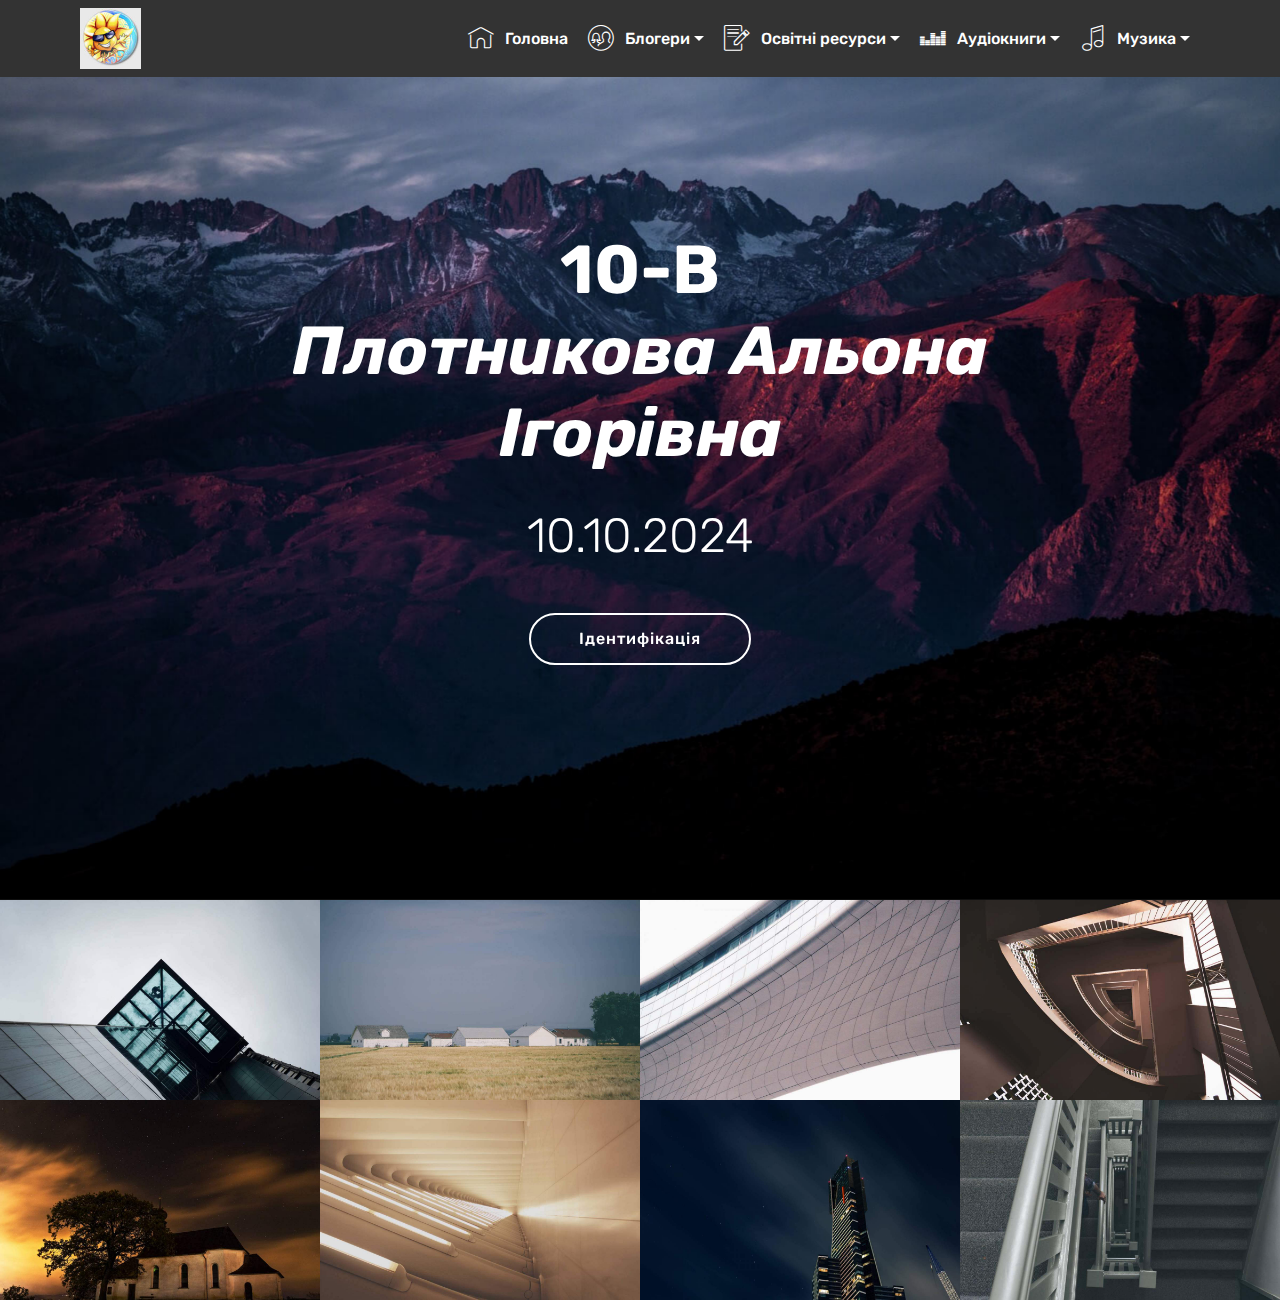
<file: index.html>
<!DOCTYPE html>
<html >
<head>
  <!-- Site made with Mobirise Website Builder v4.7.8, https://mobirise.com -->
  <meta charset="UTF-8">
  <meta http-equiv="X-UA-Compatible" content="IE=edge">
  <meta name="generator" content="Mobirise v4.7.8, mobirise.com">
  <meta name="viewport" content="width=device-width, initial-scale=1, minimum-scale=1">
  <link rel="shortcut icon" href="assets/images/sunny-122x122.jpg" type="image/x-icon">
  <meta name="description" content="Головна">
  <title>Головна</title>
  <link rel="stylesheet" href="assets/web/assets/mobirise-icons/mobirise-icons.css">
  <link rel="stylesheet" href="assets/tether/tether.min.css">
  <link rel="stylesheet" href="assets/bootstrap/css/bootstrap.min.css">
  <link rel="stylesheet" href="assets/bootstrap/css/bootstrap-grid.min.css">
  <link rel="stylesheet" href="assets/bootstrap/css/bootstrap-reboot.min.css">
  <link rel="stylesheet" href="assets/dropdown/css/style.css">
  <link rel="stylesheet" href="assets/socicon/css/styles.css">
  <link rel="stylesheet" href="assets/theme/css/style.css">
  <link rel="stylesheet" href="assets/gallery/style.css">
  <link rel="stylesheet" href="assets/mobirise/css/mbr-additional.css" type="text/css">
  
  
  
</head>
<body>
  <section class="menu cid-qTkzRZLJNu" once="menu" id="menu1-0">

    

    <nav class="navbar navbar-expand beta-menu navbar-dropdown align-items-center navbar-fixed-top navbar-toggleable-sm">
        <button class="navbar-toggler navbar-toggler-right" type="button" data-toggle="collapse" data-target="#navbarSupportedContent" aria-controls="navbarSupportedContent" aria-expanded="false" aria-label="Toggle navigation">
            <div class="hamburger">
                <span></span>
                <span></span>
                <span></span>
                <span></span>
            </div>
        </button>
        <div class="menu-logo">
            <div class="navbar-brand">
                <span class="navbar-logo">
                    
                         <img src="assets/images/sunny-122x122.jpg" alt="" title="" style="height: 3.8rem;">
                    
                </span>
                <span class="navbar-caption-wrap"><a class="navbar-caption text-white display-4" href="https://mobirise.com"></a></span>
            </div>
        </div>
        <div class="collapse navbar-collapse" id="navbarSupportedContent">
            <ul class="navbar-nav nav-dropdown nav-right" data-app-modern-menu="true"><li class="nav-item">
                    <a class="nav-link link text-white display-7" href="index.html">
                        <span class="mbri-home mbr-iconfont mbr-iconfont-btn"></span>
                        Головна</a>
                </li><li class="nav-item dropdown"><a class="nav-link link text-white dropdown-toggle display-7" href="https://mobirise.com" data-toggle="dropdown-submenu" aria-expanded="false"><span class="mbri-users mbr-iconfont mbr-iconfont-btn"></span>
                        Блогери</a><div class="dropdown-menu"><a class="text-white dropdown-item display-7" href="https://www.instagram.com/alana_venum/" target="_blank">Олена Венум</a><a class="text-white dropdown-item display-7" href="https://www.instagram.com/__samburska/?utm_source=ig_embed&ig_rid=2ecb47ff-d0c1-417d-a21e-6f97567b6ca1" aria-expanded="false" target="_blank">Таня Самбурська</a><a class="text-white dropdown-item display-7" href="https://www.instagram.com/kodzayeva/?utm_source=ig_embed&ig_rid=b804683e-ef5c-4dfc-aaa2-06a6b6b51d64" aria-expanded="false" target="_blank">Тетяна Кодзаєва</a></div></li><li class="nav-item dropdown"><a class="nav-link link text-white dropdown-toggle display-7" href="https://mobirise.com" data-toggle="dropdown-submenu" aria-expanded="false"><span class="mbri-edit mbr-iconfont mbr-iconfont-btn"></span>
                        Освітні ресурси</a><div class="dropdown-menu"><a class="text-white dropdown-item display-7" href="https://lms.e-school.net.ua/" target="_blank">Всеукраїнська школа онлайн</a><a class="text-white dropdown-item display-7" href="https://znohub.online/" target="_blank">ЗНОХАБ</a><a class="text-white dropdown-item display-7" href="https://ilearn.org.ua/" target="_blank">iLearn</a></div></li>
                <li class="nav-item dropdown">
                    <a class="nav-link link text-white dropdown-toggle display-7" href="https://mobirise.com" data-toggle="dropdown-submenu" aria-expanded="false"><span class="socicon socicon-deezer mbr-iconfont mbr-iconfont-btn"></span>
                        Аудіокниги</a><div class="dropdown-menu"><a class="text-white dropdown-item display-7" href="audio_harry_potter.html">Гаррі Поттер</a><a class="text-white dropdown-item display-7" href="audio_vse_zarady_gry.html">Все заради гри</a><a class="text-white dropdown-item display-7" href="audio_kaydasheva_simya.html">Кайдашева Сім'я</a></div>
                </li><li class="nav-item dropdown"><a class="nav-link link text-white dropdown-toggle display-7" href="https://mobirise.com" aria-expanded="false" data-toggle="dropdown-submenu"><span class="mbri-music mbr-iconfont mbr-iconfont-btn"></span>Музика</a><div class="dropdown-menu"><a class="text-white dropdown-item display-7" href="music_green_day.html" aria-expanded="false">Green day</a><a class="text-white dropdown-item display-7" href="music_msi.html" aria-expanded="false">MSI</a><a class="text-white dropdown-item display-7" href="music_mccafferty.html" aria-expanded="false">McCafferty</a></div></li></ul>
            
        </div>
    </nav>
</section>

<section class="engine"><a href="https://mobirise.me/h">create a web page</a></section><section class="cid-qTkA127IK8 mbr-fullscreen mbr-parallax-background" id="header2-1">

    

    

    <div class="container align-center">
        <div class="row justify-content-md-center">
            <div class="mbr-white col-md-10">
                <h1 class="mbr-section-title mbr-bold pb-3 mbr-fonts-style display-1">10-В<br><em>Плотникова Альона Ігорівна</em></h1>
                
                <p class="mbr-text pb-3 mbr-fonts-style display-2">10.10.2024</p>
                <div class="mbr-section-btn"><a class="btn btn-md btn-white-outline display-4" href="photo.html">Ідентифікація</a></div>
            </div>
        </div>
    </div>
    
</section>

<section class="mbr-gallery mbr-slider-carousel cid-uqsgNCTg3M" id="gallery3-r">

    

    <div>
        <div><!-- Filter --><!-- Gallery --><div class="mbr-gallery-row"><div class="mbr-gallery-layout-default"><div><div><div class="mbr-gallery-item mbr-gallery-item--pNaN" data-video-url="false" data-tags="Потрясающие"><div href="#lb-gallery3-r" data-slide-to="0" data-toggle="modal"><img src="assets/images/gallery00.jpg" alt="" title=""><span class="icon-focus"></span></div></div><div class="mbr-gallery-item mbr-gallery-item--pNaN" data-video-url="false" data-tags="Отзывчивый"><div href="#lb-gallery3-r" data-slide-to="1" data-toggle="modal"><img src="assets/images/gallery01.jpg" alt="" title=""><span class="icon-focus"></span></div></div><div class="mbr-gallery-item mbr-gallery-item--pNaN" data-video-url="false" data-tags="Творческий"><div href="#lb-gallery3-r" data-slide-to="2" data-toggle="modal"><img src="assets/images/gallery02.jpg" alt="" title=""><span class="icon-focus"></span></div></div><div class="mbr-gallery-item mbr-gallery-item--pNaN" data-video-url="false" data-tags="Анимированный"><div href="#lb-gallery3-r" data-slide-to="3" data-toggle="modal"><img src="assets/images/gallery03.jpg" alt="" title=""><span class="icon-focus"></span></div></div><div class="mbr-gallery-item mbr-gallery-item--pNaN" data-video-url="false" data-tags="Потрясающие"><div href="#lb-gallery3-r" data-slide-to="4" data-toggle="modal"><img src="assets/images/gallery04.jpg" alt="" title=""><span class="icon-focus"></span></div></div><div class="mbr-gallery-item mbr-gallery-item--pNaN" data-video-url="false" data-tags="Потрясающие"><div href="#lb-gallery3-r" data-slide-to="5" data-toggle="modal"><img src="assets/images/gallery05.jpg" alt="" title=""><span class="icon-focus"></span></div></div><div class="mbr-gallery-item mbr-gallery-item--pNaN" data-video-url="false" data-tags="Отзывчивый"><div href="#lb-gallery3-r" data-slide-to="6" data-toggle="modal"><img src="assets/images/gallery06.jpg" alt="" title=""><span class="icon-focus"></span></div></div><div class="mbr-gallery-item mbr-gallery-item--pNaN" data-video-url="false" data-tags="Анимированный"><div href="#lb-gallery3-r" data-slide-to="7" data-toggle="modal"><img src="assets/images/gallery07.jpg" alt="" title=""><span class="icon-focus"></span></div></div></div></div><div class="clearfix"></div></div></div><!-- Lightbox --><div data-app-prevent-settings="" class="mbr-slider modal fade carousel slide" tabindex="-1" data-keyboard="true" data-interval="false" id="lb-gallery3-r"><div class="modal-dialog"><div class="modal-content"><div class="modal-body"><div class="carousel-inner"><div class="carousel-item active"><img src="assets/images/gallery00.jpg" alt="" title=""></div><div class="carousel-item"><img src="assets/images/gallery01.jpg" alt="" title=""></div><div class="carousel-item"><img src="assets/images/gallery02.jpg" alt="" title=""></div><div class="carousel-item"><img src="assets/images/gallery03.jpg" alt="" title=""></div><div class="carousel-item"><img src="assets/images/gallery04.jpg" alt="" title=""></div><div class="carousel-item"><img src="assets/images/gallery05.jpg" alt="" title=""></div><div class="carousel-item"><img src="assets/images/gallery06.jpg" alt="" title=""></div><div class="carousel-item"><img src="assets/images/gallery07.jpg" alt="" title=""></div></div><a class="carousel-control carousel-control-prev" role="button" data-slide="prev" href="#lb-gallery3-r"><span class="mbri-left mbr-iconfont" aria-hidden="true"></span><span class="sr-only">Previous</span></a><a class="carousel-control carousel-control-next" role="button" data-slide="next" href="#lb-gallery3-r"><span class="mbri-right mbr-iconfont" aria-hidden="true"></span><span class="sr-only">Next</span></a><a class="close" href="#" role="button" data-dismiss="modal"><span class="sr-only">Close</span></a></div></div></div></div></div>
    </div>

</section>


  <script src="assets/web/assets/jquery/jquery.min.js"></script>
  <script src="assets/popper/popper.min.js"></script>
  <script src="assets/tether/tether.min.js"></script>
  <script src="assets/bootstrap/js/bootstrap.min.js"></script>
  <script src="assets/smoothscroll/smooth-scroll.js"></script>
  <script src="assets/dropdown/js/script.min.js"></script>
  <script src="assets/touchswipe/jquery.touch-swipe.min.js"></script>
  <script src="assets/masonry/masonry.pkgd.min.js"></script>
  <script src="assets/imagesloaded/imagesloaded.pkgd.min.js"></script>
  <script src="assets/bootstrapcarouselswipe/bootstrap-carousel-swipe.js"></script>
  <script src="assets/vimeoplayer/jquery.mb.vimeo_player.js"></script>
  <script src="assets/parallax/jarallax.min.js"></script>
  <script src="assets/theme/js/script.js"></script>
  <script src="assets/gallery/player.min.js"></script>
  <script src="assets/gallery/script.js"></script>
  <script src="assets/slidervideo/script.js"></script>
  
  
</body>
</html>
</file>
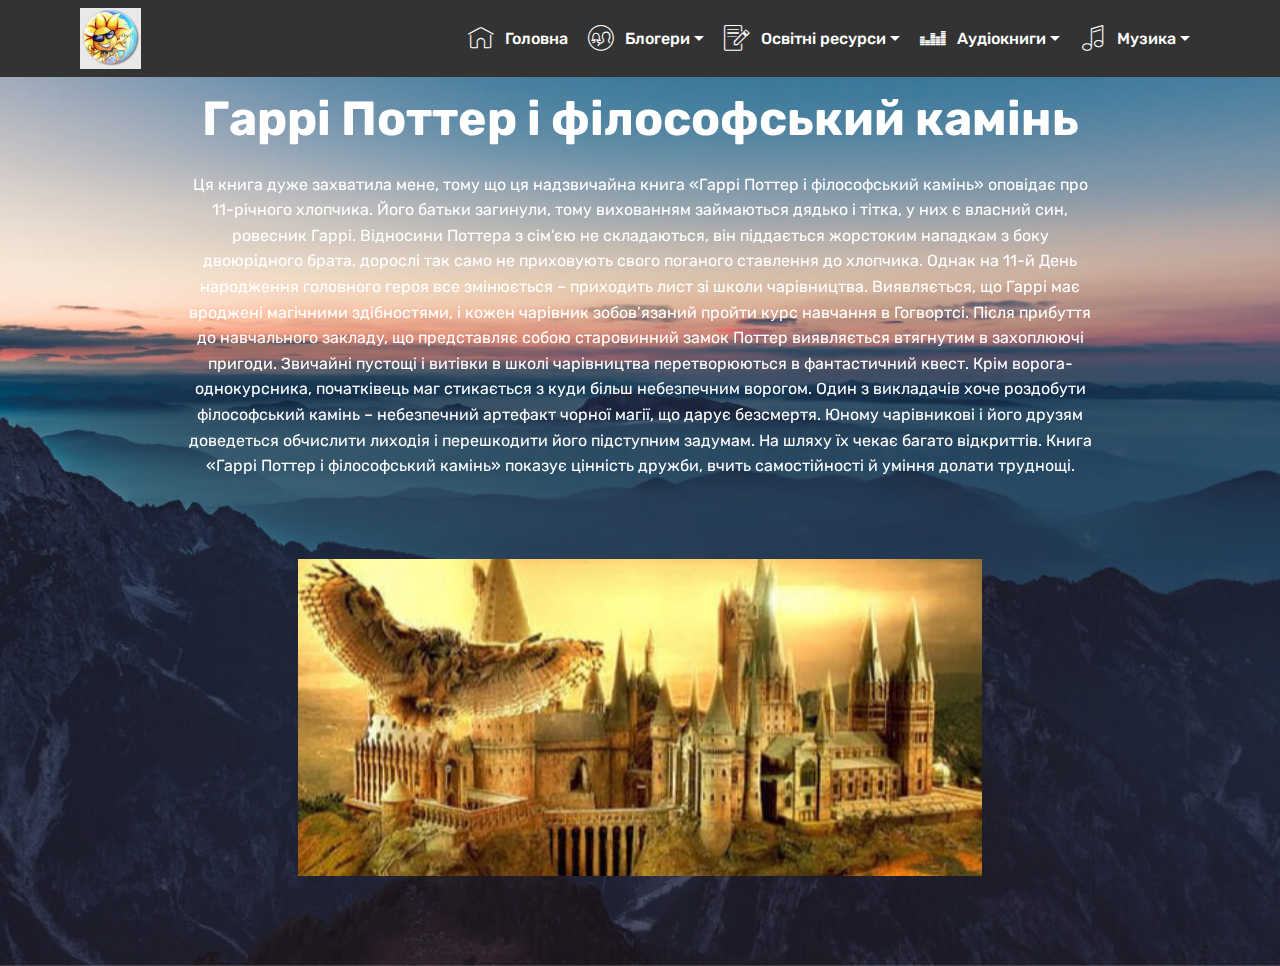
<file: audio_harry_potter.html>
<!DOCTYPE html>
<html >
<head>
  <!-- Site made with Mobirise Website Builder v4.7.8, https://mobirise.com -->
  <meta charset="UTF-8">
  <meta http-equiv="X-UA-Compatible" content="IE=edge">
  <meta name="generator" content="Mobirise v4.7.8, mobirise.com">
  <meta name="viewport" content="width=device-width, initial-scale=1, minimum-scale=1">
  <link rel="shortcut icon" href="assets/images/sunny-122x122.jpg" type="image/x-icon">
  <meta name="description" content="Аудіокнига Гаррі Поттер">
  <title>Аудіокнига Гаррі Поттер</title>
  <link rel="stylesheet" href="assets/web/assets/mobirise-icons/mobirise-icons.css">
  <link rel="stylesheet" href="assets/tether/tether.min.css">
  <link rel="stylesheet" href="assets/bootstrap/css/bootstrap.min.css">
  <link rel="stylesheet" href="assets/bootstrap/css/bootstrap-grid.min.css">
  <link rel="stylesheet" href="assets/bootstrap/css/bootstrap-reboot.min.css">
  <link rel="stylesheet" href="assets/socicon/css/styles.css">
  <link rel="stylesheet" href="assets/dropdown/css/style.css">
  <link rel="stylesheet" href="assets/theme/css/style.css">
  <link rel="stylesheet" href="assets/mobirise/css/mbr-additional.css" type="text/css">
  
  
  
</head>
<body>
  <section class="menu cid-qTkzRZLJNu" once="menu" id="menu1-9">

    

    <nav class="navbar navbar-expand beta-menu navbar-dropdown align-items-center navbar-fixed-top navbar-toggleable-sm">
        <button class="navbar-toggler navbar-toggler-right" type="button" data-toggle="collapse" data-target="#navbarSupportedContent" aria-controls="navbarSupportedContent" aria-expanded="false" aria-label="Toggle navigation">
            <div class="hamburger">
                <span></span>
                <span></span>
                <span></span>
                <span></span>
            </div>
        </button>
        <div class="menu-logo">
            <div class="navbar-brand">
                <span class="navbar-logo">
                    
                         <img src="assets/images/sunny-122x122.jpg" alt="" title="" style="height: 3.8rem;">
                    
                </span>
                <span class="navbar-caption-wrap"><a class="navbar-caption text-white display-4" href="https://mobirise.com"></a></span>
            </div>
        </div>
        <div class="collapse navbar-collapse" id="navbarSupportedContent">
            <ul class="navbar-nav nav-dropdown nav-right" data-app-modern-menu="true"><li class="nav-item">
                    <a class="nav-link link text-white display-7" href="index.html">
                        <span class="mbri-home mbr-iconfont mbr-iconfont-btn"></span>
                        Головна</a>
                </li><li class="nav-item dropdown"><a class="nav-link link text-white dropdown-toggle display-7" href="https://mobirise.com" data-toggle="dropdown-submenu" aria-expanded="false"><span class="mbri-users mbr-iconfont mbr-iconfont-btn"></span>
                        Блогери</a><div class="dropdown-menu"><a class="text-white dropdown-item display-7" href="https://www.instagram.com/alana_venum/" target="_blank">Олена Венум</a><a class="text-white dropdown-item display-7" href="https://www.instagram.com/__samburska/?utm_source=ig_embed&ig_rid=2ecb47ff-d0c1-417d-a21e-6f97567b6ca1" aria-expanded="false" target="_blank">Таня Самбурська</a><a class="text-white dropdown-item display-7" href="https://www.instagram.com/kodzayeva/?utm_source=ig_embed&ig_rid=b804683e-ef5c-4dfc-aaa2-06a6b6b51d64" aria-expanded="false" target="_blank">Тетяна Кодзаєва</a></div></li><li class="nav-item dropdown"><a class="nav-link link text-white dropdown-toggle display-7" href="https://mobirise.com" data-toggle="dropdown-submenu" aria-expanded="false"><span class="mbri-edit mbr-iconfont mbr-iconfont-btn"></span>
                        Освітні ресурси</a><div class="dropdown-menu"><a class="text-white dropdown-item display-7" href="https://lms.e-school.net.ua/" target="_blank">Всеукраїнська школа онлайн</a><a class="text-white dropdown-item display-7" href="https://znohub.online/" target="_blank">ЗНОХАБ</a><a class="text-white dropdown-item display-7" href="https://ilearn.org.ua/" target="_blank">iLearn</a></div></li>
                <li class="nav-item dropdown">
                    <a class="nav-link link text-white dropdown-toggle display-7" href="https://mobirise.com" data-toggle="dropdown-submenu" aria-expanded="false"><span class="socicon socicon-deezer mbr-iconfont mbr-iconfont-btn"></span>
                        Аудіокниги</a><div class="dropdown-menu"><a class="text-white dropdown-item display-7" href="audio_harry_potter.html">Гаррі Поттер</a><a class="text-white dropdown-item display-7" href="audio_vse_zarady_gry.html">Все заради гри</a><a class="text-white dropdown-item display-7" href="audio_kaydasheva_simya.html">Кайдашева Сім'я</a></div>
                </li><li class="nav-item dropdown"><a class="nav-link link text-white dropdown-toggle display-7" href="https://mobirise.com" aria-expanded="false" data-toggle="dropdown-submenu"><span class="mbri-music mbr-iconfont mbr-iconfont-btn"></span>Музика</a><div class="dropdown-menu"><a class="text-white dropdown-item display-7" href="music_green_day.html" aria-expanded="false">Green day</a><a class="text-white dropdown-item display-7" href="music_msi.html" aria-expanded="false">MSI</a><a class="text-white dropdown-item display-7" href="music_mccafferty.html" aria-expanded="false">McCafferty</a></div></li></ul>
            
        </div>
    </nav>
</section>

<section class="engine"><a href="https://mobirise.me/n">free landing page html templates</a></section><section class="header4 cid-uqrUqmzZxT mbr-parallax-background" id="header4-a">

    

    

    <div class="container">
        <div class="row justify-content-md-center">
            <div class="media-content col-md-10">
                <h1 class="mbr-section-title align-center mbr-white pb-3 mbr-bold mbr-fonts-style display-2">Гаррі Поттер і філософський камінь</h1>
                
                <div class="mbr-text align-center mbr-white pb-3">
                    <p class="mbr-text mbr-fonts-style display-7">Ця книга дуже захватила мене, тому що ця надзвичайна книга «Гаррі Поттер і філософський камінь» оповідає про 11-річного хлопчика. Його батьки загинули, тому вихованням займаються дядько і тітка, у них є власний син, ровесник Гаррі. Відносини Поттера з сім’єю не складаються, він піддається жорстоким нападкам з боку двоюрідного брата, дорослі так само не приховують свого поганого ставлення до хлопчика. Однак на 11-й День народження головного героя все змінюється – приходить лист зі школи чарівництва. Виявляється, що Гаррі має вроджені магічними здібностями, і кожен чарівник зобов’язаний пройти курс навчання в Гогвортсі. Після прибуття до навчального закладу, що представляє собою старовинний замок Поттер виявляється втягнутим в захоплюючі пригоди. Звичайні пустощі і витівки в школі чарівництва перетворюються в фантастичний квест. Крім ворога-однокурсника, початківець маг стикається з куди більш небезпечним ворогом. Один з викладачів хоче роздобути філософський камінь – небезпечний артефакт чорної магії, що дарує безсмертя. Юному чарівникові і його друзям доведеться обчислити лиходія і перешкодити його підступним задумам. На шляху їх чекає багато відкриттів. Книга «Гаррі Поттер і філософський камінь» показує цінність дружби, вчить самостійності й уміння долати труднощі.
<br></p>
                </div>
                
            </div>
            <div class="mbr-figure pt-5">
                <img src="assets/images/harry-potter-1-500x355.jpg" alt="" title="" style="width: 60%;">
            </div>
        </div>
    </div>
</section>


  <script src="assets/web/assets/jquery/jquery.min.js"></script>
  <script src="assets/popper/popper.min.js"></script>
  <script src="assets/tether/tether.min.js"></script>
  <script src="assets/bootstrap/js/bootstrap.min.js"></script>
  <script src="assets/dropdown/js/script.min.js"></script>
  <script src="assets/touchswipe/jquery.touch-swipe.min.js"></script>
  <script src="assets/parallax/jarallax.min.js"></script>
  <script src="assets/smoothscroll/smooth-scroll.js"></script>
  <script src="assets/theme/js/script.js"></script>
  
  
</body>
</html>
</file>
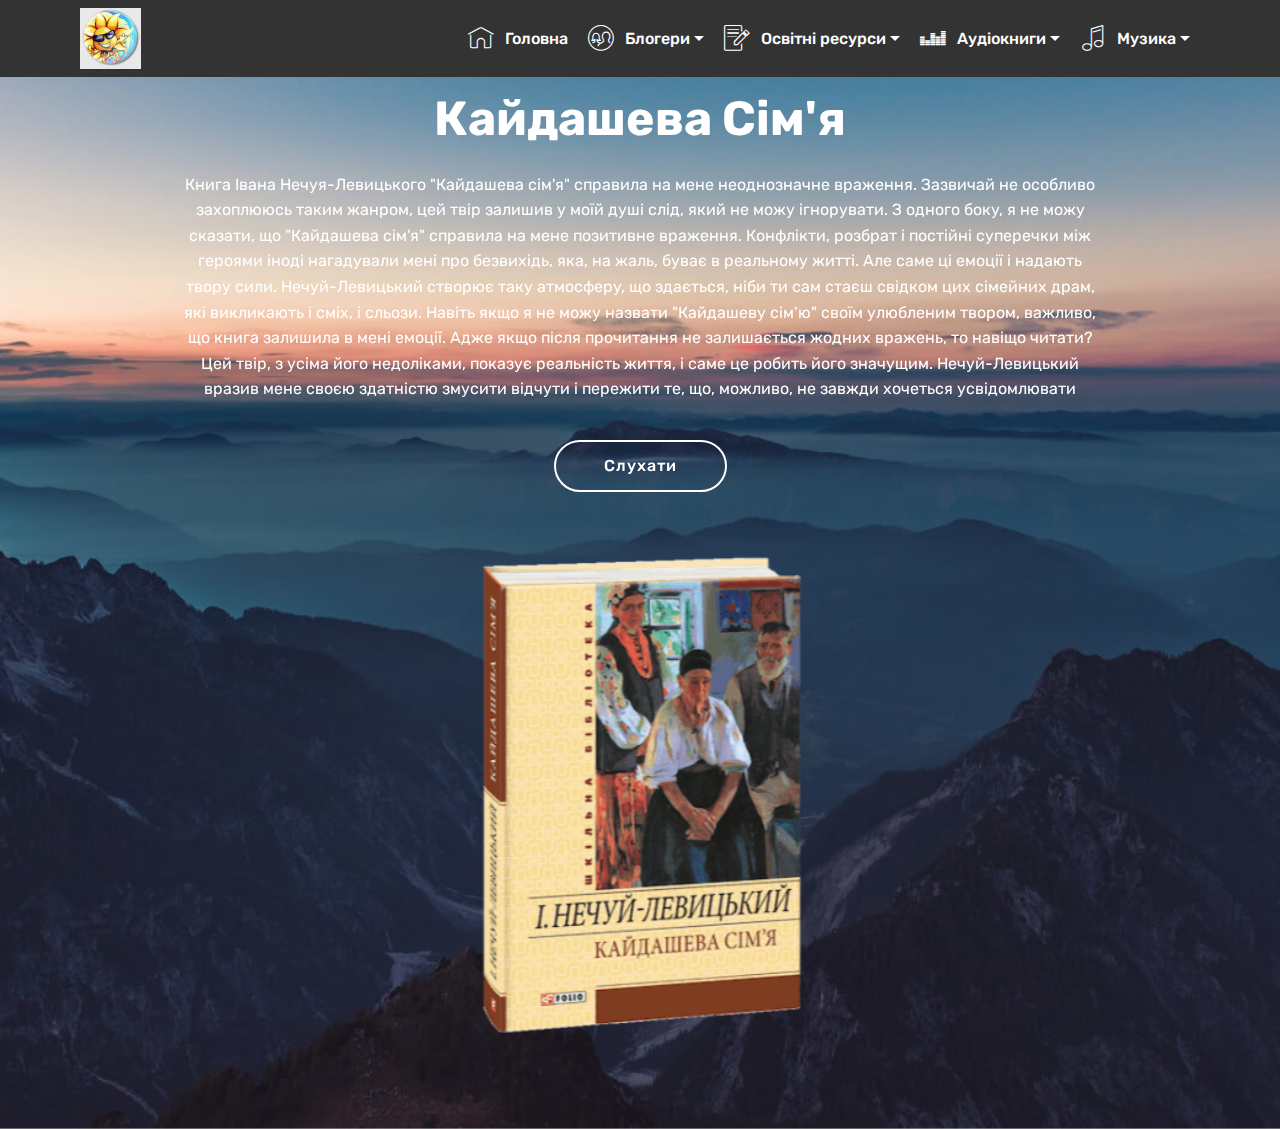
<file: audio_kaydasheva_simya.html>
<!DOCTYPE html>
<html >
<head>
  <!-- Site made with Mobirise Website Builder v4.7.8, https://mobirise.com -->
  <meta charset="UTF-8">
  <meta http-equiv="X-UA-Compatible" content="IE=edge">
  <meta name="generator" content="Mobirise v4.7.8, mobirise.com">
  <meta name="viewport" content="width=device-width, initial-scale=1, minimum-scale=1">
  <link rel="shortcut icon" href="assets/images/sunny-122x122.jpg" type="image/x-icon">
  <meta name="description" content="Аудіокнига Кайдашева Сім'я">
  <title>Аудіокнига Кайдашева Сім'я</title>
  <link rel="stylesheet" href="assets/web/assets/mobirise-icons/mobirise-icons.css">
  <link rel="stylesheet" href="assets/tether/tether.min.css">
  <link rel="stylesheet" href="assets/bootstrap/css/bootstrap.min.css">
  <link rel="stylesheet" href="assets/bootstrap/css/bootstrap-grid.min.css">
  <link rel="stylesheet" href="assets/bootstrap/css/bootstrap-reboot.min.css">
  <link rel="stylesheet" href="assets/socicon/css/styles.css">
  <link rel="stylesheet" href="assets/dropdown/css/style.css">
  <link rel="stylesheet" href="assets/theme/css/style.css">
  <link rel="stylesheet" href="assets/mobirise/css/mbr-additional.css" type="text/css">
  
  
  
</head>
<body>
  <section class="menu cid-qTkzRZLJNu" once="menu" id="menu1-d">

    

    <nav class="navbar navbar-expand beta-menu navbar-dropdown align-items-center navbar-fixed-top navbar-toggleable-sm">
        <button class="navbar-toggler navbar-toggler-right" type="button" data-toggle="collapse" data-target="#navbarSupportedContent" aria-controls="navbarSupportedContent" aria-expanded="false" aria-label="Toggle navigation">
            <div class="hamburger">
                <span></span>
                <span></span>
                <span></span>
                <span></span>
            </div>
        </button>
        <div class="menu-logo">
            <div class="navbar-brand">
                <span class="navbar-logo">
                    
                         <img src="assets/images/sunny-122x122.jpg" alt="" title="" style="height: 3.8rem;">
                    
                </span>
                <span class="navbar-caption-wrap"><a class="navbar-caption text-white display-4" href="https://mobirise.com"></a></span>
            </div>
        </div>
        <div class="collapse navbar-collapse" id="navbarSupportedContent">
            <ul class="navbar-nav nav-dropdown nav-right" data-app-modern-menu="true"><li class="nav-item">
                    <a class="nav-link link text-white display-7" href="index.html">
                        <span class="mbri-home mbr-iconfont mbr-iconfont-btn"></span>
                        Головна</a>
                </li><li class="nav-item dropdown"><a class="nav-link link text-white dropdown-toggle display-7" href="https://mobirise.com" data-toggle="dropdown-submenu" aria-expanded="false"><span class="mbri-users mbr-iconfont mbr-iconfont-btn"></span>
                        Блогери</a><div class="dropdown-menu"><a class="text-white dropdown-item display-7" href="https://www.instagram.com/alana_venum/" target="_blank">Олена Венум</a><a class="text-white dropdown-item display-7" href="https://www.instagram.com/__samburska/?utm_source=ig_embed&ig_rid=2ecb47ff-d0c1-417d-a21e-6f97567b6ca1" aria-expanded="false" target="_blank">Таня Самбурська</a><a class="text-white dropdown-item display-7" href="https://www.instagram.com/kodzayeva/?utm_source=ig_embed&ig_rid=b804683e-ef5c-4dfc-aaa2-06a6b6b51d64" aria-expanded="false" target="_blank">Тетяна Кодзаєва</a></div></li><li class="nav-item dropdown"><a class="nav-link link text-white dropdown-toggle display-7" href="https://mobirise.com" data-toggle="dropdown-submenu" aria-expanded="false"><span class="mbri-edit mbr-iconfont mbr-iconfont-btn"></span>
                        Освітні ресурси</a><div class="dropdown-menu"><a class="text-white dropdown-item display-7" href="https://lms.e-school.net.ua/" target="_blank">Всеукраїнська школа онлайн</a><a class="text-white dropdown-item display-7" href="https://znohub.online/" target="_blank">ЗНОХАБ</a><a class="text-white dropdown-item display-7" href="https://ilearn.org.ua/" target="_blank">iLearn</a></div></li>
                <li class="nav-item dropdown">
                    <a class="nav-link link text-white dropdown-toggle display-7" href="https://mobirise.com" data-toggle="dropdown-submenu" aria-expanded="false"><span class="socicon socicon-deezer mbr-iconfont mbr-iconfont-btn"></span>
                        Аудіокниги</a><div class="dropdown-menu"><a class="text-white dropdown-item display-7" href="audio_harry_potter.html">Гаррі Поттер</a><a class="text-white dropdown-item display-7" href="audio_vse_zarady_gry.html">Все заради гри</a><a class="text-white dropdown-item display-7" href="audio_kaydasheva_simya.html">Кайдашева Сім'я</a></div>
                </li><li class="nav-item dropdown"><a class="nav-link link text-white dropdown-toggle display-7" href="https://mobirise.com" aria-expanded="false" data-toggle="dropdown-submenu"><span class="mbri-music mbr-iconfont mbr-iconfont-btn"></span>Музика</a><div class="dropdown-menu"><a class="text-white dropdown-item display-7" href="music_green_day.html" aria-expanded="false">Green day</a><a class="text-white dropdown-item display-7" href="music_msi.html" aria-expanded="false">MSI</a><a class="text-white dropdown-item display-7" href="music_mccafferty.html" aria-expanded="false">McCafferty</a></div></li></ul>
            
        </div>
    </nav>
</section>

<section class="engine"><a href="https://mobirise.me/a">Mobirise review</a></section><section class="header4 cid-uqs1rwBPwC mbr-parallax-background" id="header4-e">

    

    

    <div class="container">
        <div class="row justify-content-md-center">
            <div class="media-content col-md-10">
                <h1 class="mbr-section-title align-center mbr-white pb-3 mbr-bold mbr-fonts-style display-2">
                    Кайдашева Сім'я</h1>
                
                <div class="mbr-text align-center mbr-white pb-3">
                    <p class="mbr-text mbr-fonts-style display-7">Книга Івана Нечуя-Левицького "Кайдашева сім'я" справила на мене неоднозначне враження. Зазвичай не особливо захоплююсь таким жанром, цей твір залишив у моїй душі слід, який не можу ігнорувати. З одного боку, я не можу сказати, що "Кайдашева сім'я" справила на мене позитивне враження. Конфлікти, розбрат і постійні суперечки між героями іноді нагадували мені про безвихідь, яка, на жаль, буває в реальному житті. Але саме ці емоції і надають твору сили. Нечуй-Левицький створює таку атмосферу, що здається, ніби ти сам стаєш свідком цих сімейних драм, які викликають і сміх, і сльози.
Навіть якщо я не можу назвати "Кайдашеву сім’ю" своїм улюбленим твором, важливо, що книга залишила в мені емоції. Адже якщо після прочитання не залишається жодних вражень, то навіщо читати? Цей твір, з усіма його недоліками, показує реальність життя, і саме це робить його значущим. Нечуй-Левицький вразив мене своєю здатністю змусити відчути і пережити те, що, можливо, не завжди хочеться усвідомлювати</p>
                </div>
                <div class="mbr-section-btn align-center"><a class="btn btn-md btn-white-outline display-4" href="https://youtu.be/7uzTbP2tUpg" target="_blank">Слухати</a></div>
            </div>
            <div class="mbr-figure pt-5">
                <img src="assets/images/kaydasheva-simya-279x400.png" alt="" title="" style="width: 30%;">
            </div>
        </div>
    </div>
</section>


  <script src="assets/web/assets/jquery/jquery.min.js"></script>
  <script src="assets/popper/popper.min.js"></script>
  <script src="assets/tether/tether.min.js"></script>
  <script src="assets/bootstrap/js/bootstrap.min.js"></script>
  <script src="assets/dropdown/js/script.min.js"></script>
  <script src="assets/touchswipe/jquery.touch-swipe.min.js"></script>
  <script src="assets/parallax/jarallax.min.js"></script>
  <script src="assets/smoothscroll/smooth-scroll.js"></script>
  <script src="assets/theme/js/script.js"></script>
  
  
</body>
</html>
</file>
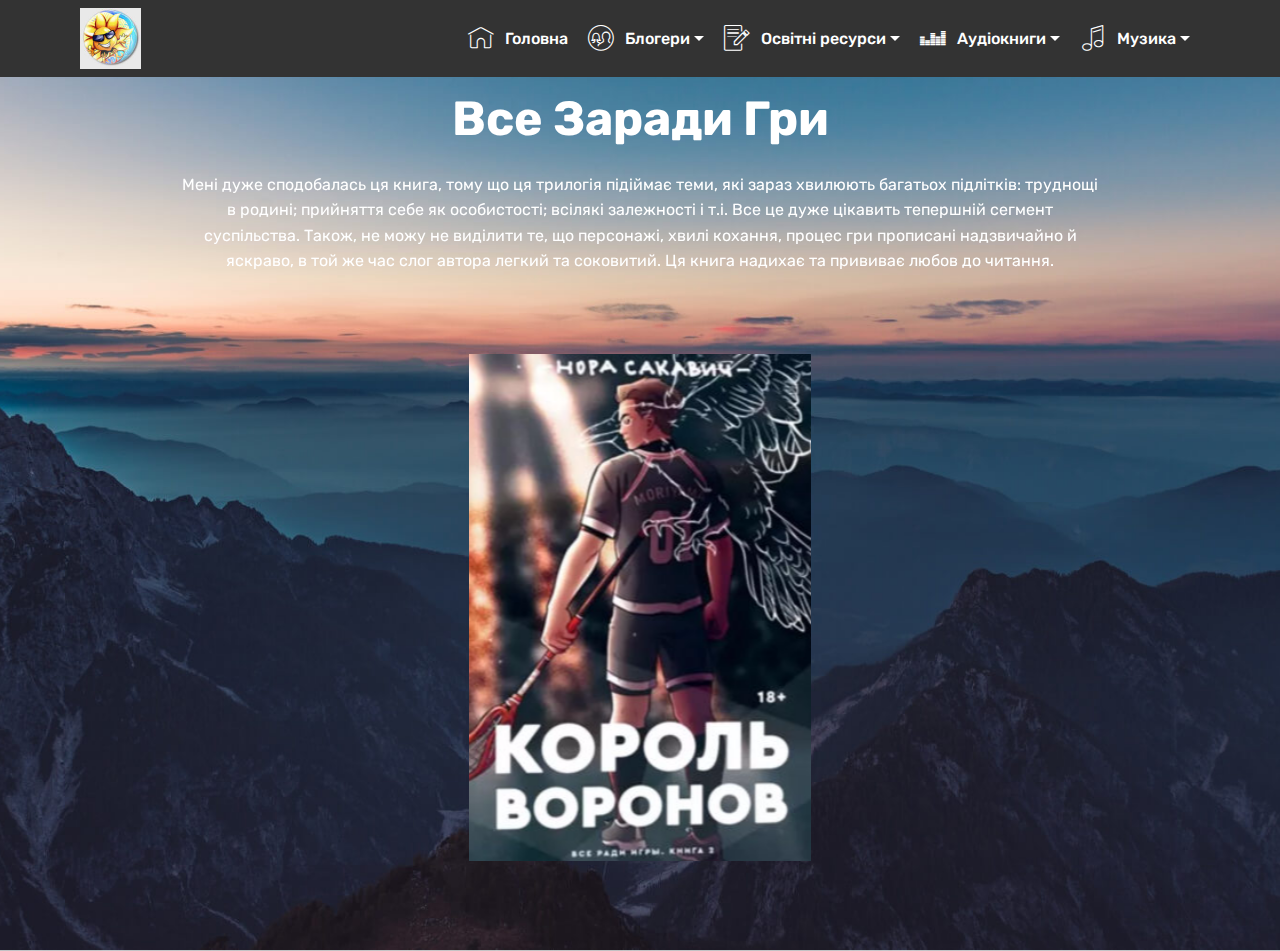
<file: audio_vse_zarady_gry.html>
<!DOCTYPE html>
<html >
<head>
  <!-- Site made with Mobirise Website Builder v4.7.8, https://mobirise.com -->
  <meta charset="UTF-8">
  <meta http-equiv="X-UA-Compatible" content="IE=edge">
  <meta name="generator" content="Mobirise v4.7.8, mobirise.com">
  <meta name="viewport" content="width=device-width, initial-scale=1, minimum-scale=1">
  <link rel="shortcut icon" href="assets/images/sunny-122x122.jpg" type="image/x-icon">
  <meta name="description" content="Аудіокнига Все Заради Гри">
  <title>Аудіокнига Все Заради Гри</title>
  <link rel="stylesheet" href="assets/web/assets/mobirise-icons/mobirise-icons.css">
  <link rel="stylesheet" href="assets/tether/tether.min.css">
  <link rel="stylesheet" href="assets/bootstrap/css/bootstrap.min.css">
  <link rel="stylesheet" href="assets/bootstrap/css/bootstrap-grid.min.css">
  <link rel="stylesheet" href="assets/bootstrap/css/bootstrap-reboot.min.css">
  <link rel="stylesheet" href="assets/socicon/css/styles.css">
  <link rel="stylesheet" href="assets/dropdown/css/style.css">
  <link rel="stylesheet" href="assets/theme/css/style.css">
  <link rel="stylesheet" href="assets/mobirise/css/mbr-additional.css" type="text/css">
  
  
  
</head>
<body>
  <section class="menu cid-qTkzRZLJNu" once="menu" id="menu1-b">

    

    <nav class="navbar navbar-expand beta-menu navbar-dropdown align-items-center navbar-fixed-top navbar-toggleable-sm">
        <button class="navbar-toggler navbar-toggler-right" type="button" data-toggle="collapse" data-target="#navbarSupportedContent" aria-controls="navbarSupportedContent" aria-expanded="false" aria-label="Toggle navigation">
            <div class="hamburger">
                <span></span>
                <span></span>
                <span></span>
                <span></span>
            </div>
        </button>
        <div class="menu-logo">
            <div class="navbar-brand">
                <span class="navbar-logo">
                    
                         <img src="assets/images/sunny-122x122.jpg" alt="" title="" style="height: 3.8rem;">
                    
                </span>
                <span class="navbar-caption-wrap"><a class="navbar-caption text-white display-4" href="https://mobirise.com"></a></span>
            </div>
        </div>
        <div class="collapse navbar-collapse" id="navbarSupportedContent">
            <ul class="navbar-nav nav-dropdown nav-right" data-app-modern-menu="true"><li class="nav-item">
                    <a class="nav-link link text-white display-7" href="index.html">
                        <span class="mbri-home mbr-iconfont mbr-iconfont-btn"></span>
                        Головна</a>
                </li><li class="nav-item dropdown"><a class="nav-link link text-white dropdown-toggle display-7" href="https://mobirise.com" data-toggle="dropdown-submenu" aria-expanded="false"><span class="mbri-users mbr-iconfont mbr-iconfont-btn"></span>
                        Блогери</a><div class="dropdown-menu"><a class="text-white dropdown-item display-7" href="https://www.instagram.com/alana_venum/" target="_blank">Олена Венум</a><a class="text-white dropdown-item display-7" href="https://www.instagram.com/__samburska/?utm_source=ig_embed&ig_rid=2ecb47ff-d0c1-417d-a21e-6f97567b6ca1" aria-expanded="false" target="_blank">Таня Самбурська</a><a class="text-white dropdown-item display-7" href="https://www.instagram.com/kodzayeva/?utm_source=ig_embed&ig_rid=b804683e-ef5c-4dfc-aaa2-06a6b6b51d64" aria-expanded="false" target="_blank">Тетяна Кодзаєва</a></div></li><li class="nav-item dropdown"><a class="nav-link link text-white dropdown-toggle display-7" href="https://mobirise.com" data-toggle="dropdown-submenu" aria-expanded="false"><span class="mbri-edit mbr-iconfont mbr-iconfont-btn"></span>
                        Освітні ресурси</a><div class="dropdown-menu"><a class="text-white dropdown-item display-7" href="https://lms.e-school.net.ua/" target="_blank">Всеукраїнська школа онлайн</a><a class="text-white dropdown-item display-7" href="https://znohub.online/" target="_blank">ЗНОХАБ</a><a class="text-white dropdown-item display-7" href="https://ilearn.org.ua/" target="_blank">iLearn</a></div></li>
                <li class="nav-item dropdown">
                    <a class="nav-link link text-white dropdown-toggle display-7" href="https://mobirise.com" data-toggle="dropdown-submenu" aria-expanded="false"><span class="socicon socicon-deezer mbr-iconfont mbr-iconfont-btn"></span>
                        Аудіокниги</a><div class="dropdown-menu"><a class="text-white dropdown-item display-7" href="audio_harry_potter.html">Гаррі Поттер</a><a class="text-white dropdown-item display-7" href="audio_vse_zarady_gry.html">Все заради гри</a><a class="text-white dropdown-item display-7" href="audio_kaydasheva_simya.html">Кайдашева Сім'я</a></div>
                </li><li class="nav-item dropdown"><a class="nav-link link text-white dropdown-toggle display-7" href="https://mobirise.com" aria-expanded="false" data-toggle="dropdown-submenu"><span class="mbri-music mbr-iconfont mbr-iconfont-btn"></span>Музика</a><div class="dropdown-menu"><a class="text-white dropdown-item display-7" href="music_green_day.html" aria-expanded="false">Green day</a><a class="text-white dropdown-item display-7" href="music_msi.html" aria-expanded="false">MSI</a><a class="text-white dropdown-item display-7" href="music_mccafferty.html" aria-expanded="false">McCafferty</a></div></li></ul>
            
        </div>
    </nav>
</section>

<section class="engine"><a href="https://mobirise.me/f">easy website creator</a></section><section class="header4 cid-uqrXs7Hv7v mbr-parallax-background" id="header4-c">

    

    

    <div class="container">
        <div class="row justify-content-md-center">
            <div class="media-content col-md-10">
                <h1 class="mbr-section-title align-center mbr-white pb-3 mbr-bold mbr-fonts-style display-2">
                    Все Заради Гри</h1>
                
                <div class="mbr-text align-center mbr-white pb-3">
                    <p class="mbr-text mbr-fonts-style display-7">Мені дуже сподобалась ця книга, тому що ця трилогія підіймає теми, які зараз хвилюють багатьох підлітків: труднощі в родині; прийняття себе як особистості; всілякі залежності і т.і. Все це дуже цікавить тепершній сегмент суспільства. Також, не можу не виділити те, що персонажі, хвилі кохання, процес гри прописані надзвичайно й яскраво, в той же час слог автора легкий та соковитий. Ця книга надихає та прививає любов до читання.</p>
                </div>
                
            </div>
            <div class="mbr-figure pt-5">
                <img src="assets/images/vse-zarady-gry-1-341x500.jpg" alt="" title="" style="width: 30%;">
            </div>
        </div>
    </div>
</section>


  <script src="assets/web/assets/jquery/jquery.min.js"></script>
  <script src="assets/popper/popper.min.js"></script>
  <script src="assets/tether/tether.min.js"></script>
  <script src="assets/bootstrap/js/bootstrap.min.js"></script>
  <script src="assets/dropdown/js/script.min.js"></script>
  <script src="assets/touchswipe/jquery.touch-swipe.min.js"></script>
  <script src="assets/parallax/jarallax.min.js"></script>
  <script src="assets/smoothscroll/smooth-scroll.js"></script>
  <script src="assets/theme/js/script.js"></script>
  
  
</body>
</html>
</file>
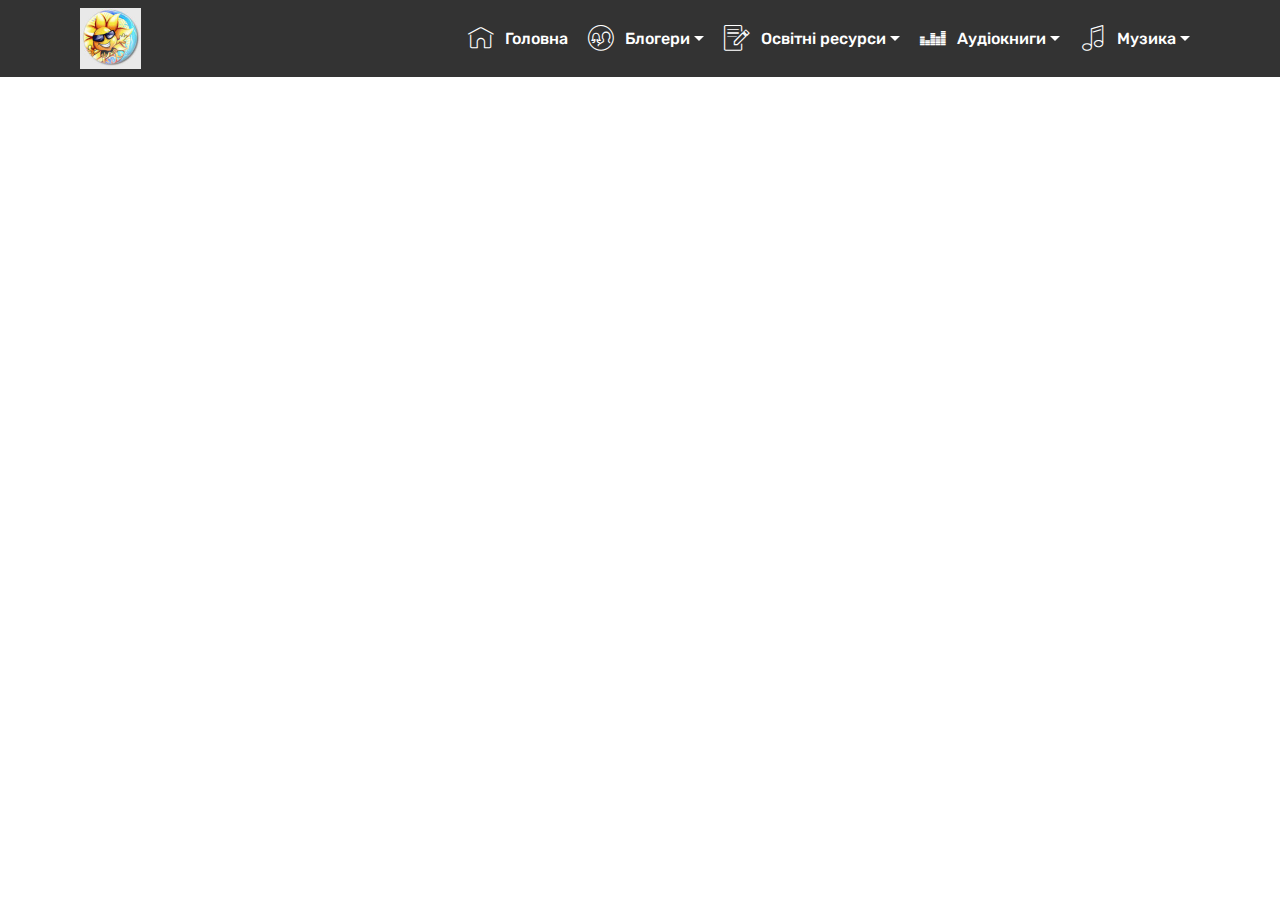
<file: music.html>
<!DOCTYPE html>
<html >
<head>
  <!-- Site made with Mobirise Website Builder v4.7.8, https://mobirise.com -->
  <meta charset="UTF-8">
  <meta http-equiv="X-UA-Compatible" content="IE=edge">
  <meta name="generator" content="Mobirise v4.7.8, mobirise.com">
  <meta name="viewport" content="width=device-width, initial-scale=1, minimum-scale=1">
  <link rel="shortcut icon" href="assets/images/sunny-122x122.jpg" type="image/x-icon">
  <meta name="description" content="Музика">
  <title>Музика</title>
  <link rel="stylesheet" href="assets/web/assets/mobirise-icons/mobirise-icons.css">
  <link rel="stylesheet" href="assets/tether/tether.min.css">
  <link rel="stylesheet" href="assets/bootstrap/css/bootstrap.min.css">
  <link rel="stylesheet" href="assets/bootstrap/css/bootstrap-grid.min.css">
  <link rel="stylesheet" href="assets/bootstrap/css/bootstrap-reboot.min.css">
  <link rel="stylesheet" href="assets/dropdown/css/style.css">
  <link rel="stylesheet" href="assets/socicon/css/styles.css">
  <link rel="stylesheet" href="assets/theme/css/style.css">
  <link rel="stylesheet" href="assets/mobirise/css/mbr-additional.css" type="text/css">
  
  
  
</head>
<body>
  <section class="menu cid-qTkzRZLJNu" once="menu" id="menu1-3">

    

    <nav class="navbar navbar-expand beta-menu navbar-dropdown align-items-center navbar-fixed-top navbar-toggleable-sm">
        <button class="navbar-toggler navbar-toggler-right" type="button" data-toggle="collapse" data-target="#navbarSupportedContent" aria-controls="navbarSupportedContent" aria-expanded="false" aria-label="Toggle navigation">
            <div class="hamburger">
                <span></span>
                <span></span>
                <span></span>
                <span></span>
            </div>
        </button>
        <div class="menu-logo">
            <div class="navbar-brand">
                <span class="navbar-logo">
                    
                         <img src="assets/images/sunny-122x122.jpg" alt="" title="" style="height: 3.8rem;">
                    
                </span>
                <span class="navbar-caption-wrap"><a class="navbar-caption text-white display-4" href="https://mobirise.com"></a></span>
            </div>
        </div>
        <div class="collapse navbar-collapse" id="navbarSupportedContent">
            <ul class="navbar-nav nav-dropdown nav-right" data-app-modern-menu="true"><li class="nav-item">
                    <a class="nav-link link text-white display-7" href="index.html">
                        <span class="mbri-home mbr-iconfont mbr-iconfont-btn"></span>
                        Головна</a>
                </li><li class="nav-item dropdown"><a class="nav-link link text-white dropdown-toggle display-7" href="https://mobirise.com" data-toggle="dropdown-submenu" aria-expanded="false"><span class="mbri-users mbr-iconfont mbr-iconfont-btn"></span>
                        Блогери</a><div class="dropdown-menu"><a class="text-white dropdown-item display-7" href="https://www.instagram.com/alana_venum/" target="_blank">Олена Венум</a><a class="text-white dropdown-item display-7" href="https://www.instagram.com/__samburska/?utm_source=ig_embed&ig_rid=2ecb47ff-d0c1-417d-a21e-6f97567b6ca1" aria-expanded="false" target="_blank">Таня Самбурська</a><a class="text-white dropdown-item display-7" href="https://www.instagram.com/kodzayeva/?utm_source=ig_embed&ig_rid=b804683e-ef5c-4dfc-aaa2-06a6b6b51d64" aria-expanded="false" target="_blank">Тетяна Кодзаєва</a></div></li><li class="nav-item dropdown"><a class="nav-link link text-white dropdown-toggle display-7" href="https://mobirise.com" data-toggle="dropdown-submenu" aria-expanded="false"><span class="mbri-edit mbr-iconfont mbr-iconfont-btn"></span>
                        Освітні ресурси</a><div class="dropdown-menu"><a class="text-white dropdown-item display-7" href="https://lms.e-school.net.ua/" target="_blank">Всеукраїнська школа онлайн</a><a class="text-white dropdown-item display-7" href="https://znohub.online/" target="_blank">ЗНОХАБ</a><a class="text-white dropdown-item display-7" href="https://ilearn.org.ua/" target="_blank">iLearn</a></div></li>
                <li class="nav-item dropdown">
                    <a class="nav-link link text-white dropdown-toggle display-7" href="https://mobirise.com" data-toggle="dropdown-submenu" aria-expanded="false"><span class="socicon socicon-deezer mbr-iconfont mbr-iconfont-btn"></span>
                        Аудіокниги</a><div class="dropdown-menu"><a class="text-white dropdown-item display-7" href="audio_harry_potter.html">Гаррі Поттер</a><a class="text-white dropdown-item display-7" href="audio_vse_zarady_gry.html">Все заради гри</a><a class="text-white dropdown-item display-7" href="audio_kaydasheva_simya.html">Кайдашева Сім'я</a></div>
                </li><li class="nav-item dropdown"><a class="nav-link link text-white dropdown-toggle display-7" href="https://mobirise.com" aria-expanded="false" data-toggle="dropdown-submenu"><span class="mbri-music mbr-iconfont mbr-iconfont-btn"></span>Музика</a><div class="dropdown-menu"><a class="text-white dropdown-item display-7" href="music_green_day.html" aria-expanded="false">Green day</a><a class="text-white dropdown-item display-7" href="music_msi.html" aria-expanded="false">MSI</a><a class="text-white dropdown-item display-7" href="music_mccafferty.html" aria-expanded="false">McCafferty</a></div></li></ul>
            
        </div>
    </nav>
</section>


  <section class="engine"><a href="https://mobirise.me/h">create a web page</a></section><script src="assets/web/assets/jquery/jquery.min.js"></script>
  <script src="assets/popper/popper.min.js"></script>
  <script src="assets/tether/tether.min.js"></script>
  <script src="assets/bootstrap/js/bootstrap.min.js"></script>
  <script src="assets/smoothscroll/smooth-scroll.js"></script>
  <script src="assets/dropdown/js/script.min.js"></script>
  <script src="assets/touchswipe/jquery.touch-swipe.min.js"></script>
  <script src="assets/theme/js/script.js"></script>
  
  
</body>
</html>
</file>
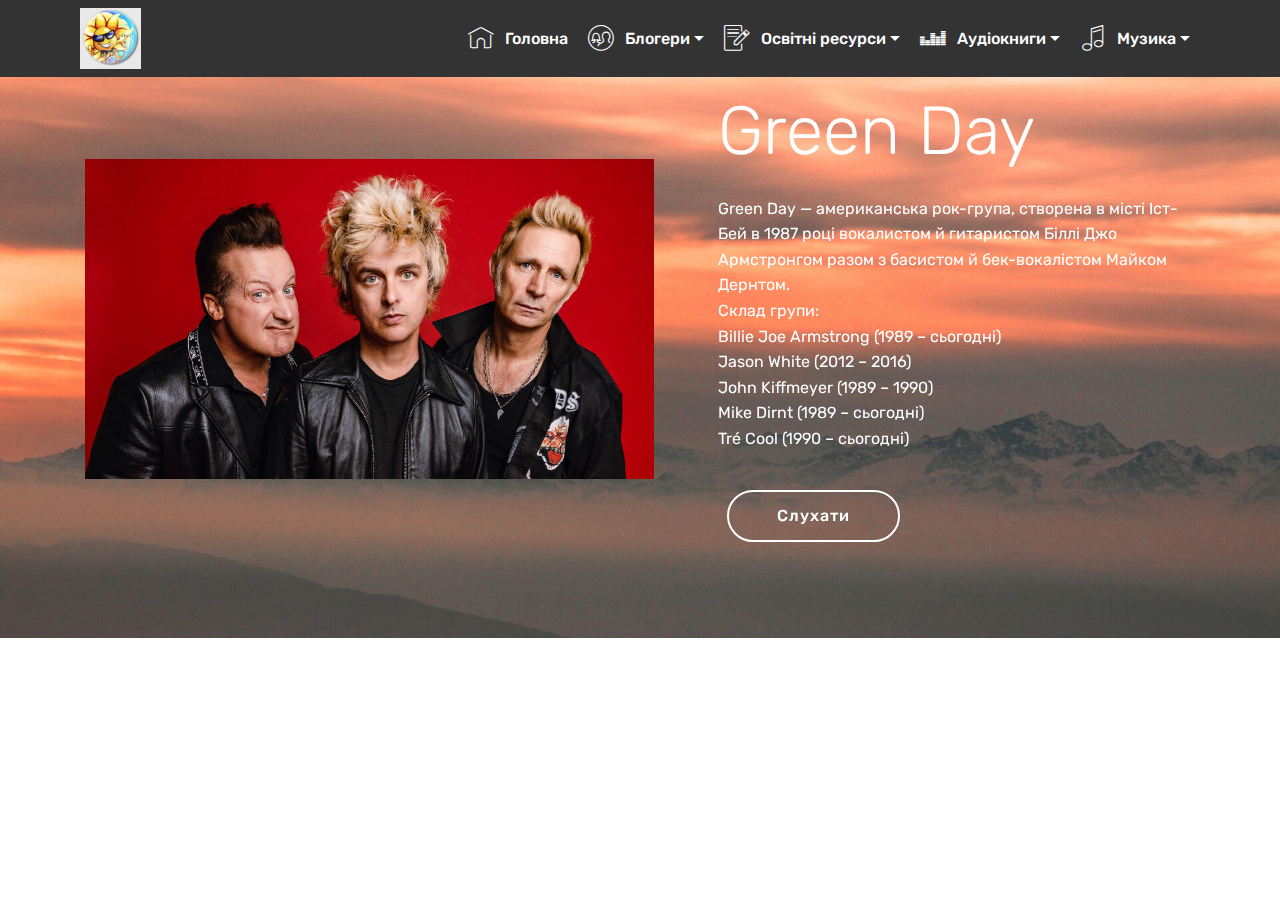
<file: music_green_day.html>
<!DOCTYPE html>
<html >
<head>
  <!-- Site made with Mobirise Website Builder v4.7.8, https://mobirise.com -->
  <meta charset="UTF-8">
  <meta http-equiv="X-UA-Compatible" content="IE=edge">
  <meta name="generator" content="Mobirise v4.7.8, mobirise.com">
  <meta name="viewport" content="width=device-width, initial-scale=1, minimum-scale=1">
  <link rel="shortcut icon" href="assets/images/sunny-122x122.jpg" type="image/x-icon">
  <meta name="description" content="Музика Green Day">
  <title>Музика Green Day</title>
  <link rel="stylesheet" href="assets/web/assets/mobirise-icons/mobirise-icons.css">
  <link rel="stylesheet" href="assets/tether/tether.min.css">
  <link rel="stylesheet" href="assets/bootstrap/css/bootstrap.min.css">
  <link rel="stylesheet" href="assets/bootstrap/css/bootstrap-grid.min.css">
  <link rel="stylesheet" href="assets/bootstrap/css/bootstrap-reboot.min.css">
  <link rel="stylesheet" href="assets/socicon/css/styles.css">
  <link rel="stylesheet" href="assets/dropdown/css/style.css">
  <link rel="stylesheet" href="assets/theme/css/style.css">
  <link rel="stylesheet" href="assets/mobirise/css/mbr-additional.css" type="text/css">
  
  
  
</head>
<body>
  <section class="menu cid-qTkzRZLJNu" once="menu" id="menu1-f">

    

    <nav class="navbar navbar-expand beta-menu navbar-dropdown align-items-center navbar-fixed-top navbar-toggleable-sm">
        <button class="navbar-toggler navbar-toggler-right" type="button" data-toggle="collapse" data-target="#navbarSupportedContent" aria-controls="navbarSupportedContent" aria-expanded="false" aria-label="Toggle navigation">
            <div class="hamburger">
                <span></span>
                <span></span>
                <span></span>
                <span></span>
            </div>
        </button>
        <div class="menu-logo">
            <div class="navbar-brand">
                <span class="navbar-logo">
                    
                         <img src="assets/images/sunny-122x122.jpg" alt="" title="" style="height: 3.8rem;">
                    
                </span>
                <span class="navbar-caption-wrap"><a class="navbar-caption text-white display-4" href="https://mobirise.com"></a></span>
            </div>
        </div>
        <div class="collapse navbar-collapse" id="navbarSupportedContent">
            <ul class="navbar-nav nav-dropdown nav-right" data-app-modern-menu="true"><li class="nav-item">
                    <a class="nav-link link text-white display-7" href="index.html">
                        <span class="mbri-home mbr-iconfont mbr-iconfont-btn"></span>
                        Головна</a>
                </li><li class="nav-item dropdown"><a class="nav-link link text-white dropdown-toggle display-7" href="https://mobirise.com" data-toggle="dropdown-submenu" aria-expanded="false"><span class="mbri-users mbr-iconfont mbr-iconfont-btn"></span>
                        Блогери</a><div class="dropdown-menu"><a class="text-white dropdown-item display-7" href="https://www.instagram.com/alana_venum/" target="_blank">Олена Венум</a><a class="text-white dropdown-item display-7" href="https://www.instagram.com/__samburska/?utm_source=ig_embed&ig_rid=2ecb47ff-d0c1-417d-a21e-6f97567b6ca1" aria-expanded="false" target="_blank">Таня Самбурська</a><a class="text-white dropdown-item display-7" href="https://www.instagram.com/kodzayeva/?utm_source=ig_embed&ig_rid=b804683e-ef5c-4dfc-aaa2-06a6b6b51d64" aria-expanded="false" target="_blank">Тетяна Кодзаєва</a></div></li><li class="nav-item dropdown"><a class="nav-link link text-white dropdown-toggle display-7" href="https://mobirise.com" data-toggle="dropdown-submenu" aria-expanded="false"><span class="mbri-edit mbr-iconfont mbr-iconfont-btn"></span>
                        Освітні ресурси</a><div class="dropdown-menu"><a class="text-white dropdown-item display-7" href="https://lms.e-school.net.ua/" target="_blank">Всеукраїнська школа онлайн</a><a class="text-white dropdown-item display-7" href="https://znohub.online/" target="_blank">ЗНОХАБ</a><a class="text-white dropdown-item display-7" href="https://ilearn.org.ua/" target="_blank">iLearn</a></div></li>
                <li class="nav-item dropdown">
                    <a class="nav-link link text-white dropdown-toggle display-7" href="https://mobirise.com" data-toggle="dropdown-submenu" aria-expanded="false"><span class="socicon socicon-deezer mbr-iconfont mbr-iconfont-btn"></span>
                        Аудіокниги</a><div class="dropdown-menu"><a class="text-white dropdown-item display-7" href="audio_harry_potter.html">Гаррі Поттер</a><a class="text-white dropdown-item display-7" href="audio_vse_zarady_gry.html">Все заради гри</a><a class="text-white dropdown-item display-7" href="audio_kaydasheva_simya.html">Кайдашева Сім'я</a></div>
                </li><li class="nav-item dropdown"><a class="nav-link link text-white dropdown-toggle display-7" href="https://mobirise.com" aria-expanded="false" data-toggle="dropdown-submenu"><span class="mbri-music mbr-iconfont mbr-iconfont-btn"></span>Музика</a><div class="dropdown-menu"><a class="text-white dropdown-item display-7" href="music_green_day.html" aria-expanded="false">Green day</a><a class="text-white dropdown-item display-7" href="music_msi.html" aria-expanded="false">MSI</a><a class="text-white dropdown-item display-7" href="music_mccafferty.html" aria-expanded="false">McCafferty</a></div></li></ul>
            
        </div>
    </nav>
</section>

<section class="engine"><a href="https://mobirise.me/f">easy site maker</a></section><section class="header3 cid-uqsbkrY31b mbr-parallax-background" id="header3-l">

    

    

    <div class="container">
        <div class="media-container-row">
            <div class="mbr-figure" style="width: 125%;">
                <img src="assets/images/green-day-1014x570.jpg" alt="" title="">
            </div>

            <div class="media-content">
                <h1 class="mbr-section-title mbr-white pb-3 mbr-fonts-style display-1">
                    Green Day</h1>
                
                <div class="mbr-section-text mbr-white pb-3 ">
                    <p class="mbr-text mbr-fonts-style display-7">
                        Green Day — американська рок-група, створена в місті Іст-Бей в 1987 році вокалистом й гитаристом Біллі Джо Армстронгом разом з басистом й бек-вокалістом Майком Дернтом. <br>Склад групи:&nbsp;<br>Billie Joe Armstrong (1989 – сьогодні)
<br>Jason White (2012 – 2016)
<br>John Kiffmeyer (1989 – 1990)
<br>Mike Dirnt (1989 – сьогодні)
<br>Tré Cool (1990 – сьогодні)</p>
                </div>
                <div class="mbr-section-btn"><a class="btn btn-md btn-white-outline display-4" href="https://www.last.fm/ru/music/Green+Day" target="_blank">Слухати</a></div>
            </div>
        </div>
    </div>

</section>


  <script src="assets/web/assets/jquery/jquery.min.js"></script>
  <script src="assets/popper/popper.min.js"></script>
  <script src="assets/tether/tether.min.js"></script>
  <script src="assets/bootstrap/js/bootstrap.min.js"></script>
  <script src="assets/dropdown/js/script.min.js"></script>
  <script src="assets/touchswipe/jquery.touch-swipe.min.js"></script>
  <script src="assets/parallax/jarallax.min.js"></script>
  <script src="assets/smoothscroll/smooth-scroll.js"></script>
  <script src="assets/theme/js/script.js"></script>
  
  
</body>
</html>
</file>
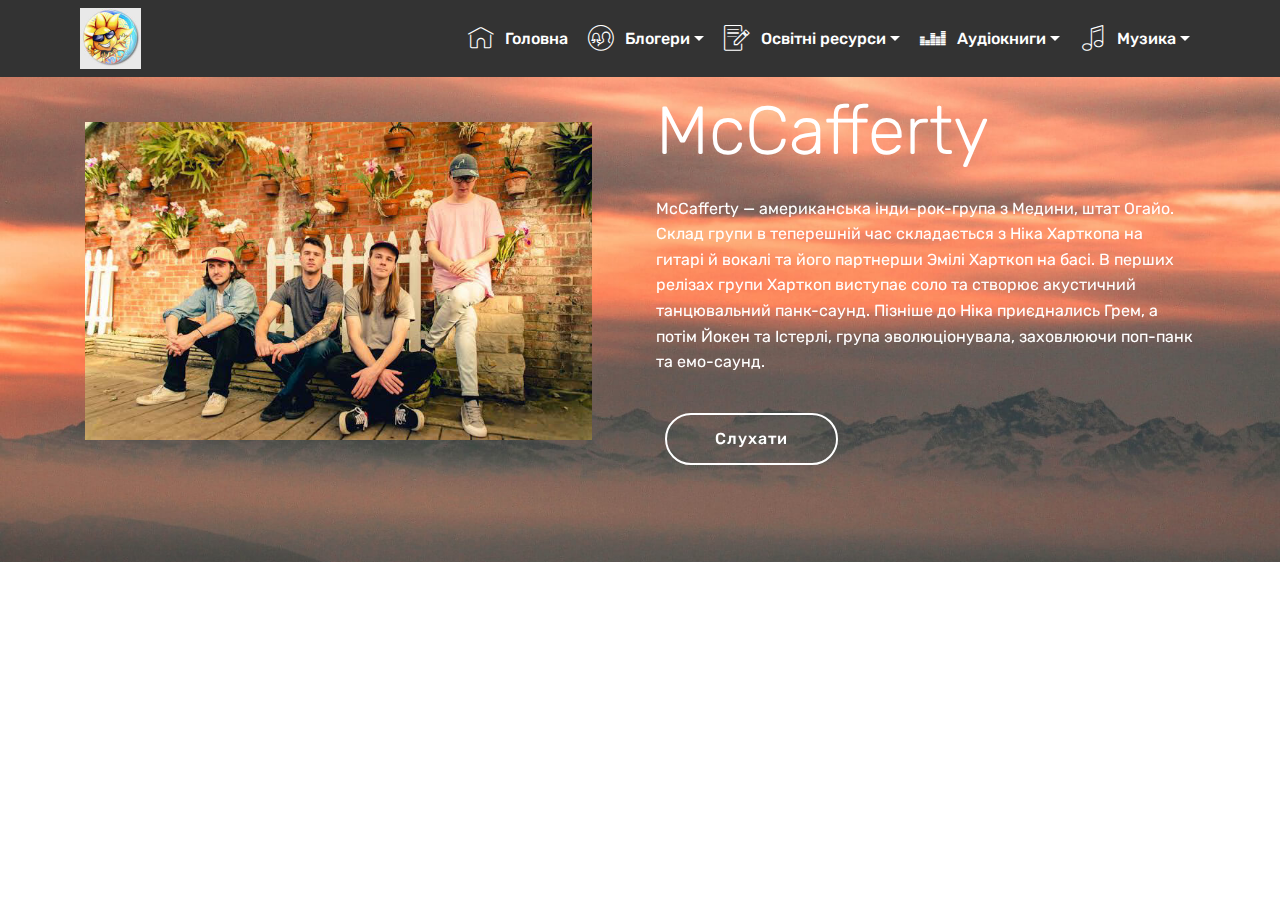
<file: music_mccafferty.html>
<!DOCTYPE html>
<html >
<head>
  <!-- Site made with Mobirise Website Builder v4.7.8, https://mobirise.com -->
  <meta charset="UTF-8">
  <meta http-equiv="X-UA-Compatible" content="IE=edge">
  <meta name="generator" content="Mobirise v4.7.8, mobirise.com">
  <meta name="viewport" content="width=device-width, initial-scale=1, minimum-scale=1">
  <link rel="shortcut icon" href="assets/images/sunny-122x122.jpg" type="image/x-icon">
  <meta name="description" content="Музика McCafferty">
  <title>Музика McCafferty</title>
  <link rel="stylesheet" href="assets/web/assets/mobirise-icons/mobirise-icons.css">
  <link rel="stylesheet" href="assets/tether/tether.min.css">
  <link rel="stylesheet" href="assets/bootstrap/css/bootstrap.min.css">
  <link rel="stylesheet" href="assets/bootstrap/css/bootstrap-grid.min.css">
  <link rel="stylesheet" href="assets/bootstrap/css/bootstrap-reboot.min.css">
  <link rel="stylesheet" href="assets/socicon/css/styles.css">
  <link rel="stylesheet" href="assets/dropdown/css/style.css">
  <link rel="stylesheet" href="assets/theme/css/style.css">
  <link rel="stylesheet" href="assets/mobirise/css/mbr-additional.css" type="text/css">
  
  
  
</head>
<body>
  <section class="menu cid-qTkzRZLJNu" once="menu" id="menu1-h">

    

    <nav class="navbar navbar-expand beta-menu navbar-dropdown align-items-center navbar-fixed-top navbar-toggleable-sm">
        <button class="navbar-toggler navbar-toggler-right" type="button" data-toggle="collapse" data-target="#navbarSupportedContent" aria-controls="navbarSupportedContent" aria-expanded="false" aria-label="Toggle navigation">
            <div class="hamburger">
                <span></span>
                <span></span>
                <span></span>
                <span></span>
            </div>
        </button>
        <div class="menu-logo">
            <div class="navbar-brand">
                <span class="navbar-logo">
                    
                         <img src="assets/images/sunny-122x122.jpg" alt="" title="" style="height: 3.8rem;">
                    
                </span>
                <span class="navbar-caption-wrap"><a class="navbar-caption text-white display-4" href="https://mobirise.com"></a></span>
            </div>
        </div>
        <div class="collapse navbar-collapse" id="navbarSupportedContent">
            <ul class="navbar-nav nav-dropdown nav-right" data-app-modern-menu="true"><li class="nav-item">
                    <a class="nav-link link text-white display-7" href="index.html">
                        <span class="mbri-home mbr-iconfont mbr-iconfont-btn"></span>
                        Головна</a>
                </li><li class="nav-item dropdown"><a class="nav-link link text-white dropdown-toggle display-7" href="https://mobirise.com" data-toggle="dropdown-submenu" aria-expanded="false"><span class="mbri-users mbr-iconfont mbr-iconfont-btn"></span>
                        Блогери</a><div class="dropdown-menu"><a class="text-white dropdown-item display-7" href="https://www.instagram.com/alana_venum/" target="_blank">Олена Венум</a><a class="text-white dropdown-item display-7" href="https://www.instagram.com/__samburska/?utm_source=ig_embed&ig_rid=2ecb47ff-d0c1-417d-a21e-6f97567b6ca1" aria-expanded="false" target="_blank">Таня Самбурська</a><a class="text-white dropdown-item display-7" href="https://www.instagram.com/kodzayeva/?utm_source=ig_embed&ig_rid=b804683e-ef5c-4dfc-aaa2-06a6b6b51d64" aria-expanded="false" target="_blank">Тетяна Кодзаєва</a></div></li><li class="nav-item dropdown"><a class="nav-link link text-white dropdown-toggle display-7" href="https://mobirise.com" data-toggle="dropdown-submenu" aria-expanded="false"><span class="mbri-edit mbr-iconfont mbr-iconfont-btn"></span>
                        Освітні ресурси</a><div class="dropdown-menu"><a class="text-white dropdown-item display-7" href="https://lms.e-school.net.ua/" target="_blank">Всеукраїнська школа онлайн</a><a class="text-white dropdown-item display-7" href="https://znohub.online/" target="_blank">ЗНОХАБ</a><a class="text-white dropdown-item display-7" href="https://ilearn.org.ua/" target="_blank">iLearn</a></div></li>
                <li class="nav-item dropdown">
                    <a class="nav-link link text-white dropdown-toggle display-7" href="https://mobirise.com" data-toggle="dropdown-submenu" aria-expanded="false"><span class="socicon socicon-deezer mbr-iconfont mbr-iconfont-btn"></span>
                        Аудіокниги</a><div class="dropdown-menu"><a class="text-white dropdown-item display-7" href="audio_harry_potter.html">Гаррі Поттер</a><a class="text-white dropdown-item display-7" href="audio_vse_zarady_gry.html">Все заради гри</a><a class="text-white dropdown-item display-7" href="audio_kaydasheva_simya.html">Кайдашева Сім'я</a></div>
                </li><li class="nav-item dropdown"><a class="nav-link link text-white dropdown-toggle display-7" href="https://mobirise.com" aria-expanded="false" data-toggle="dropdown-submenu"><span class="mbri-music mbr-iconfont mbr-iconfont-btn"></span>Музика</a><div class="dropdown-menu"><a class="text-white dropdown-item display-7" href="music_green_day.html" aria-expanded="false">Green day</a><a class="text-white dropdown-item display-7" href="music_msi.html" aria-expanded="false">MSI</a><a class="text-white dropdown-item display-7" href="music_mccafferty.html" aria-expanded="false">McCafferty</a></div></li></ul>
            
        </div>
    </nav>
</section>

<section class="engine"><a href="https://mobirise.me/i">website creation software</a></section><section class="header3 cid-uqs5Ebdm8P mbr-parallax-background" id="header3-j">

    

    

    <div class="container">
        <div class="media-container-row">
            <div class="mbr-figure" style="width: 100%;">
                <img src="assets/images/mccafferty-700x438.jpg" alt="" title="">
            </div>

            <div class="media-content">
                <h1 class="mbr-section-title mbr-white pb-3 mbr-fonts-style display-1">
                    McCafferty
                </h1>
                
                <div class="mbr-section-text mbr-white pb-3 ">
                    <p class="mbr-text mbr-fonts-style display-7">
                        McCafferty — американська інди-рок-група з Медини, штат Огайо. Склад групи в теперешній час складається з Ніка Харткопа на гитарі й вокалі та його партнерши Эмілі Харткоп на басі. В перших релізах групи Харткоп виступає соло та створює акустичний танцювальний панк-саунд. Пізніше&nbsp;до Ніка приєднались Грем, а потім Йокен та Істерлі, група эволюціонувала, заховлюючи поп-панк та емо-саунд.</p>
                </div>
                <div class="mbr-section-btn"><a class="btn btn-md btn-white-outline display-4" href="https://www.last.fm/ru/music/MCCAFFERTY" target="_blank">Слухати</a></div>
            </div>
        </div>
    </div>

</section>


  <script src="assets/web/assets/jquery/jquery.min.js"></script>
  <script src="assets/popper/popper.min.js"></script>
  <script src="assets/tether/tether.min.js"></script>
  <script src="assets/bootstrap/js/bootstrap.min.js"></script>
  <script src="assets/dropdown/js/script.min.js"></script>
  <script src="assets/touchswipe/jquery.touch-swipe.min.js"></script>
  <script src="assets/parallax/jarallax.min.js"></script>
  <script src="assets/smoothscroll/smooth-scroll.js"></script>
  <script src="assets/theme/js/script.js"></script>
  
  
</body>
</html>
</file>
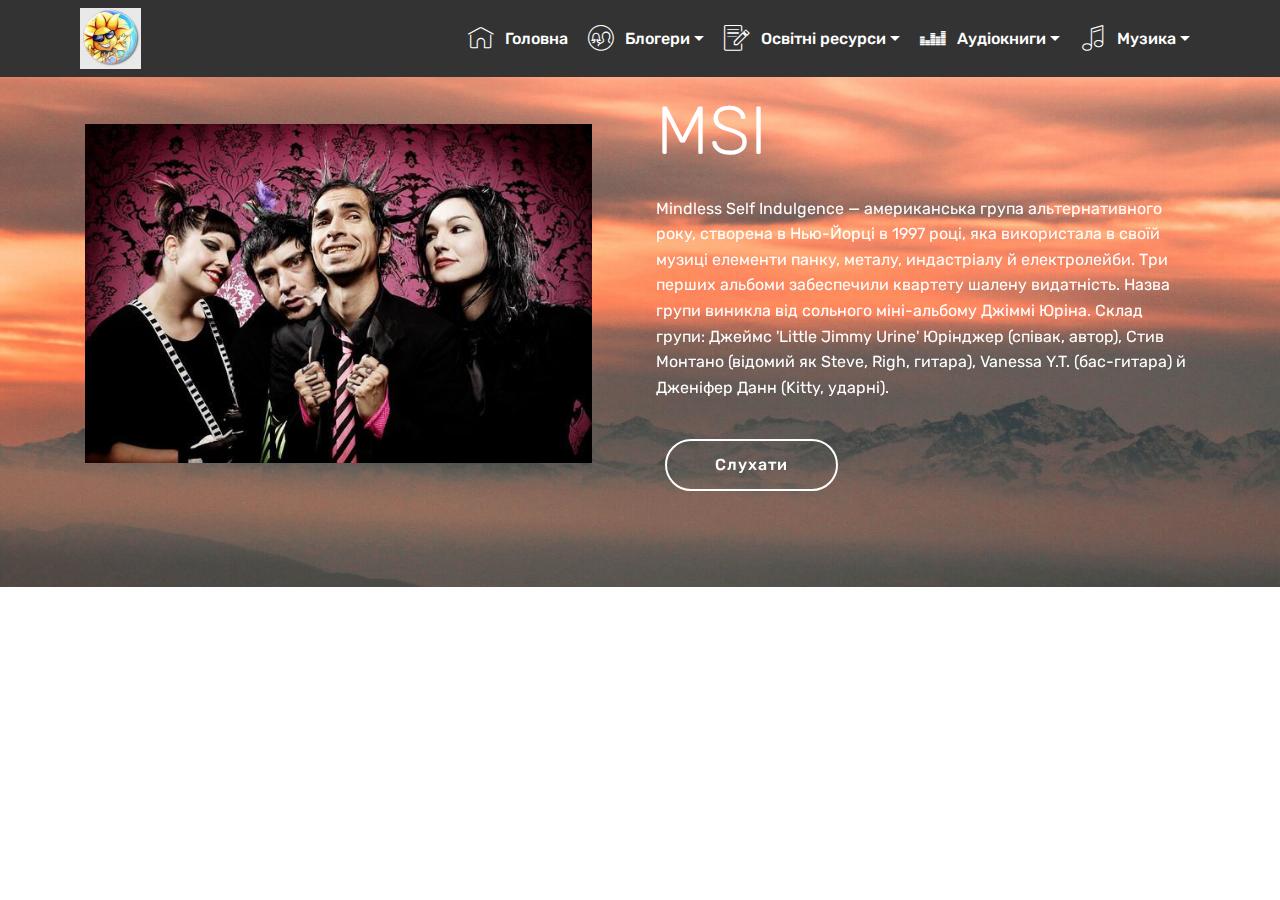
<file: music_msi.html>
<!DOCTYPE html>
<html >
<head>
  <!-- Site made with Mobirise Website Builder v4.7.8, https://mobirise.com -->
  <meta charset="UTF-8">
  <meta http-equiv="X-UA-Compatible" content="IE=edge">
  <meta name="generator" content="Mobirise v4.7.8, mobirise.com">
  <meta name="viewport" content="width=device-width, initial-scale=1, minimum-scale=1">
  <link rel="shortcut icon" href="assets/images/sunny-122x122.jpg" type="image/x-icon">
  <meta name="description" content="Музика MSI">
  <title>Музика MSI</title>
  <link rel="stylesheet" href="assets/web/assets/mobirise-icons/mobirise-icons.css">
  <link rel="stylesheet" href="assets/tether/tether.min.css">
  <link rel="stylesheet" href="assets/bootstrap/css/bootstrap.min.css">
  <link rel="stylesheet" href="assets/bootstrap/css/bootstrap-grid.min.css">
  <link rel="stylesheet" href="assets/bootstrap/css/bootstrap-reboot.min.css">
  <link rel="stylesheet" href="assets/socicon/css/styles.css">
  <link rel="stylesheet" href="assets/dropdown/css/style.css">
  <link rel="stylesheet" href="assets/theme/css/style.css">
  <link rel="stylesheet" href="assets/mobirise/css/mbr-additional.css" type="text/css">
  
  
  
</head>
<body>
  <section class="menu cid-qTkzRZLJNu" once="menu" id="menu1-g">

    

    <nav class="navbar navbar-expand beta-menu navbar-dropdown align-items-center navbar-fixed-top navbar-toggleable-sm">
        <button class="navbar-toggler navbar-toggler-right" type="button" data-toggle="collapse" data-target="#navbarSupportedContent" aria-controls="navbarSupportedContent" aria-expanded="false" aria-label="Toggle navigation">
            <div class="hamburger">
                <span></span>
                <span></span>
                <span></span>
                <span></span>
            </div>
        </button>
        <div class="menu-logo">
            <div class="navbar-brand">
                <span class="navbar-logo">
                    
                         <img src="assets/images/sunny-122x122.jpg" alt="" title="" style="height: 3.8rem;">
                    
                </span>
                <span class="navbar-caption-wrap"><a class="navbar-caption text-white display-4" href="https://mobirise.com"></a></span>
            </div>
        </div>
        <div class="collapse navbar-collapse" id="navbarSupportedContent">
            <ul class="navbar-nav nav-dropdown nav-right" data-app-modern-menu="true"><li class="nav-item">
                    <a class="nav-link link text-white display-7" href="index.html">
                        <span class="mbri-home mbr-iconfont mbr-iconfont-btn"></span>
                        Головна</a>
                </li><li class="nav-item dropdown"><a class="nav-link link text-white dropdown-toggle display-7" href="https://mobirise.com" data-toggle="dropdown-submenu" aria-expanded="false"><span class="mbri-users mbr-iconfont mbr-iconfont-btn"></span>
                        Блогери</a><div class="dropdown-menu"><a class="text-white dropdown-item display-7" href="https://www.instagram.com/alana_venum/" target="_blank">Олена Венум</a><a class="text-white dropdown-item display-7" href="https://www.instagram.com/__samburska/?utm_source=ig_embed&ig_rid=2ecb47ff-d0c1-417d-a21e-6f97567b6ca1" aria-expanded="false" target="_blank">Таня Самбурська</a><a class="text-white dropdown-item display-7" href="https://www.instagram.com/kodzayeva/?utm_source=ig_embed&ig_rid=b804683e-ef5c-4dfc-aaa2-06a6b6b51d64" aria-expanded="false" target="_blank">Тетяна Кодзаєва</a></div></li><li class="nav-item dropdown"><a class="nav-link link text-white dropdown-toggle display-7" href="https://mobirise.com" data-toggle="dropdown-submenu" aria-expanded="false"><span class="mbri-edit mbr-iconfont mbr-iconfont-btn"></span>
                        Освітні ресурси</a><div class="dropdown-menu"><a class="text-white dropdown-item display-7" href="https://lms.e-school.net.ua/" target="_blank">Всеукраїнська школа онлайн</a><a class="text-white dropdown-item display-7" href="https://znohub.online/" target="_blank">ЗНОХАБ</a><a class="text-white dropdown-item display-7" href="https://ilearn.org.ua/" target="_blank">iLearn</a></div></li>
                <li class="nav-item dropdown">
                    <a class="nav-link link text-white dropdown-toggle display-7" href="https://mobirise.com" data-toggle="dropdown-submenu" aria-expanded="false"><span class="socicon socicon-deezer mbr-iconfont mbr-iconfont-btn"></span>
                        Аудіокниги</a><div class="dropdown-menu"><a class="text-white dropdown-item display-7" href="audio_harry_potter.html">Гаррі Поттер</a><a class="text-white dropdown-item display-7" href="audio_vse_zarady_gry.html">Все заради гри</a><a class="text-white dropdown-item display-7" href="audio_kaydasheva_simya.html">Кайдашева Сім'я</a></div>
                </li><li class="nav-item dropdown"><a class="nav-link link text-white dropdown-toggle display-7" href="https://mobirise.com" aria-expanded="false" data-toggle="dropdown-submenu"><span class="mbri-music mbr-iconfont mbr-iconfont-btn"></span>Музика</a><div class="dropdown-menu"><a class="text-white dropdown-item display-7" href="music_green_day.html" aria-expanded="false">Green day</a><a class="text-white dropdown-item display-7" href="music_msi.html" aria-expanded="false">MSI</a><a class="text-white dropdown-item display-7" href="music_mccafferty.html" aria-expanded="false">McCafferty</a></div></li></ul>
            
        </div>
    </nav>
</section>

<section class="engine"><a href="https://mobirise.me/k">how to develop your own website</a></section><section class="header3 cid-uqs8ODXm8s mbr-parallax-background" id="header3-k">

    

    

    <div class="container">
        <div class="media-container-row">
            <div class="mbr-figure" style="width: 100%;">
                <img src="assets/images/msi-600x400.jpg" alt="" title="">
            </div>

            <div class="media-content">
                <h1 class="mbr-section-title mbr-white pb-3 mbr-fonts-style display-1">
                    MSI</h1>
                
                <div class="mbr-section-text mbr-white pb-3 ">
                    <p class="mbr-text mbr-fonts-style display-7">
                        Mindless Self Indulgence — американська група альтернативного року, створена в Нью-Йорці в 1997 році, яка використала в своїй музиці елементи панку, металу, индастріалу й електролейби. Три перших альбоми забеспечили квартету шалену видатність. Назва групи виникла від сольного міні-альбому Джіммі Юріна. Склад групи:&nbsp;Джеймс 'Little Jimmy Urine' Юрінджер (співак, автор), Стив Монтано (відомий як Steve, Righ, гитара), Vanessa Y.T. (бас-гитара) й Дженіфер Данн (Kitty, ударні).</p>
                </div>
                <div class="mbr-section-btn"><a class="btn btn-md btn-white-outline display-4" href="https://www.last.fm/ru/music/Mindless+Self+Indulgence" target="_blank">Слухати</a></div>
            </div>
        </div>
    </div>

</section>


  <script src="assets/web/assets/jquery/jquery.min.js"></script>
  <script src="assets/popper/popper.min.js"></script>
  <script src="assets/tether/tether.min.js"></script>
  <script src="assets/bootstrap/js/bootstrap.min.js"></script>
  <script src="assets/dropdown/js/script.min.js"></script>
  <script src="assets/touchswipe/jquery.touch-swipe.min.js"></script>
  <script src="assets/parallax/jarallax.min.js"></script>
  <script src="assets/smoothscroll/smooth-scroll.js"></script>
  <script src="assets/theme/js/script.js"></script>
  
  
</body>
</html>
</file>
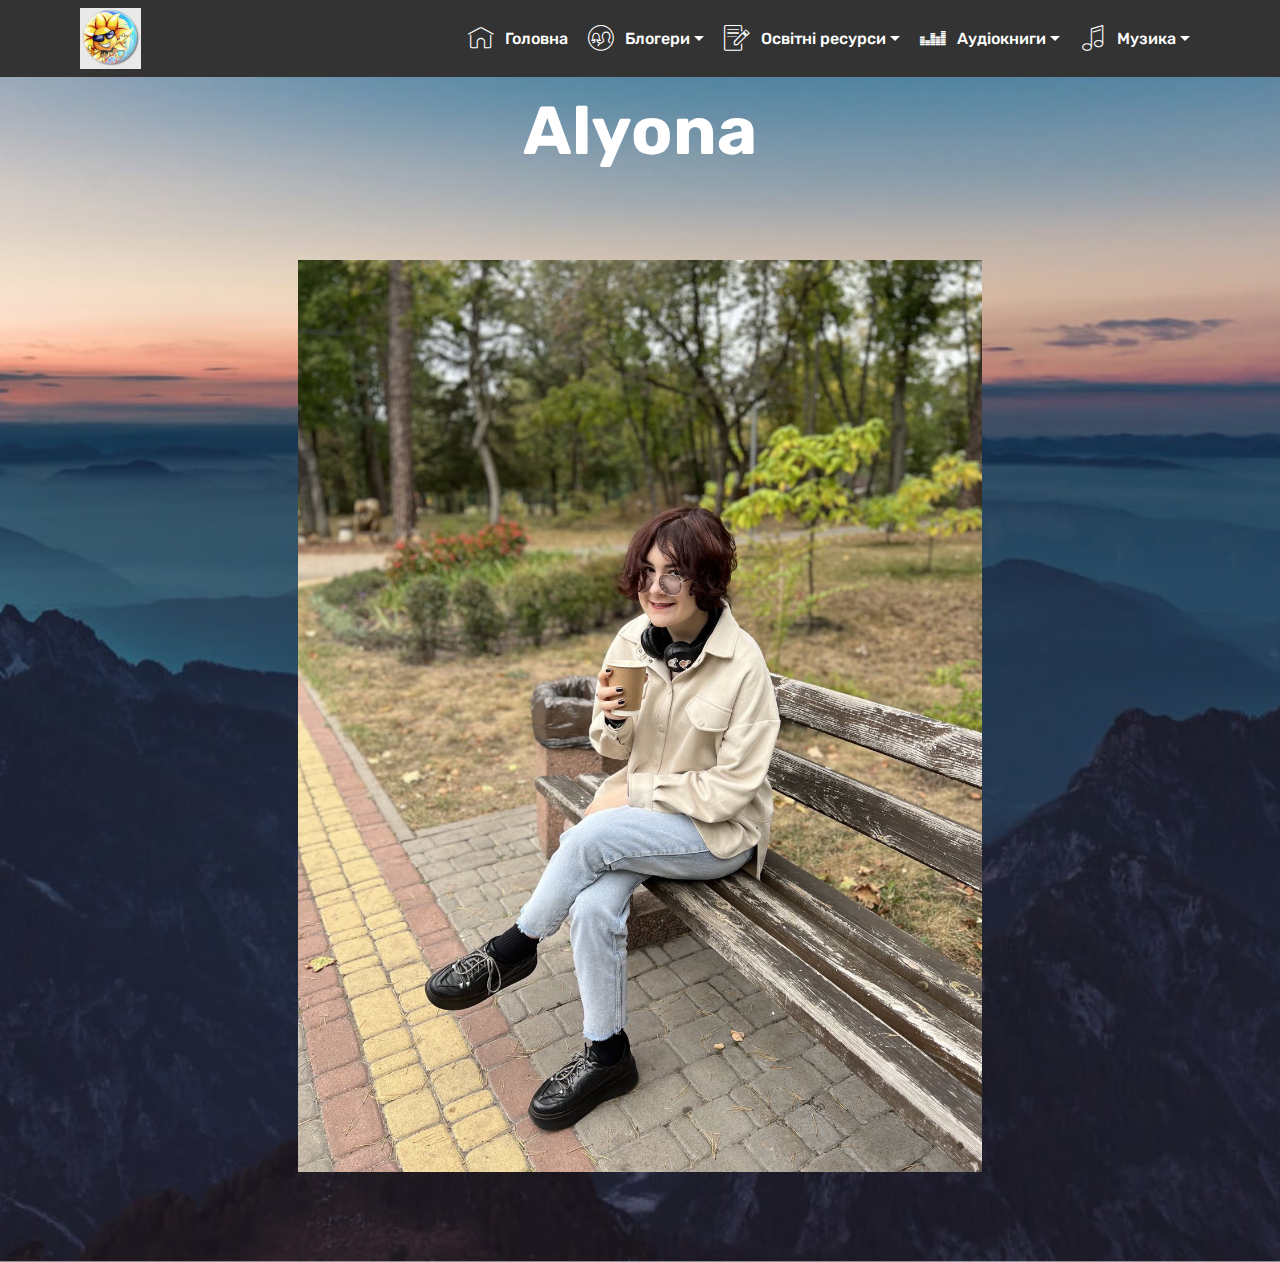
<file: photo.html>
<!DOCTYPE html>
<html >
<head>
  <!-- Site made with Mobirise Website Builder v4.7.8, https://mobirise.com -->
  <meta charset="UTF-8">
  <meta http-equiv="X-UA-Compatible" content="IE=edge">
  <meta name="generator" content="Mobirise v4.7.8, mobirise.com">
  <meta name="viewport" content="width=device-width, initial-scale=1, minimum-scale=1">
  <link rel="shortcut icon" href="assets/images/sunny-122x122.jpg" type="image/x-icon">
  <meta name="description" content="Фото">
  <title>Ідентифікація</title>
  <link rel="stylesheet" href="assets/web/assets/mobirise-icons/mobirise-icons.css">
  <link rel="stylesheet" href="assets/tether/tether.min.css">
  <link rel="stylesheet" href="assets/bootstrap/css/bootstrap.min.css">
  <link rel="stylesheet" href="assets/bootstrap/css/bootstrap-grid.min.css">
  <link rel="stylesheet" href="assets/bootstrap/css/bootstrap-reboot.min.css">
  <link rel="stylesheet" href="assets/socicon/css/styles.css">
  <link rel="stylesheet" href="assets/dropdown/css/style.css">
  <link rel="stylesheet" href="assets/theme/css/style.css">
  <link rel="stylesheet" href="assets/mobirise/css/mbr-additional.css" type="text/css">
  
  
  
</head>
<body>
  <section class="menu cid-qTkzRZLJNu" once="menu" id="menu1-7">

    

    <nav class="navbar navbar-expand beta-menu navbar-dropdown align-items-center navbar-fixed-top navbar-toggleable-sm">
        <button class="navbar-toggler navbar-toggler-right" type="button" data-toggle="collapse" data-target="#navbarSupportedContent" aria-controls="navbarSupportedContent" aria-expanded="false" aria-label="Toggle navigation">
            <div class="hamburger">
                <span></span>
                <span></span>
                <span></span>
                <span></span>
            </div>
        </button>
        <div class="menu-logo">
            <div class="navbar-brand">
                <span class="navbar-logo">
                    
                         <img src="assets/images/sunny-122x122.jpg" alt="" title="" style="height: 3.8rem;">
                    
                </span>
                <span class="navbar-caption-wrap"><a class="navbar-caption text-white display-4" href="https://mobirise.com"></a></span>
            </div>
        </div>
        <div class="collapse navbar-collapse" id="navbarSupportedContent">
            <ul class="navbar-nav nav-dropdown nav-right" data-app-modern-menu="true"><li class="nav-item">
                    <a class="nav-link link text-white display-7" href="index.html">
                        <span class="mbri-home mbr-iconfont mbr-iconfont-btn"></span>
                        Головна</a>
                </li><li class="nav-item dropdown"><a class="nav-link link text-white dropdown-toggle display-7" href="https://mobirise.com" data-toggle="dropdown-submenu" aria-expanded="false"><span class="mbri-users mbr-iconfont mbr-iconfont-btn"></span>
                        Блогери</a><div class="dropdown-menu"><a class="text-white dropdown-item display-7" href="https://www.instagram.com/alana_venum/" target="_blank">Олена Венум</a><a class="text-white dropdown-item display-7" href="https://www.instagram.com/__samburska/?utm_source=ig_embed&ig_rid=2ecb47ff-d0c1-417d-a21e-6f97567b6ca1" aria-expanded="false" target="_blank">Таня Самбурська</a><a class="text-white dropdown-item display-7" href="https://www.instagram.com/kodzayeva/?utm_source=ig_embed&ig_rid=b804683e-ef5c-4dfc-aaa2-06a6b6b51d64" aria-expanded="false" target="_blank">Тетяна Кодзаєва</a></div></li><li class="nav-item dropdown"><a class="nav-link link text-white dropdown-toggle display-7" href="https://mobirise.com" data-toggle="dropdown-submenu" aria-expanded="false"><span class="mbri-edit mbr-iconfont mbr-iconfont-btn"></span>
                        Освітні ресурси</a><div class="dropdown-menu"><a class="text-white dropdown-item display-7" href="https://lms.e-school.net.ua/" target="_blank">Всеукраїнська школа онлайн</a><a class="text-white dropdown-item display-7" href="https://znohub.online/" target="_blank">ЗНОХАБ</a><a class="text-white dropdown-item display-7" href="https://ilearn.org.ua/" target="_blank">iLearn</a></div></li>
                <li class="nav-item dropdown">
                    <a class="nav-link link text-white dropdown-toggle display-7" href="https://mobirise.com" data-toggle="dropdown-submenu" aria-expanded="false"><span class="socicon socicon-deezer mbr-iconfont mbr-iconfont-btn"></span>
                        Аудіокниги</a><div class="dropdown-menu"><a class="text-white dropdown-item display-7" href="audio_harry_potter.html">Гаррі Поттер</a><a class="text-white dropdown-item display-7" href="audio_vse_zarady_gry.html">Все заради гри</a><a class="text-white dropdown-item display-7" href="audio_kaydasheva_simya.html">Кайдашева Сім'я</a></div>
                </li><li class="nav-item dropdown"><a class="nav-link link text-white dropdown-toggle display-7" href="https://mobirise.com" aria-expanded="false" data-toggle="dropdown-submenu"><span class="mbri-music mbr-iconfont mbr-iconfont-btn"></span>Музика</a><div class="dropdown-menu"><a class="text-white dropdown-item display-7" href="music_green_day.html" aria-expanded="false">Green day</a><a class="text-white dropdown-item display-7" href="music_msi.html" aria-expanded="false">MSI</a><a class="text-white dropdown-item display-7" href="music_mccafferty.html" aria-expanded="false">McCafferty</a></div></li></ul>
            
        </div>
    </nav>
</section>

<section class="engine"><a href="https://mobirise.me/b">how to create a website for free</a></section><section class="header4 cid-uqrN02mVQc mbr-parallax-background" id="header4-8">

    

    

    <div class="container">
        <div class="row justify-content-md-center">
            <div class="media-content col-md-10">
                <h1 class="mbr-section-title align-center mbr-white pb-3 mbr-bold mbr-fonts-style display-1">
                    Alyona</h1>
                
                <div class="mbr-text align-center mbr-white pb-3">
                    
                </div>
                
            </div>
            <div class="mbr-figure pt-5">
                <img src="assets/images/photo-1200x1600.jpg" alt="" title="" style="width: 60%;">
            </div>
        </div>
    </div>
</section>


  <script src="assets/web/assets/jquery/jquery.min.js"></script>
  <script src="assets/popper/popper.min.js"></script>
  <script src="assets/tether/tether.min.js"></script>
  <script src="assets/bootstrap/js/bootstrap.min.js"></script>
  <script src="assets/dropdown/js/script.min.js"></script>
  <script src="assets/touchswipe/jquery.touch-swipe.min.js"></script>
  <script src="assets/parallax/jarallax.min.js"></script>
  <script src="assets/smoothscroll/smooth-scroll.js"></script>
  <script src="assets/theme/js/script.js"></script>
  
  
</body>
</html>
</file>
<file: assets/web/assets/mobirise-icons/mobirise-icons.css>
@font-face {
  font-family: 'MobiriseIcons';
  src:  url('mobirise-icons.eot?spat4u');
  src:  url('mobirise-icons.eot?spat4u#iefix') format('embedded-opentype'),
    url('mobirise-icons.ttf?spat4u') format('truetype'),
    url('mobirise-icons.woff?spat4u') format('woff'),
    url('mobirise-icons.svg?spat4u#MobiriseIcons') format('svg');
  font-weight: normal;
  font-style: normal;
}

[class^="mbri-"], [class*=" mbri-"] {
  /* use !important to prevent issues with browser extensions that change fonts */
  font-family: MobiriseIcons !important;
  speak: none;
  font-style: normal;
  font-weight: normal;
  font-variant: normal;
  text-transform: none;
  line-height: 1;

  /* Better Font Rendering =========== */
  -webkit-font-smoothing: antialiased;
  -moz-osx-font-smoothing: grayscale;
}

.mbri-add-submenu:before {
  content: "\e900";
}
.mbri-alert:before {
  content: "\e901";
}
.mbri-align-center:before {
  content: "\e902";
}
.mbri-align-justify:before {
  content: "\e903";
}
.mbri-align-left:before {
  content: "\e904";
}
.mbri-align-right:before {
  content: "\e905";
}
.mbri-android:before {
  content: "\e906";
}
.mbri-apple:before {
  content: "\e907";
}
.mbri-arrow-down:before {
  content: "\e908";
}
.mbri-arrow-next:before {
  content: "\e909";
}
.mbri-arrow-prev:before {
  content: "\e90a";
}
.mbri-arrow-up:before {
  content: "\e90b";
}
.mbri-bold:before {
  content: "\e90c";
}
.mbri-bookmark:before {
  content: "\e90d";
}
.mbri-bootstrap:before {
  content: "\e90e";
}
.mbri-briefcase:before {
  content: "\e90f";
}
.mbri-browse:before {
  content: "\e910";
}
.mbri-bulleted-list:before {
  content: "\e911";
}
.mbri-calendar:before {
  content: "\e912";
}
.mbri-camera:before {
  content: "\e913";
}
.mbri-cart-add:before {
  content: "\e914";
}
.mbri-cart-full:before {
  content: "\e915";
}
.mbri-cash:before {
  content: "\e916";
}
.mbri-change-style:before {
  content: "\e917";
}
.mbri-chat:before {
  content: "\e918";
}
.mbri-clock:before {
  content: "\e919";
}
.mbri-close:before {
  content: "\e91a";
}
.mbri-cloud:before {
  content: "\e91b";
}
.mbri-code:before {
  content: "\e91c";
}
.mbri-contact-form:before {
  content: "\e91d";
}
.mbri-credit-card:before {
  content: "\e91e";
}
.mbri-cursor-click:before {
  content: "\e91f";
}
.mbri-cust-feedback:before {
  content: "\e920";
}
.mbri-database:before {
  content: "\e921";
}
.mbri-delivery:before {
  content: "\e922";
}
.mbri-desktop:before {
  content: "\e923";
}
.mbri-devices:before {
  content: "\e924";
}
.mbri-down:before {
  content: "\e925";
}
.mbri-download:before {
  content: "\e989";
}
.mbri-drag-n-drop:before {
  content: "\e927";
}
.mbri-drag-n-drop2:before {
  content: "\e928";
}
.mbri-edit:before {
  content: "\e929";
}
.mbri-edit2:before {
  content: "\e92a";
}
.mbri-error:before {
  content: "\e92b";
}
.mbri-extension:before {
  content: "\e92c";
}
.mbri-features:before {
  content: "\e92d";
}
.mbri-file:before {
  content: "\e92e";
}
.mbri-flag:before {
  content: "\e92f";
}
.mbri-folder:before {
  content: "\e930";
}
.mbri-gift:before {
  content: "\e931";
}
.mbri-github:before {
  content: "\e932";
}
.mbri-globe:before {
  content: "\e933";
}
.mbri-globe-2:before {
  content: "\e934";
}
.mbri-growing-chart:before {
  content: "\e935";
}
.mbri-hearth:before {
  content: "\e936";
}
.mbri-help:before {
  content: "\e937";
}
.mbri-home:before {
  content: "\e938";
}
.mbri-hot-cup:before {
  content: "\e939";
}
.mbri-idea:before {
  content: "\e93a";
}
.mbri-image-gallery:before {
  content: "\e93b";
}
.mbri-image-slider:before {
  content: "\e93c";
}
.mbri-info:before {
  content: "\e93d";
}
.mbri-italic:before {
  content: "\e93e";
}
.mbri-key:before {
  content: "\e93f";
}
.mbri-laptop:before {
  content: "\e940";
}
.mbri-layers:before {
  content: "\e941";
}
.mbri-left-right:before {
  content: "\e942";
}
.mbri-left:before {
  content: "\e943";
}
.mbri-letter:before {
  content: "\e944";
}
.mbri-like:before {
  content: "\e945";
}
.mbri-link:before {
  content: "\e946";
}
.mbri-lock:before {
  content: "\e947";
}
.mbri-login:before {
  content: "\e948";
}
.mbri-logout:before {
  content: "\e949";
}
.mbri-magic-stick:before {
  content: "\e94a";
}
.mbri-map-pin:before {
  content: "\e94b";
}
.mbri-menu:before {
  content: "\e94c";
}
.mbri-mobile:before {
  content: "\e94d";
}
.mbri-mobile2:before {
  content: "\e94e";
}
.mbri-mobirise:before {
  content: "\e94f";
}
.mbri-more-horizontal:before {
  content: "\e950";
}
.mbri-more-vertical:before {
  content: "\e951";
}
.mbri-music:before {
  content: "\e952";
}
.mbri-new-file:before {
  content: "\e953";
}
.mbri-numbered-list:before {
  content: "\e954";
}
.mbri-opened-folder:before {
  content: "\e955";
}
.mbri-pages:before {
  content: "\e956";
}
.mbri-paper-plane:before {
  content: "\e957";
}
.mbri-paperclip:before {
  content: "\e958";
}
.mbri-photo:before {
  content: "\e959";
}
.mbri-photos:before {
  content: "\e95a";
}
.mbri-pin:before {
  content: "\e95b";
}
.mbri-play:before {
  content: "\e95c";
}
.mbri-plus:before {
  content: "\e95d";
}
.mbri-preview:before {
  content: "\e95e";
}
.mbri-print:before {
  content: "\e95f";
}
.mbri-protect:before {
  content: "\e960";
}
.mbri-question:before {
  content: "\e961";
}
.mbri-quote-left:before {
  content: "\e962";
}
.mbri-quote-right:before {
  content: "\e963";
}
.mbri-refresh:before {
  content: "\e964";
}
.mbri-responsive:before {
  content: "\e965";
}
.mbri-right:before {
  content: "\e966";
}
.mbri-rocket:before {
  content: "\e967";
}
.mbri-sad-face:before {
  content: "\e968";
}
.mbri-sale:before {
  content: "\e969";
}
.mbri-save:before {
  content: "\e96a";
}
.mbri-search:before {
  content: "\e96b";
}
.mbri-setting:before {
  content: "\e96c";
}
.mbri-setting2:before {
  content: "\e96d";
}
.mbri-setting3:before {
  content: "\e96e";
}
.mbri-share:before {
  content: "\e96f";
}
.mbri-shopping-bag:before {
  content: "\e970";
}
.mbri-shopping-basket:before {
  content: "\e971";
}
.mbri-shopping-cart:before {
  content: "\e972";
}
.mbri-sites:before {
  content: "\e973";
}
.mbri-smile-face:before {
  content: "\e974";
}
.mbri-speed:before {
  content: "\e975";
}
.mbri-star:before {
  content: "\e976";
}
.mbri-success:before {
  content: "\e977";
}
.mbri-sun:before {
  content: "\e978";
}
.mbri-sun2:before {
  content: "\e979";
}
.mbri-tablet:before {
  content: "\e97a";
}
.mbri-tablet-vertical:before {
  content: "\e97b";
}
.mbri-target:before {
  content: "\e97c";
}
.mbri-timer:before {
  content: "\e97d";
}
.mbri-to-ftp:before {
  content: "\e97e";
}
.mbri-to-local-drive:before {
  content: "\e97f";
}
.mbri-touch-swipe:before {
  content: "\e980";
}
.mbri-touch:before {
  content: "\e981";
}
.mbri-trash:before {
  content: "\e982";
}
.mbri-underline:before {
  content: "\e983";
}
.mbri-unlink:before {
  content: "\e984";
}
.mbri-unlock:before {
  content: "\e985";
}
.mbri-up-down:before {
  content: "\e986";
}
.mbri-up:before {
  content: "\e987";
}
.mbri-update:before {
  content: "\e988";
}
.mbri-upload:before {
 content: "\e926"; 
}
.mbri-user:before {
  content: "\e98a";
}
.mbri-user2:before {
  content: "\e98b";
}
.mbri-users:before {
  content: "\e98c";
}
.mbri-video:before {
  content: "\e98d";
}
.mbri-video-play:before {
  content: "\e98e";
}
.mbri-watch:before {
  content: "\e98f";
}
.mbri-website-theme:before {
  content: "\e990";
}
.mbri-wifi:before {
  content: "\e991";
}
.mbri-windows:before {
  content: "\e992";
}
.mbri-zoom-out:before {
  content: "\e993";
}
.mbri-redo:before {
  content: "\e994";
}
.mbri-undo:before {
  content: "\e995";
}
</file>
<file: assets/dropdown/css/style.css>
.navbar-dropdown {
  left: 0;
  padding: 0;
  position: absolute;
  right: 0;
  top: 0;
  transition: all 0.45s ease;
  z-index: 1030;
  background: #282828; }
  .navbar-dropdown .navbar-logo {
    margin-right: 0.8rem;
    transition: margin 0.3s ease-in-out;
    vertical-align: middle; }
    .navbar-dropdown .navbar-logo img {
      height: 3.125rem;
      transition: all 0.3s ease-in-out; }
    .navbar-dropdown .navbar-logo.mbr-iconfont {
      font-size: 3.125rem;
      line-height: 3.125rem; }
  .navbar-dropdown .navbar-caption {
    font-weight: 700;
    white-space: normal;
    vertical-align: -4px;
    line-height: 3.125rem !important; }
    .navbar-dropdown .navbar-caption, .navbar-dropdown .navbar-caption:hover {
      color: inherit;
      text-decoration: none; }
  .navbar-dropdown .mbr-iconfont + .navbar-caption {
    vertical-align: -1px; }
  .navbar-dropdown.navbar-fixed-top {
    position: fixed; }
  .navbar-dropdown .navbar-brand span {
    vertical-align: -4px; }
  .navbar-dropdown.bg-color.transparent {
    background: none; }
  .navbar-dropdown.navbar-short .navbar-brand {
    padding: 0.625rem 0; }
    .navbar-dropdown.navbar-short .navbar-brand span {
      vertical-align: -1px; }
  .navbar-dropdown.navbar-short .navbar-caption {
    line-height: 2.375rem !important;
    vertical-align: -2px; }
  .navbar-dropdown.navbar-short .navbar-logo {
    margin-right: 0.5rem; }
    .navbar-dropdown.navbar-short .navbar-logo img {
      height: 2.375rem; }
    .navbar-dropdown.navbar-short .navbar-logo.mbr-iconfont {
      font-size: 2.375rem;
      line-height: 2.375rem; }
  .navbar-dropdown.navbar-short .mbr-table-cell {
    height: 3.625rem; }
  .navbar-dropdown .navbar-close {
    left: 0.6875rem;
    position: fixed;
    top: 0.75rem;
    z-index: 1000; }
  .navbar-dropdown .hamburger-icon {
    content: "";
    display: inline-block;
    vertical-align: middle;
    width: 16px;
    -webkit-box-shadow: 0 -6px 0 1px #282828,0 0 0 1px #282828,0 6px 0 1px #282828;
    -moz-box-shadow: 0 -6px 0 1px #282828,0 0 0 1px #282828,0 6px 0 1px #282828;
    box-shadow: 0 -6px 0 1px #282828,0 0 0 1px #282828,0 6px 0 1px #282828; }

.dropdown-menu .dropdown-toggle[data-toggle="dropdown-submenu"]::after {
  border-bottom: 0.35em solid transparent;
  border-left: 0.35em solid;
  border-right: 0;
  border-top: 0.35em solid transparent;
  margin-left: 0.3rem; }

.dropdown-menu .dropdown-item:focus {
  outline: 0; }

.nav-dropdown {
  font-size: 0.75rem;
  font-weight: 500;
  height: auto !important; }
  .nav-dropdown .nav-btn {
    padding-left: 1rem; }
  .nav-dropdown .link {
    margin: .667em 1.667em;
    font-weight: 500;
    padding: 0;
    transition: color .2s ease-in-out; }
    .nav-dropdown .link.dropdown-toggle {
      margin-right: 2.583em; }
      .nav-dropdown .link.dropdown-toggle::after {
        margin-left: .25rem;
        border-top: 0.35em solid;
        border-right: 0.35em solid transparent;
        border-left: 0.35em solid transparent;
        border-bottom: 0; }
      .nav-dropdown .link.dropdown-toggle[aria-expanded="true"] {
        margin: 0;
        padding: 0.667em 3.263em  0.667em 1.667em; }
  .nav-dropdown .link::after,
  .nav-dropdown .dropdown-item::after {
    color: inherit; }
  .nav-dropdown .btn {
    font-size: 0.75rem;
    font-weight: 700;
    letter-spacing: 0;
    margin-bottom: 0;
    padding-left: 1.25rem;
    padding-right: 1.25rem; }
  .nav-dropdown .dropdown-menu {
    border-radius: 0;
    border: 0;
    left: 0;
    margin: 0;
    padding-bottom: 1.25rem;
    padding-top: 1.25rem;
    position: relative; }
  .nav-dropdown .dropdown-submenu {
    margin-left: 0.125rem;
    top: 0; }
  .nav-dropdown .dropdown-item {
    font-weight: 500;
    line-height: 2;
    padding: 0.3846em 4.615em 0.3846em 1.5385em;
    position: relative;
    transition: color .2s ease-in-out, background-color .2s ease-in-out; }
    .nav-dropdown .dropdown-item::after {
      margin-top: -0.3077em;
      position: absolute;
      right: 1.1538em;
      top: 50%; }
    .nav-dropdown .dropdown-item:focus, .nav-dropdown .dropdown-item:hover {
      background: none; }

@media (max-width: 767px) {
  .nav-dropdown.navbar-toggleable-sm {
    bottom: 0;
    display: none;
    left: 0;
    overflow-x: hidden;
    position: fixed;
    top: 0;
    transform: translateX(-100%);
    -ms-transform: translateX(-100%);
    -webkit-transform: translateX(-100%);
    width: 18.75rem;
    z-index: 999; } }
.nav-dropdown.navbar-toggleable-xl {
  bottom: 0;
  display: none;
  left: 0;
  overflow-x: hidden;
  position: fixed;
  top: 0;
  transform: translateX(-100%);
  -ms-transform: translateX(-100%);
  -webkit-transform: translateX(-100%);
  width: 18.75rem;
  z-index: 999; }

.nav-dropdown-sm {
  display: block !important;
  overflow-x: hidden;
  overflow: auto;
  padding-top: 3.875rem; }
  .nav-dropdown-sm::after {
    content: "";
    display: block;
    height: 3rem;
    width: 100%; }
  .nav-dropdown-sm.collapse.in ~ .navbar-close {
    display: block !important; }
  .nav-dropdown-sm.collapsing, .nav-dropdown-sm.collapse.in {
    transform: translateX(0);
    -ms-transform: translateX(0);
    -webkit-transform: translateX(0);
    transition: all 0.25s ease-out;
    -webkit-transition: all 0.25s ease-out;
    background: #282828; }
  .nav-dropdown-sm.collapsing[aria-expanded="false"] {
    transform: translateX(-100%);
    -ms-transform: translateX(-100%);
    -webkit-transform: translateX(-100%); }
  .nav-dropdown-sm .nav-item {
    display: block;
    margin-left: 0 !important;
    padding-left: 0; }
  .nav-dropdown-sm .link,
  .nav-dropdown-sm .dropdown-item {
    border-top: 1px dotted rgba(255, 255, 255, 0.1);
    font-size: 0.8125rem;
    line-height: 1.6;
    margin: 0 !important;
    padding: 0.875rem 2.4rem 0.875rem 1.5625rem !important;
    position: relative;
    white-space: normal; }
    .nav-dropdown-sm .link:focus, .nav-dropdown-sm .link:hover,
    .nav-dropdown-sm .dropdown-item:focus,
    .nav-dropdown-sm .dropdown-item:hover {
      background: rgba(0, 0, 0, 0.2) !important;
      color: #c0a375; }
  .nav-dropdown-sm .nav-btn {
    position: relative;
    padding: 1.5625rem 1.5625rem 0 1.5625rem; }
    .nav-dropdown-sm .nav-btn::before {
      border-top: 1px dotted rgba(255, 255, 255, 0.1);
      content: "";
      left: 0;
      position: absolute;
      top: 0;
      width: 100%; }
    .nav-dropdown-sm .nav-btn + .nav-btn {
      padding-top: 0.625rem; }
      .nav-dropdown-sm .nav-btn + .nav-btn::before {
        display: none; }
  .nav-dropdown-sm .btn {
    padding: 0.625rem 0; }
  .nav-dropdown-sm .dropdown-toggle[data-toggle="dropdown-submenu"]::after {
    margin-left: .25rem;
    border-top: 0.35em solid;
    border-right: 0.35em solid transparent;
    border-left: 0.35em solid transparent;
    border-bottom: 0; }
  .nav-dropdown-sm .dropdown-toggle[data-toggle="dropdown-submenu"][aria-expanded="true"]::after {
    border-top: 0;
    border-right: 0.35em solid transparent;
    border-left: 0.35em solid transparent;
    border-bottom: 0.35em solid; }
  .nav-dropdown-sm .dropdown-menu {
    margin: 0;
    padding: 0;
    position: relative;
    top: 0;
    left: 0;
    width: 100%;
    border: 0;
    float: none;
    border-radius: 0;
    background: none; }
  .nav-dropdown-sm .dropdown-submenu {
    left: 100%;
    margin-left: 0.125rem;
    margin-top: -1.25rem;
    top: 0; }

.navbar-toggleable-sm .nav-dropdown .dropdown-menu {
  position: absolute; }

.navbar-toggleable-sm .nav-dropdown .dropdown-submenu {
  left: 100%;
  margin-left: 0.125rem;
  margin-top: -1.25rem;
  top: 0; }

.navbar-toggleable-sm.opened .nav-dropdown .dropdown-menu {
  position: relative; }

.navbar-toggleable-sm.opened .nav-dropdown .dropdown-submenu {
  left: 0;
  margin-left: 00rem;
  margin-top: 0rem;
  top: 0; }

.is-builder .nav-dropdown.collapsing {
  transition: none !important; }

/*# sourceMappingURL=style.css.map */
</file>
<file: assets/socicon/css/styles.css>
@charset "UTF-8";

@font-face {
  font-family: "socicon";
  src:url("../fonts/socicon.eot");
  src:url("../fonts/socicon.eot?#iefix") format("embedded-opentype"),
    url("../fonts/socicon.woff") format("woff"),
    url("../fonts/socicon.ttf") format("truetype"),
    url("../fonts/socicon.svg#socicon") format("svg");
  font-weight: normal;
  font-style: normal;

}

[data-icon]:before {
  font-family: "socicon" !important;
  content: attr(data-icon);
  font-style: normal !important;
  font-weight: normal !important;
  font-variant: normal !important;
  text-transform: none !important;
  speak: none;
  line-height: 1;
  -webkit-font-smoothing: antialiased;
  -moz-osx-font-smoothing: grayscale;
}

[class^="socicon-"]:before,
[class*=" socicon-"]:before {
  font-family: "socicon" !important;
  font-style: normal !important;
  font-weight: normal !important;
  font-variant: normal !important;
  text-transform: none !important;
  speak: none;
  line-height: 1;
  -webkit-font-smoothing: antialiased;
  -moz-osx-font-smoothing: grayscale;
}

.socicon-modelmayhem:before {
  content: "\e000";
}
.socicon-mixcloud:before {
  content: "\e001";
}
.socicon-drupal:before {
  content: "\e002";
}
.socicon-swarm:before {
  content: "\e003";
}
.socicon-istock:before {
  content: "\e004";
}
.socicon-yammer:before {
  content: "\e005";
}
.socicon-ello:before {
  content: "\e006";
}
.socicon-stackoverflow:before {
  content: "\e007";
}
.socicon-persona:before {
  content: "\e008";
}
.socicon-triplej:before {
  content: "\e009";
}
.socicon-houzz:before {
  content: "\e00a";
}
.socicon-rss:before {
  content: "\e00b";
}
.socicon-paypal:before {
  content: "\e00c";
}
.socicon-odnoklassniki:before {
  content: "\e00d";
}
.socicon-airbnb:before {
  content: "\e00e";
}
.socicon-periscope:before {
  content: "\e00f";
}
.socicon-outlook:before {
  content: "\e010";
}
.socicon-coderwall:before {
  content: "\e011";
}
.socicon-tripadvisor:before {
  content: "\e012";
}
.socicon-appnet:before {
  content: "\e013";
}
.socicon-goodreads:before {
  content: "\e014";
}
.socicon-tripit:before {
  content: "\e015";
}
.socicon-lanyrd:before {
  content: "\e016";
}
.socicon-slideshare:before {
  content: "\e017";
}
.socicon-buffer:before {
  content: "\e018";
}
.socicon-disqus:before {
  content: "\e019";
}
.socicon-vkontakte:before {
  content: "\e01a";
}
.socicon-whatsapp:before {
  content: "\e01b";
}
.socicon-patreon:before {
  content: "\e01c";
}
.socicon-storehouse:before {
  content: "\e01d";
}
.socicon-pocket:before {
  content: "\e01e";
}
.socicon-mail:before {
  content: "\e01f";
}
.socicon-blogger:before {
  content: "\e020";
}
.socicon-technorati:before {
  content: "\e021";
}
.socicon-reddit:before {
  content: "\e022";
}
.socicon-dribbble:before {
  content: "\e023";
}
.socicon-stumbleupon:before {
  content: "\e024";
}
.socicon-digg:before {
  content: "\e025";
}
.socicon-envato:before {
  content: "\e026";
}
.socicon-behance:before {
  content: "\e027";
}
.socicon-delicious:before {
  content: "\e028";
}
.socicon-deviantart:before {
  content: "\e029";
}
.socicon-forrst:before {
  content: "\e02a";
}
.socicon-play:before {
  content: "\e02b";
}
.socicon-zerply:before {
  content: "\e02c";
}
.socicon-wikipedia:before {
  content: "\e02d";
}
.socicon-apple:before {
  content: "\e02e";
}
.socicon-flattr:before {
  content: "\e02f";
}
.socicon-github:before {
  content: "\e030";
}
.socicon-renren:before {
  content: "\e031";
}
.socicon-friendfeed:before {
  content: "\e032";
}
.socicon-newsvine:before {
  content: "\e033";
}
.socicon-identica:before {
  content: "\e034";
}
.socicon-bebo:before {
  content: "\e035";
}
.socicon-zynga:before {
  content: "\e036";
}
.socicon-steam:before {
  content: "\e037";
}
.socicon-xbox:before {
  content: "\e038";
}
.socicon-windows:before {
  content: "\e039";
}
.socicon-qq:before {
  content: "\e03a";
}
.socicon-douban:before {
  content: "\e03b";
}
.socicon-meetup:before {
  content: "\e03c";
}
.socicon-playstation:before {
  content: "\e03d";
}
.socicon-android:before {
  content: "\e03e";
}
.socicon-snapchat:before {
  content: "\e03f";
}
.socicon-twitter:before {
  content: "\e040";
}
.socicon-facebook:before {
  content: "\e041";
}
.socicon-googleplus:before {
  content: "\e042";
}
.socicon-pinterest:before {
  content: "\e043";
}
.socicon-foursquare:before {
  content: "\e044";
}
.socicon-yahoo:before {
  content: "\e045";
}
.socicon-skype:before {
  content: "\e046";
}
.socicon-yelp:before {
  content: "\e047";
}
.socicon-feedburner:before {
  content: "\e048";
}
.socicon-linkedin:before {
  content: "\e049";
}
.socicon-viadeo:before {
  content: "\e04a";
}
.socicon-xing:before {
  content: "\e04b";
}
.socicon-myspace:before {
  content: "\e04c";
}
.socicon-soundcloud:before {
  content: "\e04d";
}
.socicon-spotify:before {
  content: "\e04e";
}
.socicon-grooveshark:before {
  content: "\e04f";
}
.socicon-lastfm:before {
  content: "\e050";
}
.socicon-youtube:before {
  content: "\e051";
}
.socicon-vimeo:before {
  content: "\e052";
}
.socicon-dailymotion:before {
  content: "\e053";
}
.socicon-vine:before {
  content: "\e054";
}
.socicon-flickr:before {
  content: "\e055";
}
.socicon-500px:before {
  content: "\e056";
}
.socicon-wordpress:before {
  content: "\e058";
}
.socicon-tumblr:before {
  content: "\e059";
}
.socicon-twitch:before {
  content: "\e05a";
}
.socicon-8tracks:before {
  content: "\e05b";
}
.socicon-amazon:before {
  content: "\e05c";
}
.socicon-icq:before {
  content: "\e05d";
}
.socicon-smugmug:before {
  content: "\e05e";
}
.socicon-ravelry:before {
  content: "\e05f";
}
.socicon-weibo:before {
  content: "\e060";
}
.socicon-baidu:before {
  content: "\e061";
}
.socicon-angellist:before {
  content: "\e062";
}
.socicon-ebay:before {
  content: "\e063";
}
.socicon-imdb:before {
  content: "\e064";
}
.socicon-stayfriends:before {
  content: "\e065";
}
.socicon-residentadvisor:before {
  content: "\e066";
}
.socicon-google:before {
  content: "\e067";
}
.socicon-yandex:before {
  content: "\e068";
}
.socicon-sharethis:before {
  content: "\e069";
}
.socicon-bandcamp:before {
  content: "\e06a";
}
.socicon-itunes:before {
  content: "\e06b";
}
.socicon-deezer:before {
  content: "\e06c";
}
.socicon-telegram:before {
  content: "\e06e";
}
.socicon-openid:before {
  content: "\e06f";
}
.socicon-amplement:before {
  content: "\e070";
}
.socicon-viber:before {
  content: "\e071";
}
.socicon-zomato:before {
  content: "\e072";
}
.socicon-draugiem:before {
  content: "\e074";
}
.socicon-endomodo:before {
  content: "\e075";
}
.socicon-filmweb:before {
  content: "\e076";
}
.socicon-stackexchange:before {
  content: "\e077";
}
.socicon-wykop:before {
  content: "\e078";
}
.socicon-teamspeak:before {
  content: "\e079";
}
.socicon-teamviewer:before {
  content: "\e07a";
}
.socicon-ventrilo:before {
  content: "\e07b";
}
.socicon-younow:before {
  content: "\e07c";
}
.socicon-raidcall:before {
  content: "\e07d";
}
.socicon-mumble:before {
  content: "\e07e";
}
.socicon-medium:before {
  content: "\e06d";
}
.socicon-bebee:before {
  content: "\e07f";
}
.socicon-hitbox:before {
  content: "\e080";
}
.socicon-reverbnation:before {
  content: "\e081";
}
.socicon-formulr:before {
  content: "\e082";
}
.socicon-instagram:before {
  content: "\e057";
}
.socicon-battlenet:before {
  content: "\e083";
}
.socicon-chrome:before {
  content: "\e084";
}
.socicon-discord:before {
  content: "\e086";
}
.socicon-issuu:before {
  content: "\e087";
}
.socicon-macos:before {
  content: "\e088";
}
.socicon-firefox:before {
  content: "\e089";
}
.socicon-opera:before {
  content: "\e08d";
}
.socicon-keybase:before {
  content: "\e090";
}
.socicon-alliance:before {
  content: "\e091";
}
.socicon-livejournal:before {
  content: "\e092";
}
.socicon-googlephotos:before {
  content: "\e093";
}
.socicon-horde:before {
  content: "\e094";
}
.socicon-etsy:before {
  content: "\e095";
}
.socicon-zapier:before {
  content: "\e096";
}
.socicon-google-scholar:before {
  content: "\e097";
}
.socicon-researchgate:before {
  content: "\e098";
}
.socicon-wechat:before {
  content: "\e099";
}
.socicon-strava:before {
  content: "\e09a";
}
.socicon-line:before {
  content: "\e09b";
}
.socicon-lyft:before {
  content: "\e09c";
}
.socicon-uber:before {
  content: "\e09d";
}
.socicon-songkick:before {
  content: "\e09e";
}
.socicon-viewbug:before {
  content: "\e09f";
}
.socicon-googlegroups:before {
  content: "\e0a0";
}
.socicon-quora:before {
  content: "\e073";
}
.socicon-diablo:before {
  content: "\e085";
}
.socicon-blizzard:before {
  content: "\e0a1";
}
.socicon-hearthstone:before {
  content: "\e08b";
}
.socicon-heroes:before {
  content: "\e08a";
}
.socicon-overwatch:before {
  content: "\e08c";
}
.socicon-warcraft:before {
  content: "\e08e";
}
.socicon-starcraft:before {
  content: "\e08f";
}
.socicon-beam:before {
  content: "\e0a2";
}
.socicon-curse:before {
  content: "\e0a3";
}
.socicon-player:before {
  content: "\e0a4";
}
.socicon-streamjar:before {
  content: "\e0a5";
}
.socicon-nintendo:before {
  content: "\e0a6";
}
.socicon-hellocoton:before {
  content: "\e0a7";
}
</file>
<file: assets/theme/css/style.css>
/*!
 * Mobirise v4 theme (https://mobirise.com/)
 * Copyright 2017 Mobirise
 */
section {
  background-color: #eeeeee; }

section,
.container,
.container-fluid {
  position: relative;
  word-wrap: break-word; }

a.mbr-iconfont:hover {
  text-decoration: none; }

.article .lead p, .article .lead ul, .article .lead ol, .article .lead pre, .article .lead blockquote {
  margin-bottom: 0; }

a {
  font-style: normal;
  font-weight: 400;
  cursor: pointer; }
  a, a:hover {
    text-decoration: none; }

figure {
  margin-bottom: 0; }

body {
  color: #232323; }

h1, h2, h3, h4, h5, h6,
.h1, .h2, .h3, .h4, .h5, .h6,
.display-1, .display-2, .display-3, .display-4 {
  line-height: 1;
  word-break: break-word;
  word-wrap: break-word; }

b, strong {
  font-weight: bold; }

blockquote {
  padding: 10px 0 10px 20px;
  position: relative;
  border-left: 2px solid;
  border-color: #ff3366; }

input:-webkit-autofill, input:-webkit-autofill:hover, input:-webkit-autofill:focus, input:-webkit-autofill:active {
  transition-delay: 9999s;
  transition-property: background-color, color; }

textarea[type="hidden"] {
  display: none; }

body {
  position: relative; }

section {
  background-position: 50% 50%;
  background-repeat: no-repeat;
  background-size: cover; }
  section .mbr-background-video,
  section .mbr-background-video-preview {
    position: absolute;
    bottom: 0;
    left: 0;
    right: 0;
    top: 0; }

.hidden {
  visibility: hidden; }

.mbr-z-index20 {
  z-index: 20; }

/*! Base colors */
.mbr-white {
  color: #ffffff; }

.mbr-black {
  color: #000000; }

.mbr-bg-white {
  background-color: #ffffff; }

.mbr-bg-black {
  background-color: #000000; }

/*! Text-aligns */
.align-left {
  text-align: left; }

.align-center {
  text-align: center; }

.align-right {
  text-align: right; }

@media (max-width: 767px) {
  .align-left, .align-center, .align-right, .mbr-section-btn, .mbr-section-title {
    text-align: center; } }
/*! Font-weight  */
.mbr-light {
  font-weight: 300; }

.mbr-regular {
  font-weight: 400; }

.mbr-semibold {
  font-weight: 500; }

.mbr-bold {
  font-weight: 700; }

/*! Media  */
.media-size-item {
  -webkit-flex: 1 1 auto;
  -moz-flex: 1 1 auto;
  -ms-flex: 1 1 auto;
  -o-flex: 1 1 auto;
  flex: 1 1 auto; }

.media-content {
  -webkit-flex-basis: 100%;
  flex-basis: 100%; }

.media-container-row {
  display: -ms-flexbox;
  display: -webkit-flex;
  display: flex;
  -webkit-flex-direction: row;
  -ms-flex-direction: row;
  flex-direction: row;
  -webkit-flex-wrap: wrap;
  -ms-flex-wrap: wrap;
  flex-wrap: wrap;
  -webkit-justify-content: center;
  -ms-flex-pack: center;
  justify-content: center;
  -webkit-align-content: center;
  -ms-flex-line-pack: center;
  align-content: center;
  -webkit-align-items: start;
  -ms-flex-align: start;
  align-items: start; }
  .media-container-row .media-size-item {
    width: 400px; }

.media-container-column {
  display: -ms-flexbox;
  display: -webkit-flex;
  display: flex;
  -webkit-flex-direction: column;
  -ms-flex-direction: column;
  flex-direction: column;
  -webkit-flex-wrap: wrap;
  -ms-flex-wrap: wrap;
  flex-wrap: wrap;
  -webkit-justify-content: center;
  -ms-flex-pack: center;
  justify-content: center;
  -webkit-align-content: center;
  -ms-flex-line-pack: center;
  align-content: center;
  -webkit-align-items: stretch;
  -ms-flex-align: stretch;
  align-items: stretch; }
  .media-container-column > * {
    width: 100%; }

@media (min-width: 992px) {
  .media-container-row {
    -webkit-flex-wrap: nowrap;
    -ms-flex-wrap: nowrap;
    flex-wrap: nowrap; } }
figure {
  overflow: hidden; }

figure[mbr-media-size] {
  transition: width 0.1s; }

.mbr-figure img, .mbr-figure iframe {
  display: block;
  width: 100%; }

.card {
  background-color: transparent;
  border: none; }

.card-img {
  text-align: center;
  flex-shrink: 0; }

.media {
  max-width: 100%;
  margin: 0 auto; }

.mbr-figure {
  -ms-flex-item-align: center;
  -ms-grid-row-align: center;
  -webkit-align-self: center;
  align-self: center; }

.media-container > div {
  max-width: 100%; }

.mbr-figure img, .card-img img {
  width: 100%; }

@media (max-width: 991px) {
  .media-size-item {
    width: auto !important; }

  .media {
    width: auto; }

  .mbr-figure {
    width: 100% !important; } }
/*! Buttons */
.mbr-section-btn {
  margin-left: -.25rem;
  margin-right: -.25rem;
  font-size: 0; }

nav .mbr-section-btn {
  margin-left: 0rem;
  margin-right: 0rem; }

/*! Btn icon margin */
.btn .mbr-iconfont, .btn.btn-sm .mbr-iconfont {
  cursor: pointer;
  margin-right: 0.5rem; }

.btn.btn-md .mbr-iconfont, .btn.btn-md .mbr-iconfont {
  margin-right: 0.8rem; }

.mbr-regular {
  font-weight: 400; }

.mbr-semibold {
  font-weight: 500; }

.mbr-bold {
  font-weight: 700; }

[type="submit"] {
  -webkit-appearance: none; }

/*! Full-screen */
.mbr-fullscreen .mbr-overlay {
  min-height: 100vh; }

.mbr-fullscreen {
  display: flex;
  display: -webkit-flex;
  display: -moz-flex;
  display: -ms-flex;
  display: -o-flex;
  align-items: center;
  -webkit-align-items: center;
  min-height: 100vh;
  padding-top: 3rem;
  padding-bottom: 3rem; }

/*! Map */
.map {
  height: 25rem;
  position: relative; }
  .map iframe {
    width: 100%;
    height: 100%; }

/* Form */
.form-asterisk {
  font-family: initial;
  position: absolute;
  top: -2px;
  font-weight: normal; }

/*! Scroll to top arrow */
.mbr-arrow-up {
  bottom: 25px;
  right: 90px;
  position: fixed;
  text-align: right;
  z-index: 5000;
  color: #ffffff;
  font-size: 32px;
  transform: rotate(180deg);
  -webkit-transform: rotate(180deg); }

.mbr-arrow-up a {
  background: rgba(0, 0, 0, 0.2);
  border-radius: 3px;
  color: #fff;
  display: inline-block;
  height: 60px;
  width: 60px;
  outline-style: none !important;
  position: relative;
  text-decoration: none;
  transition: all .3s ease-in-out;
  cursor: pointer;
  text-align: center; }
  .mbr-arrow-up a:hover {
    background-color: rgba(0, 0, 0, 0.4); }
  .mbr-arrow-up a i {
    line-height: 60px; }

.mbr-arrow-up-icon {
  display: block;
  color: #fff; }

.mbr-arrow-up-icon::before {
  content: "\203a";
  display: inline-block;
  font-family: serif;
  font-size: 32px;
  line-height: 1;
  font-style: normal;
  position: relative;
  top: 6px;
  left: -4px;
  -webkit-transform: rotate(-90deg);
  transform: rotate(-90deg); }

/*! Arrow Down */
.mbr-arrow {
  position: absolute;
  bottom: 45px;
  left: 50%;
  width: 60px;
  height: 60px;
  cursor: pointer;
  background-color: rgba(80, 80, 80, 0.5);
  border-radius: 50%;
  -webkit-transform: translateX(-50%);
  transform: translateX(-50%); }
  .mbr-arrow > a {
    display: inline-block;
    text-decoration: none;
    outline-style: none;
    -webkit-animation: arrowdown 1.7s ease-in-out infinite;
    animation: arrowdown 1.7s ease-in-out infinite; }
    .mbr-arrow > a > i {
      position: absolute;
      top: -2px;
      left: 15px;
      font-size: 2rem; }

@keyframes arrowdown {
  0% {
    transform: translateY(0px);
    -webkit-transform: translateY(0px); }
  50% {
    transform: translateY(-5px);
    -webkit-transform: translateY(-5px); }
  100% {
    transform: translateY(0px);
    -webkit-transform: translateY(0px); } }
@-webkit-keyframes arrowdown {
  0% {
    transform: translateY(0px);
    -webkit-transform: translateY(0px); }
  50% {
    transform: translateY(-5px);
    -webkit-transform: translateY(-5px); }
  100% {
    transform: translateY(0px);
    -webkit-transform: translateY(0px); } }
@media (max-width: 500px) {
  .mbr-arrow-up {
    left: 50%;
    right: auto;
    transform: translateX(-50%) rotate(180deg);
    -webkit-transform: translateX(-50%) rotate(180deg); } }
/*Gradients animation*/
@keyframes gradient-animation {
  from {
    background-position: 0% 100%;
    animation-timing-function: ease-in-out; }
  to {
    background-position: 100% 0%;
    animation-timing-function: ease-in-out; } }
@-webkit-keyframes gradient-animation {
  from {
    background-position: 0% 100%;
    animation-timing-function: ease-in-out; }
  to {
    background-position: 100% 0%;
    animation-timing-function: ease-in-out; } }
.bg-gradient {
  background-size: 200% 200%;
  animation: gradient-animation 5s infinite alternate;
  -webkit-animation: gradient-animation 5s infinite alternate; }

.menu .navbar-brand {
  display: -webkit-flex; }
  .menu .navbar-brand span {
    display: flex;
    display: -webkit-flex; }
  .menu .navbar-brand .navbar-caption-wrap {
    display: -webkit-flex; }
  .menu .navbar-brand .navbar-logo img {
    display: -webkit-flex; }
@media (min-width: 768px) and (max-width: 991px) {
  .menu .navbar-toggleable-sm .navbar-nav {
    display: -webkit-box;
    display: -webkit-flex;
    display: -ms-flexbox; } }
@media (min-width: 992px) {
  .menu .navbar-nav.nav-dropdown {
    display: -webkit-flex; }
  .menu .navbar-toggleable-sm .navbar-collapse {
    display: -webkit-flex !important; } }

/*# sourceMappingURL=style.css.map */
.engine {
	position: absolute;
	text-indent: -2400px;
	text-align: center;
	padding: 0;
	top: 0;
	left: -2400px;
}
</file>
<file: assets/gallery/style.css>
/*-------

   Gallery

-------*/
.mbr-gallery .mbr-gallery-item {
  position: relative;
  display: inline-block;
  width: 25%;
  cursor: pointer; }

@media (max-width: 768px) {
  .mbr-gallery .mbr-gallery-item {
    width: 50%; } }
@media (max-width: 400px) {
  .mbr-gallery .mbr-gallery-item {
    width: 100%; } }
.mbr-gallery .icon-focus,
.mbr-gallery .icon-video {
  position: absolute;
  top: calc(50% - 32px);
  left: calc(50% - 24px);
  font-family: 'MobiriseIcons' !important;
  font-size: 3rem !important;
  color: #fff;
  opacity: 0;
  transition: .2s opacity ease-in-out;
  z-index: 5; }

.mbr-gallery .icon-focus::before {
  content: '\e96b'; }

.mbr-gallery .icon-video::before {
  content: '\e95c'; }

.mbr-gallery .mbr-gallery-item > div:hover .icon-focus,
.mbr-gallery .mbr-gallery-item > div:hover .icon-video {
  opacity: 1; }

.mbr-gallery .mbr-gallery-item img {
  width: 100%;
  opacity: 1;
  -webkit-transition: .2s opacity ease-in-out;
  transition: .2s opacity ease-in-out; }

.mbr-gallery .mbr-gallery-item > div:hover img {
  opacity: 1; }

.mbr-gallery .mbr-gallery-item > div {
  background: #fff;
  display: block;
  outline: none;
  position: relative; }

.mbr-gallery .mbr-gallery-item .icon {
  -webkit-transform: translateX(-50%) translateY(-50%);
  -webkit-transition: .2s opacity ease-in-out;
  color: #000;
  font-size: 30px;
  height: 69px;
  left: 50%;
  opacity: 0;
  position: absolute;
  top: 50%;
  transform: translateX(-50%) translateY(-50%);
  transition: .2s opacity ease-in-out;
  width: 69px; }

.mbr-gallery .mbr-gallery-item .icon::after,
.mbr-gallery .mbr-gallery-item .icon::before {
  content: '';
  display: block;
  position: absolute;
  height: 69px;
  width: 1px;
  margin-left: 34.5px;
  background-color: #fff; }

.mbr-gallery .mbr-gallery-item .icon::after {
  width: 69px;
  height: 1px;
  margin-left: 0;
  margin-top: 34.5px; }

.mbr-gallery .mbr-gallery-item > div:hover .icon {
  opacity: 1; }

.mbr-gallery .mbr-gallery-item > div:hover::before {
  opacity: .9; }

.mbr-gallery .mbr-gallery-item > div:hover .mbr-gallery-title {
  background: transparent !important; }

/* remove spacing */
.mbr-gallery .mbr-gallery-row.no-gutter {
  margin: 0; }

.mbr-gallery .mbr-gallery-row.no-gutter .mbr-gallery-item {
  padding: 0; }

/* container */
.mbr-gallery .container.mbr-gallery-layout-default {
  padding: 93px 0; }

/* fix horizontal scrollbar */
.mbr-gallery .mbr-gallery-layout-article,
.mbr-gallery .mbr-gallery-layout-default {
  overflow: hidden; }

/* lightbox */
.mbr-gallery .modal {
  position: fixed;
  overflow: hidden;
  padding-right: 0 !important; }

.mbr-gallery .modal-content {
  border-radius: 0;
  border: none;
  background: transparent; }

.mbr-gallery .modal-body {
  padding: 0; }

.mbr-gallery .modal-body img {
  width: 100%; }

.mbr-gallery .modal .close {
  position: fixed;
  background: #1b1b1b;
  opacity: .5;
  font-size: 35px;
  font-weight: 300;
  width: 70px;
  height: 70px;
  border-radius: 50%;
  color: #fff;
  top: 2.5rem;
  right: 2.5rem;
  line-height: 70px;
  border: none;
  text-align: center;
  text-shadow: none;
  z-index: 5;
  -webkit-transition: opacity .3s ease;
  -moz-transition: opacity .3s ease;
  -o-transition: opacity .3s ease;
  transition: opacity .3s ease;
  font-family: 'MobiriseIcons'; }
  .mbr-gallery .modal .close::before {
    content: '\e91a'; }

.mbr-gallery .modal .close:hover {
  opacity: 1;
  background: #000;
  color: #fff; }

.mbr-gallery .modal-dialog {
  max-width: 100% !important; }

.mbr-gallery .modal.in .modal-dialog {
  margin: 0 auto; }

/* modal back color opacity */
.modal-backdrop.in {
  opacity: .8;
  filter: alpha(opacity=80); }

@media (max-width: 768px) {
  .mbr-gallery .carousel-control,
  .mbr-gallery .carousel-indicators,
  .mbr-gallery .modal .close {
    position: fixed; } }
/* fix fade in effect */
.mbr-gallery .modal.fade .modal-dialog {
  -webkit-transition: margin-top .3s ease-out;
  -moz-transition: margin-top .3s ease-out;
  -o-transition: margin-top .3s ease-out;
  transition: margin-top .3s ease-out; }

.mbr-gallery .modal.fade .modal-dialog,
.mbr-gallery .modal.in .modal-dialog {
  -webkit-transform: none;
  -ms-transform: none;
  -o-transform: none;
  transform: none; }

/*-------

   Slider

-------*/
.mbr-slider .carousel-inner > .active,
.mbr-slider .carousel-inner > .next,
.mbr-slider .carousel-inner > .prev {
  display: table; }

.mbr-slider .carousel-control {
  position: absolute;
  width: 70px;
  height: 70px;
  top: 50%;
  margin-top: -35px;
  line-height: 70px;
  border-radius: 50%;
  font-size: 35px;
  border: 0;
  opacity: .5;
  text-shadow: none;
  z-index: 5;
  color: #fff;
  -webkit-transition: all .2s ease-in-out 0s;
  -o-transition: all .2s ease-in-out 0s;
  transition: all .2s ease-in-out 0s; }

.mbr-gallery .mbr-slider .carousel-control {
  position: fixed; }

@media (max-width: 991px) {
  .mbr-gallery .mbr-slider .carousel-control {
    bottom: 2.5rem;
    margin-top: 0;
    top: auto;
    z-index: 17; } }
.mbr-gallery .mbr-slider .carousel-inner > .active {
  display: block; }

.mbr-slider .carousel-control.left {
  left: 0;
  margin-left: 2.5rem; }

.mbr-slider .carousel-control.right {
  right: 0;
  margin-right: 2.5rem; }

.mbr-slider .carousel-control .icon-next,
.mbr-slider .carousel-control .icon-prev {
  margin-top: -18px;
  font-size: 40px;
  line-height: 27px; }

.mbr-slider .carousel-control:hover {
  background: #1b1b1b;
  color: #fff;
  opacity: 1; }

.mbr-slider .carousel-indicators {
  position: absolute;
  bottom: 0;
  margin-bottom: 1.5rem !important; }

@media (max-width: 543px) {
  .mbr-slider .carousel-indicators {
    display: none; } }
.carousel-indicators .active,
.carousel-indicators li {
  width: 15px;
  height: 15px;
  margin: 3px;
  background: #1b1b1b;
  border: 0;
  opacity: .5; }

.carousel-indicators .active {
  border: 4px solid #1b1b1b;
  background: #fff; }

.carousel-indicators li {
  max-width: 15px;
  max-height: 15px;
  margin: 3px;
  background: #1b1b1b;
  border: 0;
  border-radius: 50%;
  opacity: .5; }

.carousel-indicators li.active {
  border: 4px solid #1b1b1b;
  background: #fff; }

.container .carousel-indicators {
  margin-bottom: 3px; }

.mbr-gallery .mbr-slider .carousel-indicators {
  position: fixed;
  margin-bottom: 2.5rem !important; }

@media (max-width: 991px) {
  .mbr-gallery .mbr-slider .carousel-indicators {
    margin-bottom: 3.625rem !important;
    padding-left: 2.5rem;
    padding-right: 2.5rem; } }
.mbr-slider .carousel-indicators .active,
.mbr-slider .carousel-indicators li {
  width: 20px;
  height: 20px;
  margin: 3px;
  background: #1b1b1b;
  border: 0;
  opacity: .5; }

.mbr-slider .carousel-indicators .active {
  border: 4px solid #1b1b1b;
  background: #fff; }

@media (max-width: 767px) {
  .mbr-slider .carousel-control {
    top: auto;
    bottom: 20px; }

  .mbr-slider > .container .carousel-control {
    margin-bottom: 0; } }
/* boxed slider */
.mbr-slider > .boxed-slider {
  position: relative;
  padding: 93px 0; }

.mbr-slider > .boxed-slider > div {
  position: relative; }

.mbr-slider > .container img {
  width: 100%; }

.mbr-slider > .container img + .row {
  position: absolute;
  top: 50%;
  left: 0;
  right: 0;
  -webkit-transform: translateY(-50%);
  -moz-transform: translateY(-50%);
  transform: translateY(-50%);
  z-index: 2; }

.mbr-slider .mbr-section {
  padding: 0;
  background-attachment: scroll; }

.mbr-slider .mbr-table-cell {
  padding: 0; }

.mbr-slider > .container .carousel-indicators {
  margin-bottom: 3px; }

/* article slider */
.mbr-slider > .article-slider .mbr-section,
.mbr-slider > .article-slider .mbr-section .mbr-table-cell {
  padding-top: 0;
  padding-bottom: 0; }

.modal-backdrop.show {
  opacity: .7; }

.video-container .mbr-background-video iframe {
  width: 100%;
  height: 100%; }

.mbr-gallery-item__hided {
  position: absolute !important;
  left: 0 !important;
  width: 0 !important;
  height: 0;
  padding: 0 !important; }

.mbr-gallery-item__hided img {
  display: none !important; }

.mbr-gallery-item__hided span {
  display: none !important; }

.mbr-gallery-filter {
  padding-top: 30px;
  padding-bottom: 30px;
  text-align: center; }
  .mbr-gallery-filter li {
    display: inline-block;
    padding: 5px 0;
    transition: all .3s ease-out; }
    .mbr-gallery-filter li .btn {
      cursor: pointer; }
  .mbr-gallery-filter.gallery-filter__bg li {
    color: #fff; }
  .mbr-gallery-filter.gallery-filter__bg .active {
    color: #000;
    background-color: #fff; }
  .mbr-gallery-filter ul {
    display: inline-block;
    width: 100%;
    padding-left: 0;
    margin-bottom: 0;
    list-style: none; }

.mbr-gallery-item > div {
  position: relative; }

.mbr-gallery-item--p1 {
  padding: 0.5rem; }

.mbr-gallery-item--p2 {
  padding: 1rem; }

.mbr-gallery-item--p3 {
  padding: 1.5rem; }

.mbr-gallery-item--p4 {
  padding: 2rem; }

.mbr-gallery-item--p5 {
  padding: 2.5rem; }

.mbr-gallery-item--p6 {
  padding: 3rem; }

.mbr-gallery .mbr-gallery-item--p4 {
  width: 33.333%; }

.mbr-gallery .mbr-gallery-item--p6, .mbr-gallery .mbr-gallery-item--p5 {
  width: 50%; }

@media (max-width: 992px) {
  .mbr-gallery-item--p1 {
    padding: 0.5rem; }

  .mbr-gallery-item--p2 {
    padding: 0.8rem; }

  .mbr-gallery-item--p3 {
    padding: 1rem; }

  .mbr-gallery-item--p4 {
    padding: 1.5rem; }

  .mbr-gallery-item--p5 {
    padding: 1.8rem; }

  .mbr-gallery-item--p6 {
    padding: 2rem; }

  .mbr-gallery .mbr-gallery-item--p2,
  .mbr-gallery .mbr-gallery-item--p3 {
    width: 50%; }

  .mbr-gallery .mbr-gallery-item--p6,
  .mbr-gallery .mbr-gallery-item--p5,
  .mbr-gallery .mbr-gallery-item--p4 {
    width: 100%; } }
@media (max-width: 400px) {
  .mbr-gallery .mbr-gallery-item--p3,
  .mbr-gallery .mbr-gallery-item--p2,
  .mbr-gallery .mbr-gallery-item--p1 {
    width: 100%; } }

/*# sourceMappingURL=style.css.map */
</file>
<file: assets/mobirise/css/mbr-additional.css>
@import url(https://fonts.googleapis.com/css?family=Rubik:300,300i,400,400i,500,500i,700,700i,900,900i);





body {
  font-style: normal;
  line-height: 1.5;
}
.mbr-section-title {
  font-style: normal;
  line-height: 1.2;
}
.mbr-section-subtitle {
  line-height: 1.3;
}
.mbr-text {
  font-style: normal;
  line-height: 1.6;
}
.display-1 {
  font-family: 'Rubik', sans-serif;
  font-size: 4.25rem;
}
.display-1 > .mbr-iconfont {
  font-size: 6.8rem;
}
.display-2 {
  font-family: 'Rubik', sans-serif;
  font-size: 3rem;
}
.display-2 > .mbr-iconfont {
  font-size: 4.8rem;
}
.display-4 {
  font-family: 'Rubik', sans-serif;
  font-size: 1rem;
}
.display-4 > .mbr-iconfont {
  font-size: 1.6rem;
}
.display-5 {
  font-family: 'Rubik', sans-serif;
  font-size: 1.5rem;
}
.display-5 > .mbr-iconfont {
  font-size: 2.4rem;
}
.display-7 {
  font-family: 'Rubik', sans-serif;
  font-size: 1rem;
}
.display-7 > .mbr-iconfont {
  font-size: 1.6rem;
}
/* ---- Fluid typography for mobile devices ---- */
/* 1.4 - font scale ratio ( bootstrap == 1.42857 ) */
/* 100vw - current viewport width */
/* (48 - 20)  48 == 48rem == 768px, 20 == 20rem == 320px(minimal supported viewport) */
/* 0.65 - min scale variable, may vary */
@media (max-width: 768px) {
  .display-1 {
    font-size: 3.4rem;
    font-size: calc( 2.1374999999999997rem + (4.25 - 2.1374999999999997) * ((100vw - 20rem) / (48 - 20)));
    line-height: calc( 1.4 * (2.1374999999999997rem + (4.25 - 2.1374999999999997) * ((100vw - 20rem) / (48 - 20))));
  }
  .display-2 {
    font-size: 2.4rem;
    font-size: calc( 1.7rem + (3 - 1.7) * ((100vw - 20rem) / (48 - 20)));
    line-height: calc( 1.4 * (1.7rem + (3 - 1.7) * ((100vw - 20rem) / (48 - 20))));
  }
  .display-4 {
    font-size: 0.8rem;
    font-size: calc( 1rem + (1 - 1) * ((100vw - 20rem) / (48 - 20)));
    line-height: calc( 1.4 * (1rem + (1 - 1) * ((100vw - 20rem) / (48 - 20))));
  }
  .display-5 {
    font-size: 1.2rem;
    font-size: calc( 1.175rem + (1.5 - 1.175) * ((100vw - 20rem) / (48 - 20)));
    line-height: calc( 1.4 * (1.175rem + (1.5 - 1.175) * ((100vw - 20rem) / (48 - 20))));
  }
}
/* Buttons */
.btn {
  font-weight: 500;
  border-width: 2px;
  font-style: normal;
  letter-spacing: 1px;
  margin: .4rem .8rem;
  white-space: normal;
  -webkit-transition: all 0.3s ease-in-out;
  -moz-transition: all 0.3s ease-in-out;
  transition: all 0.3s ease-in-out;
  padding: 1rem 3rem;
  border-radius: 3px;
  display: inline-flex;
  align-items: center;
  justify-content: center;
  word-break: break-word;
}
.btn-sm {
  font-weight: 500;
  letter-spacing: 1px;
  -webkit-transition: all 0.3s ease-in-out;
  -moz-transition: all 0.3s ease-in-out;
  transition: all 0.3s ease-in-out;
  padding: 0.6rem 1.5rem;
  border-radius: 3px;
}
.btn-md {
  font-weight: 500;
  letter-spacing: 1px;
  margin: .4rem .8rem !important;
  -webkit-transition: all 0.3s ease-in-out;
  -moz-transition: all 0.3s ease-in-out;
  transition: all 0.3s ease-in-out;
  padding: 1rem 3rem;
  border-radius: 3px;
}
.btn-lg {
  font-weight: 500;
  letter-spacing: 1px;
  margin: .4rem .8rem !important;
  -webkit-transition: all 0.3s ease-in-out;
  -moz-transition: all 0.3s ease-in-out;
  transition: all 0.3s ease-in-out;
  padding: 1.2rem 3.2rem;
  border-radius: 3px;
}
.bg-primary {
  background-color: #149dcc !important;
}
.bg-success {
  background-color: #f7ed4a !important;
}
.bg-info {
  background-color: #82786e !important;
}
.bg-warning {
  background-color: #879a9f !important;
}
.bg-danger {
  background-color: #b1a374 !important;
}
.btn-primary,
.btn-primary:active {
  background-color: #149dcc !important;
  border-color: #149dcc !important;
  color: #ffffff !important;
}
.btn-primary:hover,
.btn-primary:focus,
.btn-primary.focus,
.btn-primary.active {
  color: #ffffff !important;
  background-color: #0d6786 !important;
  border-color: #0d6786 !important;
}
.btn-primary.disabled,
.btn-primary:disabled {
  color: #ffffff !important;
  background-color: #0d6786 !important;
  border-color: #0d6786 !important;
}
.btn-secondary,
.btn-secondary:active {
  background-color: #ff3366 !important;
  border-color: #ff3366 !important;
  color: #ffffff !important;
}
.btn-secondary:hover,
.btn-secondary:focus,
.btn-secondary.focus,
.btn-secondary.active {
  color: #ffffff !important;
  background-color: #e50039 !important;
  border-color: #e50039 !important;
}
.btn-secondary.disabled,
.btn-secondary:disabled {
  color: #ffffff !important;
  background-color: #e50039 !important;
  border-color: #e50039 !important;
}
.btn-info,
.btn-info:active {
  background-color: #82786e !important;
  border-color: #82786e !important;
  color: #ffffff !important;
}
.btn-info:hover,
.btn-info:focus,
.btn-info.focus,
.btn-info.active {
  color: #ffffff !important;
  background-color: #59524b !important;
  border-color: #59524b !important;
}
.btn-info.disabled,
.btn-info:disabled {
  color: #ffffff !important;
  background-color: #59524b !important;
  border-color: #59524b !important;
}
.btn-success,
.btn-success:active {
  background-color: #f7ed4a !important;
  border-color: #f7ed4a !important;
  color: #3f3c03 !important;
}
.btn-success:hover,
.btn-success:focus,
.btn-success.focus,
.btn-success.active {
  color: #3f3c03 !important;
  background-color: #eadd0a !important;
  border-color: #eadd0a !important;
}
.btn-success.disabled,
.btn-success:disabled {
  color: #3f3c03 !important;
  background-color: #eadd0a !important;
  border-color: #eadd0a !important;
}
.btn-warning,
.btn-warning:active {
  background-color: #879a9f !important;
  border-color: #879a9f !important;
  color: #ffffff !important;
}
.btn-warning:hover,
.btn-warning:focus,
.btn-warning.focus,
.btn-warning.active {
  color: #ffffff !important;
  background-color: #617479 !important;
  border-color: #617479 !important;
}
.btn-warning.disabled,
.btn-warning:disabled {
  color: #ffffff !important;
  background-color: #617479 !important;
  border-color: #617479 !important;
}
.btn-danger,
.btn-danger:active {
  background-color: #b1a374 !important;
  border-color: #b1a374 !important;
  color: #ffffff !important;
}
.btn-danger:hover,
.btn-danger:focus,
.btn-danger.focus,
.btn-danger.active {
  color: #ffffff !important;
  background-color: #8b7d4e !important;
  border-color: #8b7d4e !important;
}
.btn-danger.disabled,
.btn-danger:disabled {
  color: #ffffff !important;
  background-color: #8b7d4e !important;
  border-color: #8b7d4e !important;
}
.btn-white {
  color: #333333 !important;
}
.btn-white,
.btn-white:active {
  background-color: #ffffff !important;
  border-color: #ffffff !important;
  color: #808080 !important;
}
.btn-white:hover,
.btn-white:focus,
.btn-white.focus,
.btn-white.active {
  color: #808080 !important;
  background-color: #d9d9d9 !important;
  border-color: #d9d9d9 !important;
}
.btn-white.disabled,
.btn-white:disabled {
  color: #808080 !important;
  background-color: #d9d9d9 !important;
  border-color: #d9d9d9 !important;
}
.btn-black,
.btn-black:active {
  background-color: #333333 !important;
  border-color: #333333 !important;
  color: #ffffff !important;
}
.btn-black:hover,
.btn-black:focus,
.btn-black.focus,
.btn-black.active {
  color: #ffffff !important;
  background-color: #0d0d0d !important;
  border-color: #0d0d0d !important;
}
.btn-black.disabled,
.btn-black:disabled {
  color: #ffffff !important;
  background-color: #0d0d0d !important;
  border-color: #0d0d0d !important;
}
.btn-primary-outline,
.btn-primary-outline:active {
  background: none;
  border-color: #0b566f;
  color: #0b566f;
}
.btn-primary-outline:hover,
.btn-primary-outline:focus,
.btn-primary-outline.focus,
.btn-primary-outline.active {
  color: #ffffff;
  background-color: #149dcc;
  border-color: #149dcc;
}
.btn-primary-outline.disabled,
.btn-primary-outline:disabled {
  color: #ffffff !important;
  background-color: #149dcc !important;
  border-color: #149dcc !important;
}
.btn-secondary-outline,
.btn-secondary-outline:active {
  background: none;
  border-color: #cc0033;
  color: #cc0033;
}
.btn-secondary-outline:hover,
.btn-secondary-outline:focus,
.btn-secondary-outline.focus,
.btn-secondary-outline.active {
  color: #ffffff;
  background-color: #ff3366;
  border-color: #ff3366;
}
.btn-secondary-outline.disabled,
.btn-secondary-outline:disabled {
  color: #ffffff !important;
  background-color: #ff3366 !important;
  border-color: #ff3366 !important;
}
.btn-info-outline,
.btn-info-outline:active {
  background: none;
  border-color: #4b453f;
  color: #4b453f;
}
.btn-info-outline:hover,
.btn-info-outline:focus,
.btn-info-outline.focus,
.btn-info-outline.active {
  color: #ffffff;
  background-color: #82786e;
  border-color: #82786e;
}
.btn-info-outline.disabled,
.btn-info-outline:disabled {
  color: #ffffff !important;
  background-color: #82786e !important;
  border-color: #82786e !important;
}
.btn-success-outline,
.btn-success-outline:active {
  background: none;
  border-color: #d2c609;
  color: #d2c609;
}
.btn-success-outline:hover,
.btn-success-outline:focus,
.btn-success-outline.focus,
.btn-success-outline.active {
  color: #3f3c03;
  background-color: #f7ed4a;
  border-color: #f7ed4a;
}
.btn-success-outline.disabled,
.btn-success-outline:disabled {
  color: #3f3c03 !important;
  background-color: #f7ed4a !important;
  border-color: #f7ed4a !important;
}
.btn-warning-outline,
.btn-warning-outline:active {
  background: none;
  border-color: #55666b;
  color: #55666b;
}
.btn-warning-outline:hover,
.btn-warning-outline:focus,
.btn-warning-outline.focus,
.btn-warning-outline.active {
  color: #ffffff;
  background-color: #879a9f;
  border-color: #879a9f;
}
.btn-warning-outline.disabled,
.btn-warning-outline:disabled {
  color: #ffffff !important;
  background-color: #879a9f !important;
  border-color: #879a9f !important;
}
.btn-danger-outline,
.btn-danger-outline:active {
  background: none;
  border-color: #7a6e45;
  color: #7a6e45;
}
.btn-danger-outline:hover,
.btn-danger-outline:focus,
.btn-danger-outline.focus,
.btn-danger-outline.active {
  color: #ffffff;
  background-color: #b1a374;
  border-color: #b1a374;
}
.btn-danger-outline.disabled,
.btn-danger-outline:disabled {
  color: #ffffff !important;
  background-color: #b1a374 !important;
  border-color: #b1a374 !important;
}
.btn-black-outline,
.btn-black-outline:active {
  background: none;
  border-color: #000000;
  color: #000000;
}
.btn-black-outline:hover,
.btn-black-outline:focus,
.btn-black-outline.focus,
.btn-black-outline.active {
  color: #ffffff;
  background-color: #333333;
  border-color: #333333;
}
.btn-black-outline.disabled,
.btn-black-outline:disabled {
  color: #ffffff !important;
  background-color: #333333 !important;
  border-color: #333333 !important;
}
.btn-white-outline,
.btn-white-outline:active,
.btn-white-outline.active {
  background: none;
  border-color: #ffffff;
  color: #ffffff;
}
.btn-white-outline:hover,
.btn-white-outline:focus,
.btn-white-outline.focus {
  color: #333333;
  background-color: #ffffff;
  border-color: #ffffff;
}
.text-primary {
  color: #149dcc !important;
}
.text-secondary {
  color: #ff3366 !important;
}
.text-success {
  color: #f7ed4a !important;
}
.text-info {
  color: #82786e !important;
}
.text-warning {
  color: #879a9f !important;
}
.text-danger {
  color: #b1a374 !important;
}
.text-white {
  color: #ffffff !important;
}
.text-black {
  color: #000000 !important;
}
a.text-primary:hover,
a.text-primary:focus {
  color: #0b566f !important;
}
a.text-secondary:hover,
a.text-secondary:focus {
  color: #cc0033 !important;
}
a.text-success:hover,
a.text-success:focus {
  color: #d2c609 !important;
}
a.text-info:hover,
a.text-info:focus {
  color: #4b453f !important;
}
a.text-warning:hover,
a.text-warning:focus {
  color: #55666b !important;
}
a.text-danger:hover,
a.text-danger:focus {
  color: #7a6e45 !important;
}
a.text-white:hover,
a.text-white:focus {
  color: #b3b3b3 !important;
}
a.text-black:hover,
a.text-black:focus {
  color: #4d4d4d !important;
}
.alert-success {
  background-color: #70c770;
}
.alert-info {
  background-color: #82786e;
}
.alert-warning {
  background-color: #879a9f;
}
.alert-danger {
  background-color: #b1a374;
}
.mbr-section-btn a.btn:not(.btn-form) {
  border-radius: 100px;
}
.mbr-section-btn a.btn:not(.btn-form):hover,
.mbr-section-btn a.btn:not(.btn-form):focus {
  box-shadow: none !important;
}
.mbr-section-btn a.btn:not(.btn-form):hover,
.mbr-section-btn a.btn:not(.btn-form):focus {
  box-shadow: 0 10px 40px 0 rgba(0, 0, 0, 0.2) !important;
  -webkit-box-shadow: 0 10px 40px 0 rgba(0, 0, 0, 0.2) !important;
}
.mbr-gallery-filter li a {
  border-radius: 100px !important;
}
.mbr-gallery-filter li.active .btn {
  background-color: #149dcc;
  border-color: #149dcc;
  color: #ffffff;
}
.mbr-gallery-filter li.active .btn:focus {
  box-shadow: none;
}
.nav-tabs .nav-link {
  border-radius: 100px !important;
}
.btn-form {
  border-radius: 0;
}
.btn-form:hover {
  cursor: pointer;
}
a,
a:hover {
  color: #149dcc;
}
.mbr-plan-header.bg-primary .mbr-plan-subtitle,
.mbr-plan-header.bg-primary .mbr-plan-price-desc {
  color: #b4e6f8;
}
.mbr-plan-header.bg-success .mbr-plan-subtitle,
.mbr-plan-header.bg-success .mbr-plan-price-desc {
  color: #ffffff;
}
.mbr-plan-header.bg-info .mbr-plan-subtitle,
.mbr-plan-header.bg-info .mbr-plan-price-desc {
  color: #beb8b2;
}
.mbr-plan-header.bg-warning .mbr-plan-subtitle,
.mbr-plan-header.bg-warning .mbr-plan-price-desc {
  color: #ced6d8;
}
.mbr-plan-header.bg-danger .mbr-plan-subtitle,
.mbr-plan-header.bg-danger .mbr-plan-price-desc {
  color: #dfd9c6;
}
/* Scroll to top button*/
.scrollToTop_wraper {
  display: none;
}
#scrollToTop a i:before {
  content: '';
  position: absolute;
  height: 40%;
  top: 25%;
  background: #fff;
  width: 2px;
  left: calc(50% - 1px);
}
#scrollToTop a i:after {
  content: '';
  position: absolute;
  display: block;
  border-top: 2px solid #fff;
  border-right: 2px solid #fff;
  width: 40%;
  height: 40%;
  left: 30%;
  bottom: 30%;
  transform: rotate(135deg);
}
/* Others*/
.note-check a[data-value=Rubik] {
  font-style: normal;
}
.mbr-arrow a {
  color: #ffffff;
}
@media (max-width: 767px) {
  .mbr-arrow {
    display: none;
  }
}
.form-control-label {
  position: relative;
  cursor: pointer;
  margin-bottom: .357em;
  padding: 0;
}
.alert {
  color: #ffffff;
  border-radius: 0;
  border: 0;
  font-size: .875rem;
  line-height: 1.5;
  margin-bottom: 1.875rem;
  padding: 1.25rem;
  position: relative;
}
.alert.alert-form::after {
  background-color: inherit;
  bottom: -7px;
  content: "";
  display: block;
  height: 14px;
  left: 50%;
  margin-left: -7px;
  position: absolute;
  transform: rotate(45deg);
  width: 14px;
}
.form-control {
  background-color: #f5f5f5;
  box-shadow: none;
  color: #565656;
  font-family: 'Rubik', sans-serif;
  font-size: 1rem;
  line-height: 1.43;
  min-height: 3.5em;
  padding: 1.07em .5em;
}
.form-control > .mbr-iconfont {
  font-size: 1.6rem;
}
.form-control,
.form-control:focus {
  border: 1px solid #e8e8e8;
}
.form-active .form-control:invalid {
  border-color: red;
}
.mbr-overlay {
  background-color: #000;
  bottom: 0;
  left: 0;
  opacity: .5;
  position: absolute;
  right: 0;
  top: 0;
  z-index: 0;
}
blockquote {
  font-style: italic;
  padding: 10px 0 10px 20px;
  font-size: 1.09rem;
  position: relative;
  border-color: #149dcc;
  border-width: 3px;
}
ul,
ol,
pre,
blockquote {
  margin-bottom: 2.3125rem;
}
pre {
  background: #f4f4f4;
  padding: 10px 24px;
  white-space: pre-wrap;
}
.inactive {
  -webkit-user-select: none;
  -moz-user-select: none;
  -ms-user-select: none;
  user-select: none;
  pointer-events: none;
  -webkit-user-drag: none;
  user-drag: none;
}
.mbr-section__comments .row {
  justify-content: center;
}
/* Forms */
.mbr-form .btn {
  margin: .4rem 0;
}
.mbr-form .input-group-btn a.btn {
  border-radius: 100px !important;
}
.mbr-form .input-group-btn a.btn:hover {
  box-shadow: 0 10px 40px 0 rgba(0, 0, 0, 0.2);
}
.mbr-form .input-group-btn button[type="submit"] {
  border-radius: 100px !important;
  padding: 1rem 3rem;
}
.mbr-form .input-group-btn button[type="submit"]:hover {
  box-shadow: 0 10px 40px 0 rgba(0, 0, 0, 0.2);
}
.form2 .form-control {
  border-top-left-radius: 100px;
  border-bottom-left-radius: 100px;
}
.form2 .input-group-btn a.btn {
  border-top-left-radius: 0 !important;
  border-bottom-left-radius: 0 !important;
}
.form2 .input-group-btn button[type="submit"] {
  border-top-left-radius: 0 !important;
  border-bottom-left-radius: 0 !important;
}
.form3 input[type="email"] {
  border-radius: 100px !important;
}
@media (max-width: 349px) {
  .form2 input[type="email"] {
    border-radius: 100px !important;
  }
  .form2 .input-group-btn a.btn {
    border-radius: 100px !important;
  }
  .form2 .input-group-btn button[type="submit"] {
    border-radius: 100px !important;
  }
}
@media (max-width: 767px) {
  .btn {
    font-size: .75rem !important;
  }
  .btn .mbr-iconfont {
    font-size: 1rem !important;
  }
}
/* Social block */
.btn-social {
  font-size: 20px;
  border-radius: 50%;
  padding: 0;
  width: 44px;
  height: 44px;
  line-height: 44px;
  text-align: center;
  position: relative;
  border: 2px solid #c0a375;
  border-color: #149dcc;
  color: #232323;
  cursor: pointer;
}
.btn-social i {
  top: 0;
  line-height: 44px;
  width: 44px;
}
.btn-social:hover {
  color: #fff;
  background: #149dcc;
}
.btn-social + .btn {
  margin-left: .1rem;
}
/* Footer */
.mbr-footer-content li::before,
.mbr-footer .mbr-contacts li::before {
  background: #149dcc;
}
.mbr-footer-content li a:hover,
.mbr-footer .mbr-contacts li a:hover {
  color: #149dcc;
}
.footer3 input[type="email"],
.footer4 input[type="email"] {
  border-radius: 100px !important;
}
.footer3 .input-group-btn a.btn,
.footer4 .input-group-btn a.btn {
  border-radius: 100px !important;
}
.footer3 .input-group-btn button[type="submit"],
.footer4 .input-group-btn button[type="submit"] {
  border-radius: 100px !important;
}
/* Headers*/
.header13 .form-inline input[type="email"],
.header14 .form-inline input[type="email"] {
  border-radius: 100px;
}
.header13 .form-inline input[type="text"],
.header14 .form-inline input[type="text"] {
  border-radius: 100px;
}
.header13 .form-inline input[type="tel"],
.header14 .form-inline input[type="tel"] {
  border-radius: 100px;
}
.header13 .form-inline a.btn,
.header14 .form-inline a.btn {
  border-radius: 100px;
}
.header13 .form-inline button,
.header14 .form-inline button {
  border-radius: 100px !important;
}
.offset-1 {
  margin-left: 8.33333%;
}
.offset-2 {
  margin-left: 16.66667%;
}
.offset-3 {
  margin-left: 25%;
}
.offset-4 {
  margin-left: 33.33333%;
}
.offset-5 {
  margin-left: 41.66667%;
}
.offset-6 {
  margin-left: 50%;
}
.offset-7 {
  margin-left: 58.33333%;
}
.offset-8 {
  margin-left: 66.66667%;
}
.offset-9 {
  margin-left: 75%;
}
.offset-10 {
  margin-left: 83.33333%;
}
.offset-11 {
  margin-left: 91.66667%;
}
@media (min-width: 576px) {
  .offset-sm-0 {
    margin-left: 0%;
  }
  .offset-sm-1 {
    margin-left: 8.33333%;
  }
  .offset-sm-2 {
    margin-left: 16.66667%;
  }
  .offset-sm-3 {
    margin-left: 25%;
  }
  .offset-sm-4 {
    margin-left: 33.33333%;
  }
  .offset-sm-5 {
    margin-left: 41.66667%;
  }
  .offset-sm-6 {
    margin-left: 50%;
  }
  .offset-sm-7 {
    margin-left: 58.33333%;
  }
  .offset-sm-8 {
    margin-left: 66.66667%;
  }
  .offset-sm-9 {
    margin-left: 75%;
  }
  .offset-sm-10 {
    margin-left: 83.33333%;
  }
  .offset-sm-11 {
    margin-left: 91.66667%;
  }
}
@media (min-width: 768px) {
  .offset-md-0 {
    margin-left: 0%;
  }
  .offset-md-1 {
    margin-left: 8.33333%;
  }
  .offset-md-2 {
    margin-left: 16.66667%;
  }
  .offset-md-3 {
    margin-left: 25%;
  }
  .offset-md-4 {
    margin-left: 33.33333%;
  }
  .offset-md-5 {
    margin-left: 41.66667%;
  }
  .offset-md-6 {
    margin-left: 50%;
  }
  .offset-md-7 {
    margin-left: 58.33333%;
  }
  .offset-md-8 {
    margin-left: 66.66667%;
  }
  .offset-md-9 {
    margin-left: 75%;
  }
  .offset-md-10 {
    margin-left: 83.33333%;
  }
  .offset-md-11 {
    margin-left: 91.66667%;
  }
}
@media (min-width: 992px) {
  .offset-lg-0 {
    margin-left: 0%;
  }
  .offset-lg-1 {
    margin-left: 8.33333%;
  }
  .offset-lg-2 {
    margin-left: 16.66667%;
  }
  .offset-lg-3 {
    margin-left: 25%;
  }
  .offset-lg-4 {
    margin-left: 33.33333%;
  }
  .offset-lg-5 {
    margin-left: 41.66667%;
  }
  .offset-lg-6 {
    margin-left: 50%;
  }
  .offset-lg-7 {
    margin-left: 58.33333%;
  }
  .offset-lg-8 {
    margin-left: 66.66667%;
  }
  .offset-lg-9 {
    margin-left: 75%;
  }
  .offset-lg-10 {
    margin-left: 83.33333%;
  }
  .offset-lg-11 {
    margin-left: 91.66667%;
  }
}
@media (min-width: 1200px) {
  .offset-xl-0 {
    margin-left: 0%;
  }
  .offset-xl-1 {
    margin-left: 8.33333%;
  }
  .offset-xl-2 {
    margin-left: 16.66667%;
  }
  .offset-xl-3 {
    margin-left: 25%;
  }
  .offset-xl-4 {
    margin-left: 33.33333%;
  }
  .offset-xl-5 {
    margin-left: 41.66667%;
  }
  .offset-xl-6 {
    margin-left: 50%;
  }
  .offset-xl-7 {
    margin-left: 58.33333%;
  }
  .offset-xl-8 {
    margin-left: 66.66667%;
  }
  .offset-xl-9 {
    margin-left: 75%;
  }
  .offset-xl-10 {
    margin-left: 83.33333%;
  }
  .offset-xl-11 {
    margin-left: 91.66667%;
  }
}
.navbar-toggler {
  -webkit-align-self: flex-start;
  -ms-flex-item-align: start;
  align-self: flex-start;
  padding: 0.25rem 0.75rem;
  font-size: 1.25rem;
  line-height: 1;
  background: transparent;
  border: 1px solid transparent;
  -webkit-border-radius: 0.25rem;
  border-radius: 0.25rem;
}
.navbar-toggler:focus,
.navbar-toggler:hover {
  text-decoration: none;
}
.navbar-toggler-icon {
  display: inline-block;
  width: 1.5em;
  height: 1.5em;
  vertical-align: middle;
  content: "";
  background: no-repeat center center;
  -webkit-background-size: 100% 100%;
  -o-background-size: 100% 100%;
  background-size: 100% 100%;
}
.navbar-toggler-left {
  position: absolute;
  left: 1rem;
}
.navbar-toggler-right {
  position: absolute;
  right: 1rem;
}
@media (max-width: 575px) {
  .navbar-toggleable .navbar-nav .dropdown-menu {
    position: static;
    float: none;
  }
  .navbar-toggleable > .container {
    padding-right: 0;
    padding-left: 0;
  }
}
@media (min-width: 576px) {
  .navbar-toggleable {
    -webkit-box-orient: horizontal;
    -webkit-box-direction: normal;
    -webkit-flex-direction: row;
    -ms-flex-direction: row;
    flex-direction: row;
    -webkit-flex-wrap: nowrap;
    -ms-flex-wrap: nowrap;
    flex-wrap: nowrap;
    -webkit-box-align: center;
    -webkit-align-items: center;
    -ms-flex-align: center;
    align-items: center;
  }
  .navbar-toggleable .navbar-nav {
    -webkit-box-orient: horizontal;
    -webkit-box-direction: normal;
    -webkit-flex-direction: row;
    -ms-flex-direction: row;
    flex-direction: row;
  }
  .navbar-toggleable .navbar-nav .nav-link {
    padding-right: .5rem;
    padding-left: .5rem;
  }
  .navbar-toggleable > .container {
    display: -webkit-box;
    display: -webkit-flex;
    display: -ms-flexbox;
    display: flex;
    -webkit-flex-wrap: nowrap;
    -ms-flex-wrap: nowrap;
    flex-wrap: nowrap;
    -webkit-box-align: center;
    -webkit-align-items: center;
    -ms-flex-align: center;
    align-items: center;
  }
  .navbar-toggleable .navbar-collapse {
    display: -webkit-box !important;
    display: -webkit-flex !important;
    display: -ms-flexbox !important;
    display: flex !important;
    width: 100%;
  }
  .navbar-toggleable .navbar-toggler {
    display: none;
  }
}
@media (max-width: 767px) {
  .navbar-toggleable-sm .navbar-nav .dropdown-menu {
    position: static;
    float: none;
  }
  .navbar-toggleable-sm > .container {
    padding-right: 0;
    padding-left: 0;
  }
}
@media (min-width: 768px) {
  .navbar-toggleable-sm {
    -webkit-box-orient: horizontal;
    -webkit-box-direction: normal;
    -webkit-flex-direction: row;
    -ms-flex-direction: row;
    flex-direction: row;
    -webkit-flex-wrap: nowrap;
    -ms-flex-wrap: nowrap;
    flex-wrap: nowrap;
    -webkit-box-align: center;
    -webkit-align-items: center;
    -ms-flex-align: center;
    align-items: center;
  }
  .navbar-toggleable-sm .navbar-nav {
    -webkit-box-orient: horizontal;
    -webkit-box-direction: normal;
    -webkit-flex-direction: row;
    -ms-flex-direction: row;
    flex-direction: row;
  }
  .navbar-toggleable-sm .navbar-nav .nav-link {
    padding-right: .5rem;
    padding-left: .5rem;
  }
  .navbar-toggleable-sm > .container {
    display: -webkit-box;
    display: -webkit-flex;
    display: -ms-flexbox;
    display: flex;
    -webkit-flex-wrap: nowrap;
    -ms-flex-wrap: nowrap;
    flex-wrap: nowrap;
    -webkit-box-align: center;
    -webkit-align-items: center;
    -ms-flex-align: center;
    align-items: center;
  }
  .navbar-toggleable-sm .navbar-collapse {
    display: -webkit-box !important;
    display: -webkit-flex !important;
    display: -ms-flexbox !important;
    display: flex !important;
    width: 100%;
  }
  .navbar-toggleable-sm .navbar-toggler {
    display: none;
  }
}
@media (max-width: 991px) {
  .navbar-toggleable-md .navbar-nav .dropdown-menu {
    position: static;
    float: none;
  }
  .navbar-toggleable-md > .container {
    padding-right: 0;
    padding-left: 0;
  }
}
@media (min-width: 992px) {
  .navbar-toggleable-md {
    -webkit-box-orient: horizontal;
    -webkit-box-direction: normal;
    -webkit-flex-direction: row;
    -ms-flex-direction: row;
    flex-direction: row;
    -webkit-flex-wrap: nowrap;
    -ms-flex-wrap: nowrap;
    flex-wrap: nowrap;
    -webkit-box-align: center;
    -webkit-align-items: center;
    -ms-flex-align: center;
    align-items: center;
  }
  .navbar-toggleable-md .navbar-nav {
    -webkit-box-orient: horizontal;
    -webkit-box-direction: normal;
    -webkit-flex-direction: row;
    -ms-flex-direction: row;
    flex-direction: row;
  }
  .navbar-toggleable-md .navbar-nav .nav-link {
    padding-right: .5rem;
    padding-left: .5rem;
  }
  .navbar-toggleable-md > .container {
    display: -webkit-box;
    display: -webkit-flex;
    display: -ms-flexbox;
    display: flex;
    -webkit-flex-wrap: nowrap;
    -ms-flex-wrap: nowrap;
    flex-wrap: nowrap;
    -webkit-box-align: center;
    -webkit-align-items: center;
    -ms-flex-align: center;
    align-items: center;
  }
  .navbar-toggleable-md .navbar-collapse {
    display: -webkit-box !important;
    display: -webkit-flex !important;
    display: -ms-flexbox !important;
    display: flex !important;
    width: 100%;
  }
  .navbar-toggleable-md .navbar-toggler {
    display: none;
  }
}
@media (max-width: 1199px) {
  .navbar-toggleable-lg .navbar-nav .dropdown-menu {
    position: static;
    float: none;
  }
  .navbar-toggleable-lg > .container {
    padding-right: 0;
    padding-left: 0;
  }
}
@media (min-width: 1200px) {
  .navbar-toggleable-lg {
    -webkit-box-orient: horizontal;
    -webkit-box-direction: normal;
    -webkit-flex-direction: row;
    -ms-flex-direction: row;
    flex-direction: row;
    -webkit-flex-wrap: nowrap;
    -ms-flex-wrap: nowrap;
    flex-wrap: nowrap;
    -webkit-box-align: center;
    -webkit-align-items: center;
    -ms-flex-align: center;
    align-items: center;
  }
  .navbar-toggleable-lg .navbar-nav {
    -webkit-box-orient: horizontal;
    -webkit-box-direction: normal;
    -webkit-flex-direction: row;
    -ms-flex-direction: row;
    flex-direction: row;
  }
  .navbar-toggleable-lg .navbar-nav .nav-link {
    padding-right: .5rem;
    padding-left: .5rem;
  }
  .navbar-toggleable-lg > .container {
    display: -webkit-box;
    display: -webkit-flex;
    display: -ms-flexbox;
    display: flex;
    -webkit-flex-wrap: nowrap;
    -ms-flex-wrap: nowrap;
    flex-wrap: nowrap;
    -webkit-box-align: center;
    -webkit-align-items: center;
    -ms-flex-align: center;
    align-items: center;
  }
  .navbar-toggleable-lg .navbar-collapse {
    display: -webkit-box !important;
    display: -webkit-flex !important;
    display: -ms-flexbox !important;
    display: flex !important;
    width: 100%;
  }
  .navbar-toggleable-lg .navbar-toggler {
    display: none;
  }
}
.navbar-toggleable-xl {
  -webkit-box-orient: horizontal;
  -webkit-box-direction: normal;
  -webkit-flex-direction: row;
  -ms-flex-direction: row;
  flex-direction: row;
  -webkit-flex-wrap: nowrap;
  -ms-flex-wrap: nowrap;
  flex-wrap: nowrap;
  -webkit-box-align: center;
  -webkit-align-items: center;
  -ms-flex-align: center;
  align-items: center;
}
.navbar-toggleable-xl .navbar-nav .dropdown-menu {
  position: static;
  float: none;
}
.navbar-toggleable-xl > .container {
  padding-right: 0;
  padding-left: 0;
}
.navbar-toggleable-xl .navbar-nav {
  -webkit-box-orient: horizontal;
  -webkit-box-direction: normal;
  -webkit-flex-direction: row;
  -ms-flex-direction: row;
  flex-direction: row;
}
.navbar-toggleable-xl .navbar-nav .nav-link {
  padding-right: .5rem;
  padding-left: .5rem;
}
.navbar-toggleable-xl > .container {
  display: -webkit-box;
  display: -webkit-flex;
  display: -ms-flexbox;
  display: flex;
  -webkit-flex-wrap: nowrap;
  -ms-flex-wrap: nowrap;
  flex-wrap: nowrap;
  -webkit-box-align: center;
  -webkit-align-items: center;
  -ms-flex-align: center;
  align-items: center;
}
.navbar-toggleable-xl .navbar-collapse {
  display: -webkit-box !important;
  display: -webkit-flex !important;
  display: -ms-flexbox !important;
  display: flex !important;
  width: 100%;
}
.navbar-toggleable-xl .navbar-toggler {
  display: none;
}
.card-img {
  width: auto;
}
.menu .navbar.collapsed:not(.beta-menu) {
  flex-direction: column;
}
.carousel-item.active,
.carousel-item-next,
.carousel-item-prev {
  display: -webkit-box;
  display: -webkit-flex;
  display: -ms-flexbox;
  display: flex;
}
.note-air-layout .dropup .dropdown-menu,
.note-air-layout .navbar-fixed-bottom .dropdown .dropdown-menu {
  bottom: initial !important;
}
html,
body {
  height: auto;
  min-height: 100vh;
}
.dropup .dropdown-toggle::after {
  display: none;
}
.cid-qTkzRZLJNu .navbar {
  padding: .5rem 0;
  background: #333333;
  transition: none;
  min-height: 77px;
}
.cid-qTkzRZLJNu .navbar-dropdown.bg-color.transparent.opened {
  background: #333333;
}
.cid-qTkzRZLJNu a {
  font-style: normal;
}
.cid-qTkzRZLJNu .nav-item span {
  padding-right: 0.4em;
  line-height: 0.5em;
  vertical-align: text-bottom;
  position: relative;
  text-decoration: none;
}
.cid-qTkzRZLJNu .nav-item a {
  display: flex;
  align-items: center;
  justify-content: center;
  padding: 0.7rem 0 !important;
  margin: 0rem .65rem !important;
}
.cid-qTkzRZLJNu .nav-item:focus,
.cid-qTkzRZLJNu .nav-link:focus {
  outline: none;
}
.cid-qTkzRZLJNu .btn {
  padding: 0.4rem 1.5rem;
  display: inline-flex;
  align-items: center;
}
.cid-qTkzRZLJNu .btn .mbr-iconfont {
  font-size: 1.6rem;
}
.cid-qTkzRZLJNu .menu-logo {
  margin-right: auto;
}
.cid-qTkzRZLJNu .menu-logo .navbar-brand {
  display: flex;
  margin-left: 5rem;
  padding: 0;
  transition: padding .2s;
  min-height: 3.8rem;
  align-items: center;
}
.cid-qTkzRZLJNu .menu-logo .navbar-brand .navbar-caption-wrap {
  display: -webkit-flex;
  -webkit-align-items: center;
  align-items: center;
  word-break: break-word;
  min-width: 7rem;
  margin: .3rem 0;
}
.cid-qTkzRZLJNu .menu-logo .navbar-brand .navbar-caption-wrap .navbar-caption {
  line-height: 1.2rem !important;
  padding-right: 2rem;
}
.cid-qTkzRZLJNu .menu-logo .navbar-brand .navbar-logo {
  font-size: 4rem;
  transition: font-size 0.25s;
}
.cid-qTkzRZLJNu .menu-logo .navbar-brand .navbar-logo img {
  display: flex;
}
.cid-qTkzRZLJNu .menu-logo .navbar-brand .navbar-logo .mbr-iconfont {
  transition: font-size 0.25s;
}
.cid-qTkzRZLJNu .navbar-toggleable-sm .navbar-collapse {
  justify-content: flex-end;
  -webkit-justify-content: flex-end;
  padding-right: 5rem;
  width: auto;
}
.cid-qTkzRZLJNu .navbar-toggleable-sm .navbar-collapse .navbar-nav {
  flex-wrap: wrap;
  -webkit-flex-wrap: wrap;
  padding-left: 0;
}
.cid-qTkzRZLJNu .navbar-toggleable-sm .navbar-collapse .navbar-nav .nav-item {
  -webkit-align-self: center;
  align-self: center;
}
.cid-qTkzRZLJNu .navbar-toggleable-sm .navbar-collapse .navbar-buttons {
  padding-left: 0;
  padding-bottom: 0;
}
.cid-qTkzRZLJNu .dropdown .dropdown-menu {
  background: #333333;
  display: none;
  position: absolute;
  min-width: 5rem;
  padding-top: 1.4rem;
  padding-bottom: 1.4rem;
  text-align: left;
}
.cid-qTkzRZLJNu .dropdown .dropdown-menu .dropdown-item {
  width: auto;
  padding: 0.235em 1.5385em 0.235em 1.5385em !important;
}
.cid-qTkzRZLJNu .dropdown .dropdown-menu .dropdown-item::after {
  right: 0.5rem;
}
.cid-qTkzRZLJNu .dropdown .dropdown-menu .dropdown-submenu {
  margin: 0;
}
.cid-qTkzRZLJNu .dropdown.open > .dropdown-menu {
  display: block;
}
.cid-qTkzRZLJNu .navbar-toggleable-sm.opened:after {
  position: absolute;
  width: 100vw;
  height: 100vh;
  content: '';
  background-color: rgba(0, 0, 0, 0.1);
  left: 0;
  bottom: 0;
  transform: translateY(100%);
  -webkit-transform: translateY(100%);
  z-index: 1000;
}
.cid-qTkzRZLJNu .navbar.navbar-short {
  min-height: 60px;
  transition: all .2s;
}
.cid-qTkzRZLJNu .navbar.navbar-short .navbar-toggler-right {
  top: 20px;
}
.cid-qTkzRZLJNu .navbar.navbar-short .navbar-logo a {
  font-size: 2.5rem !important;
  line-height: 2.5rem;
  transition: font-size 0.25s;
}
.cid-qTkzRZLJNu .navbar.navbar-short .navbar-logo a .mbr-iconfont {
  font-size: 2.5rem !important;
}
.cid-qTkzRZLJNu .navbar.navbar-short .navbar-logo a img {
  height: 3rem !important;
}
.cid-qTkzRZLJNu .navbar.navbar-short .navbar-brand {
  min-height: 3rem;
}
.cid-qTkzRZLJNu button.navbar-toggler {
  width: 31px;
  height: 18px;
  cursor: pointer;
  transition: all .2s;
  top: 1.5rem;
  right: 1rem;
}
.cid-qTkzRZLJNu button.navbar-toggler:focus {
  outline: none;
}
.cid-qTkzRZLJNu button.navbar-toggler .hamburger span {
  position: absolute;
  right: 0;
  width: 30px;
  height: 2px;
  border-right: 5px;
  background-color: #ffffff;
}
.cid-qTkzRZLJNu button.navbar-toggler .hamburger span:nth-child(1) {
  top: 0;
  transition: all .2s;
}
.cid-qTkzRZLJNu button.navbar-toggler .hamburger span:nth-child(2) {
  top: 8px;
  transition: all .15s;
}
.cid-qTkzRZLJNu button.navbar-toggler .hamburger span:nth-child(3) {
  top: 8px;
  transition: all .15s;
}
.cid-qTkzRZLJNu button.navbar-toggler .hamburger span:nth-child(4) {
  top: 16px;
  transition: all .2s;
}
.cid-qTkzRZLJNu nav.opened .hamburger span:nth-child(1) {
  top: 8px;
  width: 0;
  opacity: 0;
  right: 50%;
  transition: all .2s;
}
.cid-qTkzRZLJNu nav.opened .hamburger span:nth-child(2) {
  -webkit-transform: rotate(45deg);
  transform: rotate(45deg);
  transition: all .25s;
}
.cid-qTkzRZLJNu nav.opened .hamburger span:nth-child(3) {
  -webkit-transform: rotate(-45deg);
  transform: rotate(-45deg);
  transition: all .25s;
}
.cid-qTkzRZLJNu nav.opened .hamburger span:nth-child(4) {
  top: 8px;
  width: 0;
  opacity: 0;
  right: 50%;
  transition: all .2s;
}
.cid-qTkzRZLJNu .collapsed.navbar-expand {
  flex-direction: column;
}
.cid-qTkzRZLJNu .collapsed .btn {
  display: flex;
}
.cid-qTkzRZLJNu .collapsed .navbar-collapse {
  display: none !important;
  padding-right: 0 !important;
}
.cid-qTkzRZLJNu .collapsed .navbar-collapse.collapsing,
.cid-qTkzRZLJNu .collapsed .navbar-collapse.show {
  display: block !important;
}
.cid-qTkzRZLJNu .collapsed .navbar-collapse.collapsing .navbar-nav,
.cid-qTkzRZLJNu .collapsed .navbar-collapse.show .navbar-nav {
  display: block;
  text-align: center;
}
.cid-qTkzRZLJNu .collapsed .navbar-collapse.collapsing .navbar-nav .nav-item,
.cid-qTkzRZLJNu .collapsed .navbar-collapse.show .navbar-nav .nav-item {
  clear: both;
}
.cid-qTkzRZLJNu .collapsed .navbar-collapse.collapsing .navbar-nav .nav-item:last-child,
.cid-qTkzRZLJNu .collapsed .navbar-collapse.show .navbar-nav .nav-item:last-child {
  margin-bottom: 1rem;
}
.cid-qTkzRZLJNu .collapsed .navbar-collapse.collapsing .navbar-buttons,
.cid-qTkzRZLJNu .collapsed .navbar-collapse.show .navbar-buttons {
  text-align: center;
}
.cid-qTkzRZLJNu .collapsed .navbar-collapse.collapsing .navbar-buttons:last-child,
.cid-qTkzRZLJNu .collapsed .navbar-collapse.show .navbar-buttons:last-child {
  margin-bottom: 1rem;
}
.cid-qTkzRZLJNu .collapsed button.navbar-toggler {
  display: block;
}
.cid-qTkzRZLJNu .collapsed .navbar-brand {
  margin-left: 1rem !important;
}
.cid-qTkzRZLJNu .collapsed .navbar-toggleable-sm {
  flex-direction: column;
  -webkit-flex-direction: column;
}
.cid-qTkzRZLJNu .collapsed .dropdown .dropdown-menu {
  width: 100%;
  text-align: center;
  position: relative;
  opacity: 0;
  display: block;
  height: 0;
  visibility: hidden;
  padding: 0;
  transition-duration: .5s;
  transition-property: opacity,padding,height;
}
.cid-qTkzRZLJNu .collapsed .dropdown.open > .dropdown-menu {
  position: relative;
  opacity: 1;
  height: auto;
  padding: 1.4rem 0;
  visibility: visible;
}
.cid-qTkzRZLJNu .collapsed .dropdown .dropdown-submenu {
  left: 0;
  text-align: center;
  width: 100%;
}
.cid-qTkzRZLJNu .collapsed .dropdown .dropdown-toggle[data-toggle="dropdown-submenu"]::after {
  margin-top: 0;
  position: inherit;
  right: 0;
  top: 50%;
  display: inline-block;
  width: 0;
  height: 0;
  margin-left: .3em;
  vertical-align: middle;
  content: "";
  border-top: .30em solid;
  border-right: .30em solid transparent;
  border-left: .30em solid transparent;
}
@media (max-width: 991px) {
  .cid-qTkzRZLJNu .navbar-expand {
    flex-direction: column;
  }
  .cid-qTkzRZLJNu img {
    height: 3.8rem !important;
  }
  .cid-qTkzRZLJNu .btn {
    display: flex;
  }
  .cid-qTkzRZLJNu button.navbar-toggler {
    display: block;
  }
  .cid-qTkzRZLJNu .navbar-brand {
    margin-left: 1rem !important;
  }
  .cid-qTkzRZLJNu .navbar-toggleable-sm {
    flex-direction: column;
    -webkit-flex-direction: column;
  }
  .cid-qTkzRZLJNu .navbar-collapse {
    display: none !important;
    padding-right: 0 !important;
  }
  .cid-qTkzRZLJNu .navbar-collapse.collapsing,
  .cid-qTkzRZLJNu .navbar-collapse.show {
    display: block !important;
  }
  .cid-qTkzRZLJNu .navbar-collapse.collapsing .navbar-nav,
  .cid-qTkzRZLJNu .navbar-collapse.show .navbar-nav {
    display: block;
    text-align: center;
  }
  .cid-qTkzRZLJNu .navbar-collapse.collapsing .navbar-nav .nav-item,
  .cid-qTkzRZLJNu .navbar-collapse.show .navbar-nav .nav-item {
    clear: both;
  }
  .cid-qTkzRZLJNu .navbar-collapse.collapsing .navbar-nav .nav-item:last-child,
  .cid-qTkzRZLJNu .navbar-collapse.show .navbar-nav .nav-item:last-child {
    margin-bottom: 1rem;
  }
  .cid-qTkzRZLJNu .navbar-collapse.collapsing .navbar-buttons,
  .cid-qTkzRZLJNu .navbar-collapse.show .navbar-buttons {
    text-align: center;
  }
  .cid-qTkzRZLJNu .navbar-collapse.collapsing .navbar-buttons:last-child,
  .cid-qTkzRZLJNu .navbar-collapse.show .navbar-buttons:last-child {
    margin-bottom: 1rem;
  }
  .cid-qTkzRZLJNu .dropdown .dropdown-menu {
    width: 100%;
    text-align: center;
    position: relative;
    opacity: 0;
    display: block;
    height: 0;
    visibility: hidden;
    padding: 0;
    transition-duration: .5s;
    transition-property: opacity,padding,height;
  }
  .cid-qTkzRZLJNu .dropdown.open > .dropdown-menu {
    position: relative;
    opacity: 1;
    height: auto;
    padding: 1.4rem 0;
    visibility: visible;
  }
  .cid-qTkzRZLJNu .dropdown .dropdown-submenu {
    left: 0;
    text-align: center;
    width: 100%;
  }
  .cid-qTkzRZLJNu .dropdown .dropdown-toggle[data-toggle="dropdown-submenu"]::after {
    margin-top: 0;
    position: inherit;
    right: 0;
    top: 50%;
    display: inline-block;
    width: 0;
    height: 0;
    margin-left: .3em;
    vertical-align: middle;
    content: "";
    border-top: .30em solid;
    border-right: .30em solid transparent;
    border-left: .30em solid transparent;
  }
}
@media (min-width: 767px) {
  .cid-qTkzRZLJNu .menu-logo {
    flex-shrink: 0;
  }
}
.cid-qTkzRZLJNu .navbar-collapse {
  flex-basis: auto;
}
.cid-qTkzRZLJNu .nav-link:hover,
.cid-qTkzRZLJNu .dropdown-item:hover {
  color: #c1c1c1 !important;
}
.cid-qTkA127IK8 {
  background-image: url("../../../assets/images/jumbotron.jpg");
}
.cid-uqsgNCTg3M {
  padding-top: 0px;
  padding-bottom: 0px;
  background-color: #ffffff;
}
.cid-uqsgNCTg3M .mbr-slider .carousel-control {
  background: #1b1b1b;
}
.cid-uqsgNCTg3M .mbr-slider .carousel-control-prev {
  left: 0;
  margin-left: 2.5rem;
}
.cid-uqsgNCTg3M .mbr-slider .carousel-control-next {
  right: 0;
  margin-right: 2.5rem;
}
.cid-uqsgNCTg3M .mbr-slider .modal-body .close {
  background: #1b1b1b;
}
.cid-uqsgNCTg3M .mbr-gallery-item > div::before {
  content: '';
  position: absolute;
  left: 0;
  top: 0;
  width: 100%;
  height: 100%;
  background: #554346;
  background: linear-gradient(to left, #554346, #45505b) !important;
  opacity: 0;
  -webkit-transition: 0.2s opacity ease-in-out;
  transition: 0.2s opacity ease-in-out;
}
.cid-uqsgNCTg3M .mbr-gallery-item > div:hover .mbr-gallery-title::before {
  background: transparent !important;
}
.cid-uqsgNCTg3M .mbr-gallery-item > div:hover:before {
  opacity: 0.7 !important;
}
.cid-uqsgNCTg3M .mbr-gallery-title {
  font-size: .9em;
  position: absolute;
  display: block;
  width: 100%;
  bottom: 0;
  padding: 1rem;
  color: #fff;
  z-index: 2;
}
.cid-uqsgNCTg3M .mbr-gallery-title:before {
  content: " ";
  width: 100%;
  height: 100%;
  top: 0;
  left: 0;
  z-index: -1;
  position: absolute;
  background: #554346 !important;
  background: linear-gradient(to left, #554346, #45505b) !important;
  opacity: 0.7;
  -webkit-transition: 0.2s background ease-in-out;
  transition: 0.2s background ease-in-out;
}
.cid-qTkzRZLJNu .navbar {
  padding: .5rem 0;
  background: #333333;
  transition: none;
  min-height: 77px;
}
.cid-qTkzRZLJNu .navbar-dropdown.bg-color.transparent.opened {
  background: #333333;
}
.cid-qTkzRZLJNu a {
  font-style: normal;
}
.cid-qTkzRZLJNu .nav-item span {
  padding-right: 0.4em;
  line-height: 0.5em;
  vertical-align: text-bottom;
  position: relative;
  text-decoration: none;
}
.cid-qTkzRZLJNu .nav-item a {
  display: flex;
  align-items: center;
  justify-content: center;
  padding: 0.7rem 0 !important;
  margin: 0rem .65rem !important;
}
.cid-qTkzRZLJNu .nav-item:focus,
.cid-qTkzRZLJNu .nav-link:focus {
  outline: none;
}
.cid-qTkzRZLJNu .btn {
  padding: 0.4rem 1.5rem;
  display: inline-flex;
  align-items: center;
}
.cid-qTkzRZLJNu .btn .mbr-iconfont {
  font-size: 1.6rem;
}
.cid-qTkzRZLJNu .menu-logo {
  margin-right: auto;
}
.cid-qTkzRZLJNu .menu-logo .navbar-brand {
  display: flex;
  margin-left: 5rem;
  padding: 0;
  transition: padding .2s;
  min-height: 3.8rem;
  align-items: center;
}
.cid-qTkzRZLJNu .menu-logo .navbar-brand .navbar-caption-wrap {
  display: -webkit-flex;
  -webkit-align-items: center;
  align-items: center;
  word-break: break-word;
  min-width: 7rem;
  margin: .3rem 0;
}
.cid-qTkzRZLJNu .menu-logo .navbar-brand .navbar-caption-wrap .navbar-caption {
  line-height: 1.2rem !important;
  padding-right: 2rem;
}
.cid-qTkzRZLJNu .menu-logo .navbar-brand .navbar-logo {
  font-size: 4rem;
  transition: font-size 0.25s;
}
.cid-qTkzRZLJNu .menu-logo .navbar-brand .navbar-logo img {
  display: flex;
}
.cid-qTkzRZLJNu .menu-logo .navbar-brand .navbar-logo .mbr-iconfont {
  transition: font-size 0.25s;
}
.cid-qTkzRZLJNu .navbar-toggleable-sm .navbar-collapse {
  justify-content: flex-end;
  -webkit-justify-content: flex-end;
  padding-right: 5rem;
  width: auto;
}
.cid-qTkzRZLJNu .navbar-toggleable-sm .navbar-collapse .navbar-nav {
  flex-wrap: wrap;
  -webkit-flex-wrap: wrap;
  padding-left: 0;
}
.cid-qTkzRZLJNu .navbar-toggleable-sm .navbar-collapse .navbar-nav .nav-item {
  -webkit-align-self: center;
  align-self: center;
}
.cid-qTkzRZLJNu .navbar-toggleable-sm .navbar-collapse .navbar-buttons {
  padding-left: 0;
  padding-bottom: 0;
}
.cid-qTkzRZLJNu .dropdown .dropdown-menu {
  background: #333333;
  display: none;
  position: absolute;
  min-width: 5rem;
  padding-top: 1.4rem;
  padding-bottom: 1.4rem;
  text-align: left;
}
.cid-qTkzRZLJNu .dropdown .dropdown-menu .dropdown-item {
  width: auto;
  padding: 0.235em 1.5385em 0.235em 1.5385em !important;
}
.cid-qTkzRZLJNu .dropdown .dropdown-menu .dropdown-item::after {
  right: 0.5rem;
}
.cid-qTkzRZLJNu .dropdown .dropdown-menu .dropdown-submenu {
  margin: 0;
}
.cid-qTkzRZLJNu .dropdown.open > .dropdown-menu {
  display: block;
}
.cid-qTkzRZLJNu .navbar-toggleable-sm.opened:after {
  position: absolute;
  width: 100vw;
  height: 100vh;
  content: '';
  background-color: rgba(0, 0, 0, 0.1);
  left: 0;
  bottom: 0;
  transform: translateY(100%);
  -webkit-transform: translateY(100%);
  z-index: 1000;
}
.cid-qTkzRZLJNu .navbar.navbar-short {
  min-height: 60px;
  transition: all .2s;
}
.cid-qTkzRZLJNu .navbar.navbar-short .navbar-toggler-right {
  top: 20px;
}
.cid-qTkzRZLJNu .navbar.navbar-short .navbar-logo a {
  font-size: 2.5rem !important;
  line-height: 2.5rem;
  transition: font-size 0.25s;
}
.cid-qTkzRZLJNu .navbar.navbar-short .navbar-logo a .mbr-iconfont {
  font-size: 2.5rem !important;
}
.cid-qTkzRZLJNu .navbar.navbar-short .navbar-logo a img {
  height: 3rem !important;
}
.cid-qTkzRZLJNu .navbar.navbar-short .navbar-brand {
  min-height: 3rem;
}
.cid-qTkzRZLJNu button.navbar-toggler {
  width: 31px;
  height: 18px;
  cursor: pointer;
  transition: all .2s;
  top: 1.5rem;
  right: 1rem;
}
.cid-qTkzRZLJNu button.navbar-toggler:focus {
  outline: none;
}
.cid-qTkzRZLJNu button.navbar-toggler .hamburger span {
  position: absolute;
  right: 0;
  width: 30px;
  height: 2px;
  border-right: 5px;
  background-color: #ffffff;
}
.cid-qTkzRZLJNu button.navbar-toggler .hamburger span:nth-child(1) {
  top: 0;
  transition: all .2s;
}
.cid-qTkzRZLJNu button.navbar-toggler .hamburger span:nth-child(2) {
  top: 8px;
  transition: all .15s;
}
.cid-qTkzRZLJNu button.navbar-toggler .hamburger span:nth-child(3) {
  top: 8px;
  transition: all .15s;
}
.cid-qTkzRZLJNu button.navbar-toggler .hamburger span:nth-child(4) {
  top: 16px;
  transition: all .2s;
}
.cid-qTkzRZLJNu nav.opened .hamburger span:nth-child(1) {
  top: 8px;
  width: 0;
  opacity: 0;
  right: 50%;
  transition: all .2s;
}
.cid-qTkzRZLJNu nav.opened .hamburger span:nth-child(2) {
  -webkit-transform: rotate(45deg);
  transform: rotate(45deg);
  transition: all .25s;
}
.cid-qTkzRZLJNu nav.opened .hamburger span:nth-child(3) {
  -webkit-transform: rotate(-45deg);
  transform: rotate(-45deg);
  transition: all .25s;
}
.cid-qTkzRZLJNu nav.opened .hamburger span:nth-child(4) {
  top: 8px;
  width: 0;
  opacity: 0;
  right: 50%;
  transition: all .2s;
}
.cid-qTkzRZLJNu .collapsed.navbar-expand {
  flex-direction: column;
}
.cid-qTkzRZLJNu .collapsed .btn {
  display: flex;
}
.cid-qTkzRZLJNu .collapsed .navbar-collapse {
  display: none !important;
  padding-right: 0 !important;
}
.cid-qTkzRZLJNu .collapsed .navbar-collapse.collapsing,
.cid-qTkzRZLJNu .collapsed .navbar-collapse.show {
  display: block !important;
}
.cid-qTkzRZLJNu .collapsed .navbar-collapse.collapsing .navbar-nav,
.cid-qTkzRZLJNu .collapsed .navbar-collapse.show .navbar-nav {
  display: block;
  text-align: center;
}
.cid-qTkzRZLJNu .collapsed .navbar-collapse.collapsing .navbar-nav .nav-item,
.cid-qTkzRZLJNu .collapsed .navbar-collapse.show .navbar-nav .nav-item {
  clear: both;
}
.cid-qTkzRZLJNu .collapsed .navbar-collapse.collapsing .navbar-nav .nav-item:last-child,
.cid-qTkzRZLJNu .collapsed .navbar-collapse.show .navbar-nav .nav-item:last-child {
  margin-bottom: 1rem;
}
.cid-qTkzRZLJNu .collapsed .navbar-collapse.collapsing .navbar-buttons,
.cid-qTkzRZLJNu .collapsed .navbar-collapse.show .navbar-buttons {
  text-align: center;
}
.cid-qTkzRZLJNu .collapsed .navbar-collapse.collapsing .navbar-buttons:last-child,
.cid-qTkzRZLJNu .collapsed .navbar-collapse.show .navbar-buttons:last-child {
  margin-bottom: 1rem;
}
.cid-qTkzRZLJNu .collapsed button.navbar-toggler {
  display: block;
}
.cid-qTkzRZLJNu .collapsed .navbar-brand {
  margin-left: 1rem !important;
}
.cid-qTkzRZLJNu .collapsed .navbar-toggleable-sm {
  flex-direction: column;
  -webkit-flex-direction: column;
}
.cid-qTkzRZLJNu .collapsed .dropdown .dropdown-menu {
  width: 100%;
  text-align: center;
  position: relative;
  opacity: 0;
  display: block;
  height: 0;
  visibility: hidden;
  padding: 0;
  transition-duration: .5s;
  transition-property: opacity,padding,height;
}
.cid-qTkzRZLJNu .collapsed .dropdown.open > .dropdown-menu {
  position: relative;
  opacity: 1;
  height: auto;
  padding: 1.4rem 0;
  visibility: visible;
}
.cid-qTkzRZLJNu .collapsed .dropdown .dropdown-submenu {
  left: 0;
  text-align: center;
  width: 100%;
}
.cid-qTkzRZLJNu .collapsed .dropdown .dropdown-toggle[data-toggle="dropdown-submenu"]::after {
  margin-top: 0;
  position: inherit;
  right: 0;
  top: 50%;
  display: inline-block;
  width: 0;
  height: 0;
  margin-left: .3em;
  vertical-align: middle;
  content: "";
  border-top: .30em solid;
  border-right: .30em solid transparent;
  border-left: .30em solid transparent;
}
@media (max-width: 991px) {
  .cid-qTkzRZLJNu .navbar-expand {
    flex-direction: column;
  }
  .cid-qTkzRZLJNu img {
    height: 3.8rem !important;
  }
  .cid-qTkzRZLJNu .btn {
    display: flex;
  }
  .cid-qTkzRZLJNu button.navbar-toggler {
    display: block;
  }
  .cid-qTkzRZLJNu .navbar-brand {
    margin-left: 1rem !important;
  }
  .cid-qTkzRZLJNu .navbar-toggleable-sm {
    flex-direction: column;
    -webkit-flex-direction: column;
  }
  .cid-qTkzRZLJNu .navbar-collapse {
    display: none !important;
    padding-right: 0 !important;
  }
  .cid-qTkzRZLJNu .navbar-collapse.collapsing,
  .cid-qTkzRZLJNu .navbar-collapse.show {
    display: block !important;
  }
  .cid-qTkzRZLJNu .navbar-collapse.collapsing .navbar-nav,
  .cid-qTkzRZLJNu .navbar-collapse.show .navbar-nav {
    display: block;
    text-align: center;
  }
  .cid-qTkzRZLJNu .navbar-collapse.collapsing .navbar-nav .nav-item,
  .cid-qTkzRZLJNu .navbar-collapse.show .navbar-nav .nav-item {
    clear: both;
  }
  .cid-qTkzRZLJNu .navbar-collapse.collapsing .navbar-nav .nav-item:last-child,
  .cid-qTkzRZLJNu .navbar-collapse.show .navbar-nav .nav-item:last-child {
    margin-bottom: 1rem;
  }
  .cid-qTkzRZLJNu .navbar-collapse.collapsing .navbar-buttons,
  .cid-qTkzRZLJNu .navbar-collapse.show .navbar-buttons {
    text-align: center;
  }
  .cid-qTkzRZLJNu .navbar-collapse.collapsing .navbar-buttons:last-child,
  .cid-qTkzRZLJNu .navbar-collapse.show .navbar-buttons:last-child {
    margin-bottom: 1rem;
  }
  .cid-qTkzRZLJNu .dropdown .dropdown-menu {
    width: 100%;
    text-align: center;
    position: relative;
    opacity: 0;
    display: block;
    height: 0;
    visibility: hidden;
    padding: 0;
    transition-duration: .5s;
    transition-property: opacity,padding,height;
  }
  .cid-qTkzRZLJNu .dropdown.open > .dropdown-menu {
    position: relative;
    opacity: 1;
    height: auto;
    padding: 1.4rem 0;
    visibility: visible;
  }
  .cid-qTkzRZLJNu .dropdown .dropdown-submenu {
    left: 0;
    text-align: center;
    width: 100%;
  }
  .cid-qTkzRZLJNu .dropdown .dropdown-toggle[data-toggle="dropdown-submenu"]::after {
    margin-top: 0;
    position: inherit;
    right: 0;
    top: 50%;
    display: inline-block;
    width: 0;
    height: 0;
    margin-left: .3em;
    vertical-align: middle;
    content: "";
    border-top: .30em solid;
    border-right: .30em solid transparent;
    border-left: .30em solid transparent;
  }
}
@media (min-width: 767px) {
  .cid-qTkzRZLJNu .menu-logo {
    flex-shrink: 0;
  }
}
.cid-qTkzRZLJNu .navbar-collapse {
  flex-basis: auto;
}
.cid-qTkzRZLJNu .nav-link:hover,
.cid-qTkzRZLJNu .dropdown-item:hover {
  color: #c1c1c1 !important;
}
.cid-qTkzRZLJNu .navbar {
  padding: .5rem 0;
  background: #333333;
  transition: none;
  min-height: 77px;
}
.cid-qTkzRZLJNu .navbar-dropdown.bg-color.transparent.opened {
  background: #333333;
}
.cid-qTkzRZLJNu a {
  font-style: normal;
}
.cid-qTkzRZLJNu .nav-item span {
  padding-right: 0.4em;
  line-height: 0.5em;
  vertical-align: text-bottom;
  position: relative;
  text-decoration: none;
}
.cid-qTkzRZLJNu .nav-item a {
  display: flex;
  align-items: center;
  justify-content: center;
  padding: 0.7rem 0 !important;
  margin: 0rem .65rem !important;
}
.cid-qTkzRZLJNu .nav-item:focus,
.cid-qTkzRZLJNu .nav-link:focus {
  outline: none;
}
.cid-qTkzRZLJNu .btn {
  padding: 0.4rem 1.5rem;
  display: inline-flex;
  align-items: center;
}
.cid-qTkzRZLJNu .btn .mbr-iconfont {
  font-size: 1.6rem;
}
.cid-qTkzRZLJNu .menu-logo {
  margin-right: auto;
}
.cid-qTkzRZLJNu .menu-logo .navbar-brand {
  display: flex;
  margin-left: 5rem;
  padding: 0;
  transition: padding .2s;
  min-height: 3.8rem;
  align-items: center;
}
.cid-qTkzRZLJNu .menu-logo .navbar-brand .navbar-caption-wrap {
  display: -webkit-flex;
  -webkit-align-items: center;
  align-items: center;
  word-break: break-word;
  min-width: 7rem;
  margin: .3rem 0;
}
.cid-qTkzRZLJNu .menu-logo .navbar-brand .navbar-caption-wrap .navbar-caption {
  line-height: 1.2rem !important;
  padding-right: 2rem;
}
.cid-qTkzRZLJNu .menu-logo .navbar-brand .navbar-logo {
  font-size: 4rem;
  transition: font-size 0.25s;
}
.cid-qTkzRZLJNu .menu-logo .navbar-brand .navbar-logo img {
  display: flex;
}
.cid-qTkzRZLJNu .menu-logo .navbar-brand .navbar-logo .mbr-iconfont {
  transition: font-size 0.25s;
}
.cid-qTkzRZLJNu .navbar-toggleable-sm .navbar-collapse {
  justify-content: flex-end;
  -webkit-justify-content: flex-end;
  padding-right: 5rem;
  width: auto;
}
.cid-qTkzRZLJNu .navbar-toggleable-sm .navbar-collapse .navbar-nav {
  flex-wrap: wrap;
  -webkit-flex-wrap: wrap;
  padding-left: 0;
}
.cid-qTkzRZLJNu .navbar-toggleable-sm .navbar-collapse .navbar-nav .nav-item {
  -webkit-align-self: center;
  align-self: center;
}
.cid-qTkzRZLJNu .navbar-toggleable-sm .navbar-collapse .navbar-buttons {
  padding-left: 0;
  padding-bottom: 0;
}
.cid-qTkzRZLJNu .dropdown .dropdown-menu {
  background: #333333;
  display: none;
  position: absolute;
  min-width: 5rem;
  padding-top: 1.4rem;
  padding-bottom: 1.4rem;
  text-align: left;
}
.cid-qTkzRZLJNu .dropdown .dropdown-menu .dropdown-item {
  width: auto;
  padding: 0.235em 1.5385em 0.235em 1.5385em !important;
}
.cid-qTkzRZLJNu .dropdown .dropdown-menu .dropdown-item::after {
  right: 0.5rem;
}
.cid-qTkzRZLJNu .dropdown .dropdown-menu .dropdown-submenu {
  margin: 0;
}
.cid-qTkzRZLJNu .dropdown.open > .dropdown-menu {
  display: block;
}
.cid-qTkzRZLJNu .navbar-toggleable-sm.opened:after {
  position: absolute;
  width: 100vw;
  height: 100vh;
  content: '';
  background-color: rgba(0, 0, 0, 0.1);
  left: 0;
  bottom: 0;
  transform: translateY(100%);
  -webkit-transform: translateY(100%);
  z-index: 1000;
}
.cid-qTkzRZLJNu .navbar.navbar-short {
  min-height: 60px;
  transition: all .2s;
}
.cid-qTkzRZLJNu .navbar.navbar-short .navbar-toggler-right {
  top: 20px;
}
.cid-qTkzRZLJNu .navbar.navbar-short .navbar-logo a {
  font-size: 2.5rem !important;
  line-height: 2.5rem;
  transition: font-size 0.25s;
}
.cid-qTkzRZLJNu .navbar.navbar-short .navbar-logo a .mbr-iconfont {
  font-size: 2.5rem !important;
}
.cid-qTkzRZLJNu .navbar.navbar-short .navbar-logo a img {
  height: 3rem !important;
}
.cid-qTkzRZLJNu .navbar.navbar-short .navbar-brand {
  min-height: 3rem;
}
.cid-qTkzRZLJNu button.navbar-toggler {
  width: 31px;
  height: 18px;
  cursor: pointer;
  transition: all .2s;
  top: 1.5rem;
  right: 1rem;
}
.cid-qTkzRZLJNu button.navbar-toggler:focus {
  outline: none;
}
.cid-qTkzRZLJNu button.navbar-toggler .hamburger span {
  position: absolute;
  right: 0;
  width: 30px;
  height: 2px;
  border-right: 5px;
  background-color: #ffffff;
}
.cid-qTkzRZLJNu button.navbar-toggler .hamburger span:nth-child(1) {
  top: 0;
  transition: all .2s;
}
.cid-qTkzRZLJNu button.navbar-toggler .hamburger span:nth-child(2) {
  top: 8px;
  transition: all .15s;
}
.cid-qTkzRZLJNu button.navbar-toggler .hamburger span:nth-child(3) {
  top: 8px;
  transition: all .15s;
}
.cid-qTkzRZLJNu button.navbar-toggler .hamburger span:nth-child(4) {
  top: 16px;
  transition: all .2s;
}
.cid-qTkzRZLJNu nav.opened .hamburger span:nth-child(1) {
  top: 8px;
  width: 0;
  opacity: 0;
  right: 50%;
  transition: all .2s;
}
.cid-qTkzRZLJNu nav.opened .hamburger span:nth-child(2) {
  -webkit-transform: rotate(45deg);
  transform: rotate(45deg);
  transition: all .25s;
}
.cid-qTkzRZLJNu nav.opened .hamburger span:nth-child(3) {
  -webkit-transform: rotate(-45deg);
  transform: rotate(-45deg);
  transition: all .25s;
}
.cid-qTkzRZLJNu nav.opened .hamburger span:nth-child(4) {
  top: 8px;
  width: 0;
  opacity: 0;
  right: 50%;
  transition: all .2s;
}
.cid-qTkzRZLJNu .collapsed.navbar-expand {
  flex-direction: column;
}
.cid-qTkzRZLJNu .collapsed .btn {
  display: flex;
}
.cid-qTkzRZLJNu .collapsed .navbar-collapse {
  display: none !important;
  padding-right: 0 !important;
}
.cid-qTkzRZLJNu .collapsed .navbar-collapse.collapsing,
.cid-qTkzRZLJNu .collapsed .navbar-collapse.show {
  display: block !important;
}
.cid-qTkzRZLJNu .collapsed .navbar-collapse.collapsing .navbar-nav,
.cid-qTkzRZLJNu .collapsed .navbar-collapse.show .navbar-nav {
  display: block;
  text-align: center;
}
.cid-qTkzRZLJNu .collapsed .navbar-collapse.collapsing .navbar-nav .nav-item,
.cid-qTkzRZLJNu .collapsed .navbar-collapse.show .navbar-nav .nav-item {
  clear: both;
}
.cid-qTkzRZLJNu .collapsed .navbar-collapse.collapsing .navbar-nav .nav-item:last-child,
.cid-qTkzRZLJNu .collapsed .navbar-collapse.show .navbar-nav .nav-item:last-child {
  margin-bottom: 1rem;
}
.cid-qTkzRZLJNu .collapsed .navbar-collapse.collapsing .navbar-buttons,
.cid-qTkzRZLJNu .collapsed .navbar-collapse.show .navbar-buttons {
  text-align: center;
}
.cid-qTkzRZLJNu .collapsed .navbar-collapse.collapsing .navbar-buttons:last-child,
.cid-qTkzRZLJNu .collapsed .navbar-collapse.show .navbar-buttons:last-child {
  margin-bottom: 1rem;
}
.cid-qTkzRZLJNu .collapsed button.navbar-toggler {
  display: block;
}
.cid-qTkzRZLJNu .collapsed .navbar-brand {
  margin-left: 1rem !important;
}
.cid-qTkzRZLJNu .collapsed .navbar-toggleable-sm {
  flex-direction: column;
  -webkit-flex-direction: column;
}
.cid-qTkzRZLJNu .collapsed .dropdown .dropdown-menu {
  width: 100%;
  text-align: center;
  position: relative;
  opacity: 0;
  display: block;
  height: 0;
  visibility: hidden;
  padding: 0;
  transition-duration: .5s;
  transition-property: opacity,padding,height;
}
.cid-qTkzRZLJNu .collapsed .dropdown.open > .dropdown-menu {
  position: relative;
  opacity: 1;
  height: auto;
  padding: 1.4rem 0;
  visibility: visible;
}
.cid-qTkzRZLJNu .collapsed .dropdown .dropdown-submenu {
  left: 0;
  text-align: center;
  width: 100%;
}
.cid-qTkzRZLJNu .collapsed .dropdown .dropdown-toggle[data-toggle="dropdown-submenu"]::after {
  margin-top: 0;
  position: inherit;
  right: 0;
  top: 50%;
  display: inline-block;
  width: 0;
  height: 0;
  margin-left: .3em;
  vertical-align: middle;
  content: "";
  border-top: .30em solid;
  border-right: .30em solid transparent;
  border-left: .30em solid transparent;
}
@media (max-width: 991px) {
  .cid-qTkzRZLJNu .navbar-expand {
    flex-direction: column;
  }
  .cid-qTkzRZLJNu img {
    height: 3.8rem !important;
  }
  .cid-qTkzRZLJNu .btn {
    display: flex;
  }
  .cid-qTkzRZLJNu button.navbar-toggler {
    display: block;
  }
  .cid-qTkzRZLJNu .navbar-brand {
    margin-left: 1rem !important;
  }
  .cid-qTkzRZLJNu .navbar-toggleable-sm {
    flex-direction: column;
    -webkit-flex-direction: column;
  }
  .cid-qTkzRZLJNu .navbar-collapse {
    display: none !important;
    padding-right: 0 !important;
  }
  .cid-qTkzRZLJNu .navbar-collapse.collapsing,
  .cid-qTkzRZLJNu .navbar-collapse.show {
    display: block !important;
  }
  .cid-qTkzRZLJNu .navbar-collapse.collapsing .navbar-nav,
  .cid-qTkzRZLJNu .navbar-collapse.show .navbar-nav {
    display: block;
    text-align: center;
  }
  .cid-qTkzRZLJNu .navbar-collapse.collapsing .navbar-nav .nav-item,
  .cid-qTkzRZLJNu .navbar-collapse.show .navbar-nav .nav-item {
    clear: both;
  }
  .cid-qTkzRZLJNu .navbar-collapse.collapsing .navbar-nav .nav-item:last-child,
  .cid-qTkzRZLJNu .navbar-collapse.show .navbar-nav .nav-item:last-child {
    margin-bottom: 1rem;
  }
  .cid-qTkzRZLJNu .navbar-collapse.collapsing .navbar-buttons,
  .cid-qTkzRZLJNu .navbar-collapse.show .navbar-buttons {
    text-align: center;
  }
  .cid-qTkzRZLJNu .navbar-collapse.collapsing .navbar-buttons:last-child,
  .cid-qTkzRZLJNu .navbar-collapse.show .navbar-buttons:last-child {
    margin-bottom: 1rem;
  }
  .cid-qTkzRZLJNu .dropdown .dropdown-menu {
    width: 100%;
    text-align: center;
    position: relative;
    opacity: 0;
    display: block;
    height: 0;
    visibility: hidden;
    padding: 0;
    transition-duration: .5s;
    transition-property: opacity,padding,height;
  }
  .cid-qTkzRZLJNu .dropdown.open > .dropdown-menu {
    position: relative;
    opacity: 1;
    height: auto;
    padding: 1.4rem 0;
    visibility: visible;
  }
  .cid-qTkzRZLJNu .dropdown .dropdown-submenu {
    left: 0;
    text-align: center;
    width: 100%;
  }
  .cid-qTkzRZLJNu .dropdown .dropdown-toggle[data-toggle="dropdown-submenu"]::after {
    margin-top: 0;
    position: inherit;
    right: 0;
    top: 50%;
    display: inline-block;
    width: 0;
    height: 0;
    margin-left: .3em;
    vertical-align: middle;
    content: "";
    border-top: .30em solid;
    border-right: .30em solid transparent;
    border-left: .30em solid transparent;
  }
}
@media (min-width: 767px) {
  .cid-qTkzRZLJNu .menu-logo {
    flex-shrink: 0;
  }
}
.cid-qTkzRZLJNu .navbar-collapse {
  flex-basis: auto;
}
.cid-qTkzRZLJNu .nav-link:hover,
.cid-qTkzRZLJNu .dropdown-item:hover {
  color: #c1c1c1 !important;
}
.cid-uqrN02mVQc {
  padding-top: 90px;
  padding-bottom: 90px;
  background-image: url("../../../assets/images/background3.jpg");
}
.cid-uqrN02mVQc .mbr-figure {
  margin: 0 auto;
  width: 100%;
  display: flex;
  justify-content: center;
}
.cid-uqrN02mVQc .mbr-figure img {
  height: 100%;
  margin: 0 auto;
}
@media (max-width: 991px) {
  .cid-uqrN02mVQc .mbr-figure img {
    width: 100% !important;
  }
}
.cid-qTkzRZLJNu .navbar {
  padding: .5rem 0;
  background: #333333;
  transition: none;
  min-height: 77px;
}
.cid-qTkzRZLJNu .navbar-dropdown.bg-color.transparent.opened {
  background: #333333;
}
.cid-qTkzRZLJNu a {
  font-style: normal;
}
.cid-qTkzRZLJNu .nav-item span {
  padding-right: 0.4em;
  line-height: 0.5em;
  vertical-align: text-bottom;
  position: relative;
  text-decoration: none;
}
.cid-qTkzRZLJNu .nav-item a {
  display: flex;
  align-items: center;
  justify-content: center;
  padding: 0.7rem 0 !important;
  margin: 0rem .65rem !important;
}
.cid-qTkzRZLJNu .nav-item:focus,
.cid-qTkzRZLJNu .nav-link:focus {
  outline: none;
}
.cid-qTkzRZLJNu .btn {
  padding: 0.4rem 1.5rem;
  display: inline-flex;
  align-items: center;
}
.cid-qTkzRZLJNu .btn .mbr-iconfont {
  font-size: 1.6rem;
}
.cid-qTkzRZLJNu .menu-logo {
  margin-right: auto;
}
.cid-qTkzRZLJNu .menu-logo .navbar-brand {
  display: flex;
  margin-left: 5rem;
  padding: 0;
  transition: padding .2s;
  min-height: 3.8rem;
  align-items: center;
}
.cid-qTkzRZLJNu .menu-logo .navbar-brand .navbar-caption-wrap {
  display: -webkit-flex;
  -webkit-align-items: center;
  align-items: center;
  word-break: break-word;
  min-width: 7rem;
  margin: .3rem 0;
}
.cid-qTkzRZLJNu .menu-logo .navbar-brand .navbar-caption-wrap .navbar-caption {
  line-height: 1.2rem !important;
  padding-right: 2rem;
}
.cid-qTkzRZLJNu .menu-logo .navbar-brand .navbar-logo {
  font-size: 4rem;
  transition: font-size 0.25s;
}
.cid-qTkzRZLJNu .menu-logo .navbar-brand .navbar-logo img {
  display: flex;
}
.cid-qTkzRZLJNu .menu-logo .navbar-brand .navbar-logo .mbr-iconfont {
  transition: font-size 0.25s;
}
.cid-qTkzRZLJNu .navbar-toggleable-sm .navbar-collapse {
  justify-content: flex-end;
  -webkit-justify-content: flex-end;
  padding-right: 5rem;
  width: auto;
}
.cid-qTkzRZLJNu .navbar-toggleable-sm .navbar-collapse .navbar-nav {
  flex-wrap: wrap;
  -webkit-flex-wrap: wrap;
  padding-left: 0;
}
.cid-qTkzRZLJNu .navbar-toggleable-sm .navbar-collapse .navbar-nav .nav-item {
  -webkit-align-self: center;
  align-self: center;
}
.cid-qTkzRZLJNu .navbar-toggleable-sm .navbar-collapse .navbar-buttons {
  padding-left: 0;
  padding-bottom: 0;
}
.cid-qTkzRZLJNu .dropdown .dropdown-menu {
  background: #333333;
  display: none;
  position: absolute;
  min-width: 5rem;
  padding-top: 1.4rem;
  padding-bottom: 1.4rem;
  text-align: left;
}
.cid-qTkzRZLJNu .dropdown .dropdown-menu .dropdown-item {
  width: auto;
  padding: 0.235em 1.5385em 0.235em 1.5385em !important;
}
.cid-qTkzRZLJNu .dropdown .dropdown-menu .dropdown-item::after {
  right: 0.5rem;
}
.cid-qTkzRZLJNu .dropdown .dropdown-menu .dropdown-submenu {
  margin: 0;
}
.cid-qTkzRZLJNu .dropdown.open > .dropdown-menu {
  display: block;
}
.cid-qTkzRZLJNu .navbar-toggleable-sm.opened:after {
  position: absolute;
  width: 100vw;
  height: 100vh;
  content: '';
  background-color: rgba(0, 0, 0, 0.1);
  left: 0;
  bottom: 0;
  transform: translateY(100%);
  -webkit-transform: translateY(100%);
  z-index: 1000;
}
.cid-qTkzRZLJNu .navbar.navbar-short {
  min-height: 60px;
  transition: all .2s;
}
.cid-qTkzRZLJNu .navbar.navbar-short .navbar-toggler-right {
  top: 20px;
}
.cid-qTkzRZLJNu .navbar.navbar-short .navbar-logo a {
  font-size: 2.5rem !important;
  line-height: 2.5rem;
  transition: font-size 0.25s;
}
.cid-qTkzRZLJNu .navbar.navbar-short .navbar-logo a .mbr-iconfont {
  font-size: 2.5rem !important;
}
.cid-qTkzRZLJNu .navbar.navbar-short .navbar-logo a img {
  height: 3rem !important;
}
.cid-qTkzRZLJNu .navbar.navbar-short .navbar-brand {
  min-height: 3rem;
}
.cid-qTkzRZLJNu button.navbar-toggler {
  width: 31px;
  height: 18px;
  cursor: pointer;
  transition: all .2s;
  top: 1.5rem;
  right: 1rem;
}
.cid-qTkzRZLJNu button.navbar-toggler:focus {
  outline: none;
}
.cid-qTkzRZLJNu button.navbar-toggler .hamburger span {
  position: absolute;
  right: 0;
  width: 30px;
  height: 2px;
  border-right: 5px;
  background-color: #ffffff;
}
.cid-qTkzRZLJNu button.navbar-toggler .hamburger span:nth-child(1) {
  top: 0;
  transition: all .2s;
}
.cid-qTkzRZLJNu button.navbar-toggler .hamburger span:nth-child(2) {
  top: 8px;
  transition: all .15s;
}
.cid-qTkzRZLJNu button.navbar-toggler .hamburger span:nth-child(3) {
  top: 8px;
  transition: all .15s;
}
.cid-qTkzRZLJNu button.navbar-toggler .hamburger span:nth-child(4) {
  top: 16px;
  transition: all .2s;
}
.cid-qTkzRZLJNu nav.opened .hamburger span:nth-child(1) {
  top: 8px;
  width: 0;
  opacity: 0;
  right: 50%;
  transition: all .2s;
}
.cid-qTkzRZLJNu nav.opened .hamburger span:nth-child(2) {
  -webkit-transform: rotate(45deg);
  transform: rotate(45deg);
  transition: all .25s;
}
.cid-qTkzRZLJNu nav.opened .hamburger span:nth-child(3) {
  -webkit-transform: rotate(-45deg);
  transform: rotate(-45deg);
  transition: all .25s;
}
.cid-qTkzRZLJNu nav.opened .hamburger span:nth-child(4) {
  top: 8px;
  width: 0;
  opacity: 0;
  right: 50%;
  transition: all .2s;
}
.cid-qTkzRZLJNu .collapsed.navbar-expand {
  flex-direction: column;
}
.cid-qTkzRZLJNu .collapsed .btn {
  display: flex;
}
.cid-qTkzRZLJNu .collapsed .navbar-collapse {
  display: none !important;
  padding-right: 0 !important;
}
.cid-qTkzRZLJNu .collapsed .navbar-collapse.collapsing,
.cid-qTkzRZLJNu .collapsed .navbar-collapse.show {
  display: block !important;
}
.cid-qTkzRZLJNu .collapsed .navbar-collapse.collapsing .navbar-nav,
.cid-qTkzRZLJNu .collapsed .navbar-collapse.show .navbar-nav {
  display: block;
  text-align: center;
}
.cid-qTkzRZLJNu .collapsed .navbar-collapse.collapsing .navbar-nav .nav-item,
.cid-qTkzRZLJNu .collapsed .navbar-collapse.show .navbar-nav .nav-item {
  clear: both;
}
.cid-qTkzRZLJNu .collapsed .navbar-collapse.collapsing .navbar-nav .nav-item:last-child,
.cid-qTkzRZLJNu .collapsed .navbar-collapse.show .navbar-nav .nav-item:last-child {
  margin-bottom: 1rem;
}
.cid-qTkzRZLJNu .collapsed .navbar-collapse.collapsing .navbar-buttons,
.cid-qTkzRZLJNu .collapsed .navbar-collapse.show .navbar-buttons {
  text-align: center;
}
.cid-qTkzRZLJNu .collapsed .navbar-collapse.collapsing .navbar-buttons:last-child,
.cid-qTkzRZLJNu .collapsed .navbar-collapse.show .navbar-buttons:last-child {
  margin-bottom: 1rem;
}
.cid-qTkzRZLJNu .collapsed button.navbar-toggler {
  display: block;
}
.cid-qTkzRZLJNu .collapsed .navbar-brand {
  margin-left: 1rem !important;
}
.cid-qTkzRZLJNu .collapsed .navbar-toggleable-sm {
  flex-direction: column;
  -webkit-flex-direction: column;
}
.cid-qTkzRZLJNu .collapsed .dropdown .dropdown-menu {
  width: 100%;
  text-align: center;
  position: relative;
  opacity: 0;
  display: block;
  height: 0;
  visibility: hidden;
  padding: 0;
  transition-duration: .5s;
  transition-property: opacity,padding,height;
}
.cid-qTkzRZLJNu .collapsed .dropdown.open > .dropdown-menu {
  position: relative;
  opacity: 1;
  height: auto;
  padding: 1.4rem 0;
  visibility: visible;
}
.cid-qTkzRZLJNu .collapsed .dropdown .dropdown-submenu {
  left: 0;
  text-align: center;
  width: 100%;
}
.cid-qTkzRZLJNu .collapsed .dropdown .dropdown-toggle[data-toggle="dropdown-submenu"]::after {
  margin-top: 0;
  position: inherit;
  right: 0;
  top: 50%;
  display: inline-block;
  width: 0;
  height: 0;
  margin-left: .3em;
  vertical-align: middle;
  content: "";
  border-top: .30em solid;
  border-right: .30em solid transparent;
  border-left: .30em solid transparent;
}
@media (max-width: 991px) {
  .cid-qTkzRZLJNu .navbar-expand {
    flex-direction: column;
  }
  .cid-qTkzRZLJNu img {
    height: 3.8rem !important;
  }
  .cid-qTkzRZLJNu .btn {
    display: flex;
  }
  .cid-qTkzRZLJNu button.navbar-toggler {
    display: block;
  }
  .cid-qTkzRZLJNu .navbar-brand {
    margin-left: 1rem !important;
  }
  .cid-qTkzRZLJNu .navbar-toggleable-sm {
    flex-direction: column;
    -webkit-flex-direction: column;
  }
  .cid-qTkzRZLJNu .navbar-collapse {
    display: none !important;
    padding-right: 0 !important;
  }
  .cid-qTkzRZLJNu .navbar-collapse.collapsing,
  .cid-qTkzRZLJNu .navbar-collapse.show {
    display: block !important;
  }
  .cid-qTkzRZLJNu .navbar-collapse.collapsing .navbar-nav,
  .cid-qTkzRZLJNu .navbar-collapse.show .navbar-nav {
    display: block;
    text-align: center;
  }
  .cid-qTkzRZLJNu .navbar-collapse.collapsing .navbar-nav .nav-item,
  .cid-qTkzRZLJNu .navbar-collapse.show .navbar-nav .nav-item {
    clear: both;
  }
  .cid-qTkzRZLJNu .navbar-collapse.collapsing .navbar-nav .nav-item:last-child,
  .cid-qTkzRZLJNu .navbar-collapse.show .navbar-nav .nav-item:last-child {
    margin-bottom: 1rem;
  }
  .cid-qTkzRZLJNu .navbar-collapse.collapsing .navbar-buttons,
  .cid-qTkzRZLJNu .navbar-collapse.show .navbar-buttons {
    text-align: center;
  }
  .cid-qTkzRZLJNu .navbar-collapse.collapsing .navbar-buttons:last-child,
  .cid-qTkzRZLJNu .navbar-collapse.show .navbar-buttons:last-child {
    margin-bottom: 1rem;
  }
  .cid-qTkzRZLJNu .dropdown .dropdown-menu {
    width: 100%;
    text-align: center;
    position: relative;
    opacity: 0;
    display: block;
    height: 0;
    visibility: hidden;
    padding: 0;
    transition-duration: .5s;
    transition-property: opacity,padding,height;
  }
  .cid-qTkzRZLJNu .dropdown.open > .dropdown-menu {
    position: relative;
    opacity: 1;
    height: auto;
    padding: 1.4rem 0;
    visibility: visible;
  }
  .cid-qTkzRZLJNu .dropdown .dropdown-submenu {
    left: 0;
    text-align: center;
    width: 100%;
  }
  .cid-qTkzRZLJNu .dropdown .dropdown-toggle[data-toggle="dropdown-submenu"]::after {
    margin-top: 0;
    position: inherit;
    right: 0;
    top: 50%;
    display: inline-block;
    width: 0;
    height: 0;
    margin-left: .3em;
    vertical-align: middle;
    content: "";
    border-top: .30em solid;
    border-right: .30em solid transparent;
    border-left: .30em solid transparent;
  }
}
@media (min-width: 767px) {
  .cid-qTkzRZLJNu .menu-logo {
    flex-shrink: 0;
  }
}
.cid-qTkzRZLJNu .navbar-collapse {
  flex-basis: auto;
}
.cid-qTkzRZLJNu .nav-link:hover,
.cid-qTkzRZLJNu .dropdown-item:hover {
  color: #c1c1c1 !important;
}
.cid-uqrUqmzZxT {
  padding-top: 90px;
  padding-bottom: 90px;
  background-image: url("../../../assets/images/background3.jpg");
}
.cid-uqrUqmzZxT .mbr-figure {
  margin: 0 auto;
  width: 100%;
  display: flex;
  justify-content: center;
}
.cid-uqrUqmzZxT .mbr-figure img {
  height: 100%;
  margin: 0 auto;
}
@media (max-width: 991px) {
  .cid-uqrUqmzZxT .mbr-figure img {
    width: 100% !important;
  }
}
.cid-qTkzRZLJNu .navbar {
  padding: .5rem 0;
  background: #333333;
  transition: none;
  min-height: 77px;
}
.cid-qTkzRZLJNu .navbar-dropdown.bg-color.transparent.opened {
  background: #333333;
}
.cid-qTkzRZLJNu a {
  font-style: normal;
}
.cid-qTkzRZLJNu .nav-item span {
  padding-right: 0.4em;
  line-height: 0.5em;
  vertical-align: text-bottom;
  position: relative;
  text-decoration: none;
}
.cid-qTkzRZLJNu .nav-item a {
  display: flex;
  align-items: center;
  justify-content: center;
  padding: 0.7rem 0 !important;
  margin: 0rem .65rem !important;
}
.cid-qTkzRZLJNu .nav-item:focus,
.cid-qTkzRZLJNu .nav-link:focus {
  outline: none;
}
.cid-qTkzRZLJNu .btn {
  padding: 0.4rem 1.5rem;
  display: inline-flex;
  align-items: center;
}
.cid-qTkzRZLJNu .btn .mbr-iconfont {
  font-size: 1.6rem;
}
.cid-qTkzRZLJNu .menu-logo {
  margin-right: auto;
}
.cid-qTkzRZLJNu .menu-logo .navbar-brand {
  display: flex;
  margin-left: 5rem;
  padding: 0;
  transition: padding .2s;
  min-height: 3.8rem;
  align-items: center;
}
.cid-qTkzRZLJNu .menu-logo .navbar-brand .navbar-caption-wrap {
  display: -webkit-flex;
  -webkit-align-items: center;
  align-items: center;
  word-break: break-word;
  min-width: 7rem;
  margin: .3rem 0;
}
.cid-qTkzRZLJNu .menu-logo .navbar-brand .navbar-caption-wrap .navbar-caption {
  line-height: 1.2rem !important;
  padding-right: 2rem;
}
.cid-qTkzRZLJNu .menu-logo .navbar-brand .navbar-logo {
  font-size: 4rem;
  transition: font-size 0.25s;
}
.cid-qTkzRZLJNu .menu-logo .navbar-brand .navbar-logo img {
  display: flex;
}
.cid-qTkzRZLJNu .menu-logo .navbar-brand .navbar-logo .mbr-iconfont {
  transition: font-size 0.25s;
}
.cid-qTkzRZLJNu .navbar-toggleable-sm .navbar-collapse {
  justify-content: flex-end;
  -webkit-justify-content: flex-end;
  padding-right: 5rem;
  width: auto;
}
.cid-qTkzRZLJNu .navbar-toggleable-sm .navbar-collapse .navbar-nav {
  flex-wrap: wrap;
  -webkit-flex-wrap: wrap;
  padding-left: 0;
}
.cid-qTkzRZLJNu .navbar-toggleable-sm .navbar-collapse .navbar-nav .nav-item {
  -webkit-align-self: center;
  align-self: center;
}
.cid-qTkzRZLJNu .navbar-toggleable-sm .navbar-collapse .navbar-buttons {
  padding-left: 0;
  padding-bottom: 0;
}
.cid-qTkzRZLJNu .dropdown .dropdown-menu {
  background: #333333;
  display: none;
  position: absolute;
  min-width: 5rem;
  padding-top: 1.4rem;
  padding-bottom: 1.4rem;
  text-align: left;
}
.cid-qTkzRZLJNu .dropdown .dropdown-menu .dropdown-item {
  width: auto;
  padding: 0.235em 1.5385em 0.235em 1.5385em !important;
}
.cid-qTkzRZLJNu .dropdown .dropdown-menu .dropdown-item::after {
  right: 0.5rem;
}
.cid-qTkzRZLJNu .dropdown .dropdown-menu .dropdown-submenu {
  margin: 0;
}
.cid-qTkzRZLJNu .dropdown.open > .dropdown-menu {
  display: block;
}
.cid-qTkzRZLJNu .navbar-toggleable-sm.opened:after {
  position: absolute;
  width: 100vw;
  height: 100vh;
  content: '';
  background-color: rgba(0, 0, 0, 0.1);
  left: 0;
  bottom: 0;
  transform: translateY(100%);
  -webkit-transform: translateY(100%);
  z-index: 1000;
}
.cid-qTkzRZLJNu .navbar.navbar-short {
  min-height: 60px;
  transition: all .2s;
}
.cid-qTkzRZLJNu .navbar.navbar-short .navbar-toggler-right {
  top: 20px;
}
.cid-qTkzRZLJNu .navbar.navbar-short .navbar-logo a {
  font-size: 2.5rem !important;
  line-height: 2.5rem;
  transition: font-size 0.25s;
}
.cid-qTkzRZLJNu .navbar.navbar-short .navbar-logo a .mbr-iconfont {
  font-size: 2.5rem !important;
}
.cid-qTkzRZLJNu .navbar.navbar-short .navbar-logo a img {
  height: 3rem !important;
}
.cid-qTkzRZLJNu .navbar.navbar-short .navbar-brand {
  min-height: 3rem;
}
.cid-qTkzRZLJNu button.navbar-toggler {
  width: 31px;
  height: 18px;
  cursor: pointer;
  transition: all .2s;
  top: 1.5rem;
  right: 1rem;
}
.cid-qTkzRZLJNu button.navbar-toggler:focus {
  outline: none;
}
.cid-qTkzRZLJNu button.navbar-toggler .hamburger span {
  position: absolute;
  right: 0;
  width: 30px;
  height: 2px;
  border-right: 5px;
  background-color: #ffffff;
}
.cid-qTkzRZLJNu button.navbar-toggler .hamburger span:nth-child(1) {
  top: 0;
  transition: all .2s;
}
.cid-qTkzRZLJNu button.navbar-toggler .hamburger span:nth-child(2) {
  top: 8px;
  transition: all .15s;
}
.cid-qTkzRZLJNu button.navbar-toggler .hamburger span:nth-child(3) {
  top: 8px;
  transition: all .15s;
}
.cid-qTkzRZLJNu button.navbar-toggler .hamburger span:nth-child(4) {
  top: 16px;
  transition: all .2s;
}
.cid-qTkzRZLJNu nav.opened .hamburger span:nth-child(1) {
  top: 8px;
  width: 0;
  opacity: 0;
  right: 50%;
  transition: all .2s;
}
.cid-qTkzRZLJNu nav.opened .hamburger span:nth-child(2) {
  -webkit-transform: rotate(45deg);
  transform: rotate(45deg);
  transition: all .25s;
}
.cid-qTkzRZLJNu nav.opened .hamburger span:nth-child(3) {
  -webkit-transform: rotate(-45deg);
  transform: rotate(-45deg);
  transition: all .25s;
}
.cid-qTkzRZLJNu nav.opened .hamburger span:nth-child(4) {
  top: 8px;
  width: 0;
  opacity: 0;
  right: 50%;
  transition: all .2s;
}
.cid-qTkzRZLJNu .collapsed.navbar-expand {
  flex-direction: column;
}
.cid-qTkzRZLJNu .collapsed .btn {
  display: flex;
}
.cid-qTkzRZLJNu .collapsed .navbar-collapse {
  display: none !important;
  padding-right: 0 !important;
}
.cid-qTkzRZLJNu .collapsed .navbar-collapse.collapsing,
.cid-qTkzRZLJNu .collapsed .navbar-collapse.show {
  display: block !important;
}
.cid-qTkzRZLJNu .collapsed .navbar-collapse.collapsing .navbar-nav,
.cid-qTkzRZLJNu .collapsed .navbar-collapse.show .navbar-nav {
  display: block;
  text-align: center;
}
.cid-qTkzRZLJNu .collapsed .navbar-collapse.collapsing .navbar-nav .nav-item,
.cid-qTkzRZLJNu .collapsed .navbar-collapse.show .navbar-nav .nav-item {
  clear: both;
}
.cid-qTkzRZLJNu .collapsed .navbar-collapse.collapsing .navbar-nav .nav-item:last-child,
.cid-qTkzRZLJNu .collapsed .navbar-collapse.show .navbar-nav .nav-item:last-child {
  margin-bottom: 1rem;
}
.cid-qTkzRZLJNu .collapsed .navbar-collapse.collapsing .navbar-buttons,
.cid-qTkzRZLJNu .collapsed .navbar-collapse.show .navbar-buttons {
  text-align: center;
}
.cid-qTkzRZLJNu .collapsed .navbar-collapse.collapsing .navbar-buttons:last-child,
.cid-qTkzRZLJNu .collapsed .navbar-collapse.show .navbar-buttons:last-child {
  margin-bottom: 1rem;
}
.cid-qTkzRZLJNu .collapsed button.navbar-toggler {
  display: block;
}
.cid-qTkzRZLJNu .collapsed .navbar-brand {
  margin-left: 1rem !important;
}
.cid-qTkzRZLJNu .collapsed .navbar-toggleable-sm {
  flex-direction: column;
  -webkit-flex-direction: column;
}
.cid-qTkzRZLJNu .collapsed .dropdown .dropdown-menu {
  width: 100%;
  text-align: center;
  position: relative;
  opacity: 0;
  display: block;
  height: 0;
  visibility: hidden;
  padding: 0;
  transition-duration: .5s;
  transition-property: opacity,padding,height;
}
.cid-qTkzRZLJNu .collapsed .dropdown.open > .dropdown-menu {
  position: relative;
  opacity: 1;
  height: auto;
  padding: 1.4rem 0;
  visibility: visible;
}
.cid-qTkzRZLJNu .collapsed .dropdown .dropdown-submenu {
  left: 0;
  text-align: center;
  width: 100%;
}
.cid-qTkzRZLJNu .collapsed .dropdown .dropdown-toggle[data-toggle="dropdown-submenu"]::after {
  margin-top: 0;
  position: inherit;
  right: 0;
  top: 50%;
  display: inline-block;
  width: 0;
  height: 0;
  margin-left: .3em;
  vertical-align: middle;
  content: "";
  border-top: .30em solid;
  border-right: .30em solid transparent;
  border-left: .30em solid transparent;
}
@media (max-width: 991px) {
  .cid-qTkzRZLJNu .navbar-expand {
    flex-direction: column;
  }
  .cid-qTkzRZLJNu img {
    height: 3.8rem !important;
  }
  .cid-qTkzRZLJNu .btn {
    display: flex;
  }
  .cid-qTkzRZLJNu button.navbar-toggler {
    display: block;
  }
  .cid-qTkzRZLJNu .navbar-brand {
    margin-left: 1rem !important;
  }
  .cid-qTkzRZLJNu .navbar-toggleable-sm {
    flex-direction: column;
    -webkit-flex-direction: column;
  }
  .cid-qTkzRZLJNu .navbar-collapse {
    display: none !important;
    padding-right: 0 !important;
  }
  .cid-qTkzRZLJNu .navbar-collapse.collapsing,
  .cid-qTkzRZLJNu .navbar-collapse.show {
    display: block !important;
  }
  .cid-qTkzRZLJNu .navbar-collapse.collapsing .navbar-nav,
  .cid-qTkzRZLJNu .navbar-collapse.show .navbar-nav {
    display: block;
    text-align: center;
  }
  .cid-qTkzRZLJNu .navbar-collapse.collapsing .navbar-nav .nav-item,
  .cid-qTkzRZLJNu .navbar-collapse.show .navbar-nav .nav-item {
    clear: both;
  }
  .cid-qTkzRZLJNu .navbar-collapse.collapsing .navbar-nav .nav-item:last-child,
  .cid-qTkzRZLJNu .navbar-collapse.show .navbar-nav .nav-item:last-child {
    margin-bottom: 1rem;
  }
  .cid-qTkzRZLJNu .navbar-collapse.collapsing .navbar-buttons,
  .cid-qTkzRZLJNu .navbar-collapse.show .navbar-buttons {
    text-align: center;
  }
  .cid-qTkzRZLJNu .navbar-collapse.collapsing .navbar-buttons:last-child,
  .cid-qTkzRZLJNu .navbar-collapse.show .navbar-buttons:last-child {
    margin-bottom: 1rem;
  }
  .cid-qTkzRZLJNu .dropdown .dropdown-menu {
    width: 100%;
    text-align: center;
    position: relative;
    opacity: 0;
    display: block;
    height: 0;
    visibility: hidden;
    padding: 0;
    transition-duration: .5s;
    transition-property: opacity,padding,height;
  }
  .cid-qTkzRZLJNu .dropdown.open > .dropdown-menu {
    position: relative;
    opacity: 1;
    height: auto;
    padding: 1.4rem 0;
    visibility: visible;
  }
  .cid-qTkzRZLJNu .dropdown .dropdown-submenu {
    left: 0;
    text-align: center;
    width: 100%;
  }
  .cid-qTkzRZLJNu .dropdown .dropdown-toggle[data-toggle="dropdown-submenu"]::after {
    margin-top: 0;
    position: inherit;
    right: 0;
    top: 50%;
    display: inline-block;
    width: 0;
    height: 0;
    margin-left: .3em;
    vertical-align: middle;
    content: "";
    border-top: .30em solid;
    border-right: .30em solid transparent;
    border-left: .30em solid transparent;
  }
}
@media (min-width: 767px) {
  .cid-qTkzRZLJNu .menu-logo {
    flex-shrink: 0;
  }
}
.cid-qTkzRZLJNu .navbar-collapse {
  flex-basis: auto;
}
.cid-qTkzRZLJNu .nav-link:hover,
.cid-qTkzRZLJNu .dropdown-item:hover {
  color: #c1c1c1 !important;
}
.cid-uqs8ODXm8s {
  padding-top: 90px;
  padding-bottom: 90px;
  background-image: url("../../../assets/images/background4.jpg");
}
@media (min-width: 992px) {
  .cid-uqs8ODXm8s .mbr-figure {
    padding-right: 4rem;
  }
}
@media (max-width: 991px) {
  .cid-uqs8ODXm8s .mbr-figure {
    padding-bottom: 3rem;
  }
}
@media (max-width: 767px) {
  .cid-uqs8ODXm8s .mbr-text {
    text-align: center;
  }
}
.cid-qTkzRZLJNu .navbar {
  padding: .5rem 0;
  background: #333333;
  transition: none;
  min-height: 77px;
}
.cid-qTkzRZLJNu .navbar-dropdown.bg-color.transparent.opened {
  background: #333333;
}
.cid-qTkzRZLJNu a {
  font-style: normal;
}
.cid-qTkzRZLJNu .nav-item span {
  padding-right: 0.4em;
  line-height: 0.5em;
  vertical-align: text-bottom;
  position: relative;
  text-decoration: none;
}
.cid-qTkzRZLJNu .nav-item a {
  display: flex;
  align-items: center;
  justify-content: center;
  padding: 0.7rem 0 !important;
  margin: 0rem .65rem !important;
}
.cid-qTkzRZLJNu .nav-item:focus,
.cid-qTkzRZLJNu .nav-link:focus {
  outline: none;
}
.cid-qTkzRZLJNu .btn {
  padding: 0.4rem 1.5rem;
  display: inline-flex;
  align-items: center;
}
.cid-qTkzRZLJNu .btn .mbr-iconfont {
  font-size: 1.6rem;
}
.cid-qTkzRZLJNu .menu-logo {
  margin-right: auto;
}
.cid-qTkzRZLJNu .menu-logo .navbar-brand {
  display: flex;
  margin-left: 5rem;
  padding: 0;
  transition: padding .2s;
  min-height: 3.8rem;
  align-items: center;
}
.cid-qTkzRZLJNu .menu-logo .navbar-brand .navbar-caption-wrap {
  display: -webkit-flex;
  -webkit-align-items: center;
  align-items: center;
  word-break: break-word;
  min-width: 7rem;
  margin: .3rem 0;
}
.cid-qTkzRZLJNu .menu-logo .navbar-brand .navbar-caption-wrap .navbar-caption {
  line-height: 1.2rem !important;
  padding-right: 2rem;
}
.cid-qTkzRZLJNu .menu-logo .navbar-brand .navbar-logo {
  font-size: 4rem;
  transition: font-size 0.25s;
}
.cid-qTkzRZLJNu .menu-logo .navbar-brand .navbar-logo img {
  display: flex;
}
.cid-qTkzRZLJNu .menu-logo .navbar-brand .navbar-logo .mbr-iconfont {
  transition: font-size 0.25s;
}
.cid-qTkzRZLJNu .navbar-toggleable-sm .navbar-collapse {
  justify-content: flex-end;
  -webkit-justify-content: flex-end;
  padding-right: 5rem;
  width: auto;
}
.cid-qTkzRZLJNu .navbar-toggleable-sm .navbar-collapse .navbar-nav {
  flex-wrap: wrap;
  -webkit-flex-wrap: wrap;
  padding-left: 0;
}
.cid-qTkzRZLJNu .navbar-toggleable-sm .navbar-collapse .navbar-nav .nav-item {
  -webkit-align-self: center;
  align-self: center;
}
.cid-qTkzRZLJNu .navbar-toggleable-sm .navbar-collapse .navbar-buttons {
  padding-left: 0;
  padding-bottom: 0;
}
.cid-qTkzRZLJNu .dropdown .dropdown-menu {
  background: #333333;
  display: none;
  position: absolute;
  min-width: 5rem;
  padding-top: 1.4rem;
  padding-bottom: 1.4rem;
  text-align: left;
}
.cid-qTkzRZLJNu .dropdown .dropdown-menu .dropdown-item {
  width: auto;
  padding: 0.235em 1.5385em 0.235em 1.5385em !important;
}
.cid-qTkzRZLJNu .dropdown .dropdown-menu .dropdown-item::after {
  right: 0.5rem;
}
.cid-qTkzRZLJNu .dropdown .dropdown-menu .dropdown-submenu {
  margin: 0;
}
.cid-qTkzRZLJNu .dropdown.open > .dropdown-menu {
  display: block;
}
.cid-qTkzRZLJNu .navbar-toggleable-sm.opened:after {
  position: absolute;
  width: 100vw;
  height: 100vh;
  content: '';
  background-color: rgba(0, 0, 0, 0.1);
  left: 0;
  bottom: 0;
  transform: translateY(100%);
  -webkit-transform: translateY(100%);
  z-index: 1000;
}
.cid-qTkzRZLJNu .navbar.navbar-short {
  min-height: 60px;
  transition: all .2s;
}
.cid-qTkzRZLJNu .navbar.navbar-short .navbar-toggler-right {
  top: 20px;
}
.cid-qTkzRZLJNu .navbar.navbar-short .navbar-logo a {
  font-size: 2.5rem !important;
  line-height: 2.5rem;
  transition: font-size 0.25s;
}
.cid-qTkzRZLJNu .navbar.navbar-short .navbar-logo a .mbr-iconfont {
  font-size: 2.5rem !important;
}
.cid-qTkzRZLJNu .navbar.navbar-short .navbar-logo a img {
  height: 3rem !important;
}
.cid-qTkzRZLJNu .navbar.navbar-short .navbar-brand {
  min-height: 3rem;
}
.cid-qTkzRZLJNu button.navbar-toggler {
  width: 31px;
  height: 18px;
  cursor: pointer;
  transition: all .2s;
  top: 1.5rem;
  right: 1rem;
}
.cid-qTkzRZLJNu button.navbar-toggler:focus {
  outline: none;
}
.cid-qTkzRZLJNu button.navbar-toggler .hamburger span {
  position: absolute;
  right: 0;
  width: 30px;
  height: 2px;
  border-right: 5px;
  background-color: #ffffff;
}
.cid-qTkzRZLJNu button.navbar-toggler .hamburger span:nth-child(1) {
  top: 0;
  transition: all .2s;
}
.cid-qTkzRZLJNu button.navbar-toggler .hamburger span:nth-child(2) {
  top: 8px;
  transition: all .15s;
}
.cid-qTkzRZLJNu button.navbar-toggler .hamburger span:nth-child(3) {
  top: 8px;
  transition: all .15s;
}
.cid-qTkzRZLJNu button.navbar-toggler .hamburger span:nth-child(4) {
  top: 16px;
  transition: all .2s;
}
.cid-qTkzRZLJNu nav.opened .hamburger span:nth-child(1) {
  top: 8px;
  width: 0;
  opacity: 0;
  right: 50%;
  transition: all .2s;
}
.cid-qTkzRZLJNu nav.opened .hamburger span:nth-child(2) {
  -webkit-transform: rotate(45deg);
  transform: rotate(45deg);
  transition: all .25s;
}
.cid-qTkzRZLJNu nav.opened .hamburger span:nth-child(3) {
  -webkit-transform: rotate(-45deg);
  transform: rotate(-45deg);
  transition: all .25s;
}
.cid-qTkzRZLJNu nav.opened .hamburger span:nth-child(4) {
  top: 8px;
  width: 0;
  opacity: 0;
  right: 50%;
  transition: all .2s;
}
.cid-qTkzRZLJNu .collapsed.navbar-expand {
  flex-direction: column;
}
.cid-qTkzRZLJNu .collapsed .btn {
  display: flex;
}
.cid-qTkzRZLJNu .collapsed .navbar-collapse {
  display: none !important;
  padding-right: 0 !important;
}
.cid-qTkzRZLJNu .collapsed .navbar-collapse.collapsing,
.cid-qTkzRZLJNu .collapsed .navbar-collapse.show {
  display: block !important;
}
.cid-qTkzRZLJNu .collapsed .navbar-collapse.collapsing .navbar-nav,
.cid-qTkzRZLJNu .collapsed .navbar-collapse.show .navbar-nav {
  display: block;
  text-align: center;
}
.cid-qTkzRZLJNu .collapsed .navbar-collapse.collapsing .navbar-nav .nav-item,
.cid-qTkzRZLJNu .collapsed .navbar-collapse.show .navbar-nav .nav-item {
  clear: both;
}
.cid-qTkzRZLJNu .collapsed .navbar-collapse.collapsing .navbar-nav .nav-item:last-child,
.cid-qTkzRZLJNu .collapsed .navbar-collapse.show .navbar-nav .nav-item:last-child {
  margin-bottom: 1rem;
}
.cid-qTkzRZLJNu .collapsed .navbar-collapse.collapsing .navbar-buttons,
.cid-qTkzRZLJNu .collapsed .navbar-collapse.show .navbar-buttons {
  text-align: center;
}
.cid-qTkzRZLJNu .collapsed .navbar-collapse.collapsing .navbar-buttons:last-child,
.cid-qTkzRZLJNu .collapsed .navbar-collapse.show .navbar-buttons:last-child {
  margin-bottom: 1rem;
}
.cid-qTkzRZLJNu .collapsed button.navbar-toggler {
  display: block;
}
.cid-qTkzRZLJNu .collapsed .navbar-brand {
  margin-left: 1rem !important;
}
.cid-qTkzRZLJNu .collapsed .navbar-toggleable-sm {
  flex-direction: column;
  -webkit-flex-direction: column;
}
.cid-qTkzRZLJNu .collapsed .dropdown .dropdown-menu {
  width: 100%;
  text-align: center;
  position: relative;
  opacity: 0;
  display: block;
  height: 0;
  visibility: hidden;
  padding: 0;
  transition-duration: .5s;
  transition-property: opacity,padding,height;
}
.cid-qTkzRZLJNu .collapsed .dropdown.open > .dropdown-menu {
  position: relative;
  opacity: 1;
  height: auto;
  padding: 1.4rem 0;
  visibility: visible;
}
.cid-qTkzRZLJNu .collapsed .dropdown .dropdown-submenu {
  left: 0;
  text-align: center;
  width: 100%;
}
.cid-qTkzRZLJNu .collapsed .dropdown .dropdown-toggle[data-toggle="dropdown-submenu"]::after {
  margin-top: 0;
  position: inherit;
  right: 0;
  top: 50%;
  display: inline-block;
  width: 0;
  height: 0;
  margin-left: .3em;
  vertical-align: middle;
  content: "";
  border-top: .30em solid;
  border-right: .30em solid transparent;
  border-left: .30em solid transparent;
}
@media (max-width: 991px) {
  .cid-qTkzRZLJNu .navbar-expand {
    flex-direction: column;
  }
  .cid-qTkzRZLJNu img {
    height: 3.8rem !important;
  }
  .cid-qTkzRZLJNu .btn {
    display: flex;
  }
  .cid-qTkzRZLJNu button.navbar-toggler {
    display: block;
  }
  .cid-qTkzRZLJNu .navbar-brand {
    margin-left: 1rem !important;
  }
  .cid-qTkzRZLJNu .navbar-toggleable-sm {
    flex-direction: column;
    -webkit-flex-direction: column;
  }
  .cid-qTkzRZLJNu .navbar-collapse {
    display: none !important;
    padding-right: 0 !important;
  }
  .cid-qTkzRZLJNu .navbar-collapse.collapsing,
  .cid-qTkzRZLJNu .navbar-collapse.show {
    display: block !important;
  }
  .cid-qTkzRZLJNu .navbar-collapse.collapsing .navbar-nav,
  .cid-qTkzRZLJNu .navbar-collapse.show .navbar-nav {
    display: block;
    text-align: center;
  }
  .cid-qTkzRZLJNu .navbar-collapse.collapsing .navbar-nav .nav-item,
  .cid-qTkzRZLJNu .navbar-collapse.show .navbar-nav .nav-item {
    clear: both;
  }
  .cid-qTkzRZLJNu .navbar-collapse.collapsing .navbar-nav .nav-item:last-child,
  .cid-qTkzRZLJNu .navbar-collapse.show .navbar-nav .nav-item:last-child {
    margin-bottom: 1rem;
  }
  .cid-qTkzRZLJNu .navbar-collapse.collapsing .navbar-buttons,
  .cid-qTkzRZLJNu .navbar-collapse.show .navbar-buttons {
    text-align: center;
  }
  .cid-qTkzRZLJNu .navbar-collapse.collapsing .navbar-buttons:last-child,
  .cid-qTkzRZLJNu .navbar-collapse.show .navbar-buttons:last-child {
    margin-bottom: 1rem;
  }
  .cid-qTkzRZLJNu .dropdown .dropdown-menu {
    width: 100%;
    text-align: center;
    position: relative;
    opacity: 0;
    display: block;
    height: 0;
    visibility: hidden;
    padding: 0;
    transition-duration: .5s;
    transition-property: opacity,padding,height;
  }
  .cid-qTkzRZLJNu .dropdown.open > .dropdown-menu {
    position: relative;
    opacity: 1;
    height: auto;
    padding: 1.4rem 0;
    visibility: visible;
  }
  .cid-qTkzRZLJNu .dropdown .dropdown-submenu {
    left: 0;
    text-align: center;
    width: 100%;
  }
  .cid-qTkzRZLJNu .dropdown .dropdown-toggle[data-toggle="dropdown-submenu"]::after {
    margin-top: 0;
    position: inherit;
    right: 0;
    top: 50%;
    display: inline-block;
    width: 0;
    height: 0;
    margin-left: .3em;
    vertical-align: middle;
    content: "";
    border-top: .30em solid;
    border-right: .30em solid transparent;
    border-left: .30em solid transparent;
  }
}
@media (min-width: 767px) {
  .cid-qTkzRZLJNu .menu-logo {
    flex-shrink: 0;
  }
}
.cid-qTkzRZLJNu .navbar-collapse {
  flex-basis: auto;
}
.cid-qTkzRZLJNu .nav-link:hover,
.cid-qTkzRZLJNu .dropdown-item:hover {
  color: #c1c1c1 !important;
}
.cid-uqs5Ebdm8P {
  padding-top: 90px;
  padding-bottom: 90px;
  background-image: url("../../../assets/images/background412.jpg");
}
@media (min-width: 992px) {
  .cid-uqs5Ebdm8P .mbr-figure {
    padding-right: 4rem;
  }
}
@media (max-width: 991px) {
  .cid-uqs5Ebdm8P .mbr-figure {
    padding-bottom: 3rem;
  }
}
@media (max-width: 767px) {
  .cid-uqs5Ebdm8P .mbr-text {
    text-align: center;
  }
}
.cid-qTkzRZLJNu .navbar {
  padding: .5rem 0;
  background: #333333;
  transition: none;
  min-height: 77px;
}
.cid-qTkzRZLJNu .navbar-dropdown.bg-color.transparent.opened {
  background: #333333;
}
.cid-qTkzRZLJNu a {
  font-style: normal;
}
.cid-qTkzRZLJNu .nav-item span {
  padding-right: 0.4em;
  line-height: 0.5em;
  vertical-align: text-bottom;
  position: relative;
  text-decoration: none;
}
.cid-qTkzRZLJNu .nav-item a {
  display: flex;
  align-items: center;
  justify-content: center;
  padding: 0.7rem 0 !important;
  margin: 0rem .65rem !important;
}
.cid-qTkzRZLJNu .nav-item:focus,
.cid-qTkzRZLJNu .nav-link:focus {
  outline: none;
}
.cid-qTkzRZLJNu .btn {
  padding: 0.4rem 1.5rem;
  display: inline-flex;
  align-items: center;
}
.cid-qTkzRZLJNu .btn .mbr-iconfont {
  font-size: 1.6rem;
}
.cid-qTkzRZLJNu .menu-logo {
  margin-right: auto;
}
.cid-qTkzRZLJNu .menu-logo .navbar-brand {
  display: flex;
  margin-left: 5rem;
  padding: 0;
  transition: padding .2s;
  min-height: 3.8rem;
  align-items: center;
}
.cid-qTkzRZLJNu .menu-logo .navbar-brand .navbar-caption-wrap {
  display: -webkit-flex;
  -webkit-align-items: center;
  align-items: center;
  word-break: break-word;
  min-width: 7rem;
  margin: .3rem 0;
}
.cid-qTkzRZLJNu .menu-logo .navbar-brand .navbar-caption-wrap .navbar-caption {
  line-height: 1.2rem !important;
  padding-right: 2rem;
}
.cid-qTkzRZLJNu .menu-logo .navbar-brand .navbar-logo {
  font-size: 4rem;
  transition: font-size 0.25s;
}
.cid-qTkzRZLJNu .menu-logo .navbar-brand .navbar-logo img {
  display: flex;
}
.cid-qTkzRZLJNu .menu-logo .navbar-brand .navbar-logo .mbr-iconfont {
  transition: font-size 0.25s;
}
.cid-qTkzRZLJNu .navbar-toggleable-sm .navbar-collapse {
  justify-content: flex-end;
  -webkit-justify-content: flex-end;
  padding-right: 5rem;
  width: auto;
}
.cid-qTkzRZLJNu .navbar-toggleable-sm .navbar-collapse .navbar-nav {
  flex-wrap: wrap;
  -webkit-flex-wrap: wrap;
  padding-left: 0;
}
.cid-qTkzRZLJNu .navbar-toggleable-sm .navbar-collapse .navbar-nav .nav-item {
  -webkit-align-self: center;
  align-self: center;
}
.cid-qTkzRZLJNu .navbar-toggleable-sm .navbar-collapse .navbar-buttons {
  padding-left: 0;
  padding-bottom: 0;
}
.cid-qTkzRZLJNu .dropdown .dropdown-menu {
  background: #333333;
  display: none;
  position: absolute;
  min-width: 5rem;
  padding-top: 1.4rem;
  padding-bottom: 1.4rem;
  text-align: left;
}
.cid-qTkzRZLJNu .dropdown .dropdown-menu .dropdown-item {
  width: auto;
  padding: 0.235em 1.5385em 0.235em 1.5385em !important;
}
.cid-qTkzRZLJNu .dropdown .dropdown-menu .dropdown-item::after {
  right: 0.5rem;
}
.cid-qTkzRZLJNu .dropdown .dropdown-menu .dropdown-submenu {
  margin: 0;
}
.cid-qTkzRZLJNu .dropdown.open > .dropdown-menu {
  display: block;
}
.cid-qTkzRZLJNu .navbar-toggleable-sm.opened:after {
  position: absolute;
  width: 100vw;
  height: 100vh;
  content: '';
  background-color: rgba(0, 0, 0, 0.1);
  left: 0;
  bottom: 0;
  transform: translateY(100%);
  -webkit-transform: translateY(100%);
  z-index: 1000;
}
.cid-qTkzRZLJNu .navbar.navbar-short {
  min-height: 60px;
  transition: all .2s;
}
.cid-qTkzRZLJNu .navbar.navbar-short .navbar-toggler-right {
  top: 20px;
}
.cid-qTkzRZLJNu .navbar.navbar-short .navbar-logo a {
  font-size: 2.5rem !important;
  line-height: 2.5rem;
  transition: font-size 0.25s;
}
.cid-qTkzRZLJNu .navbar.navbar-short .navbar-logo a .mbr-iconfont {
  font-size: 2.5rem !important;
}
.cid-qTkzRZLJNu .navbar.navbar-short .navbar-logo a img {
  height: 3rem !important;
}
.cid-qTkzRZLJNu .navbar.navbar-short .navbar-brand {
  min-height: 3rem;
}
.cid-qTkzRZLJNu button.navbar-toggler {
  width: 31px;
  height: 18px;
  cursor: pointer;
  transition: all .2s;
  top: 1.5rem;
  right: 1rem;
}
.cid-qTkzRZLJNu button.navbar-toggler:focus {
  outline: none;
}
.cid-qTkzRZLJNu button.navbar-toggler .hamburger span {
  position: absolute;
  right: 0;
  width: 30px;
  height: 2px;
  border-right: 5px;
  background-color: #ffffff;
}
.cid-qTkzRZLJNu button.navbar-toggler .hamburger span:nth-child(1) {
  top: 0;
  transition: all .2s;
}
.cid-qTkzRZLJNu button.navbar-toggler .hamburger span:nth-child(2) {
  top: 8px;
  transition: all .15s;
}
.cid-qTkzRZLJNu button.navbar-toggler .hamburger span:nth-child(3) {
  top: 8px;
  transition: all .15s;
}
.cid-qTkzRZLJNu button.navbar-toggler .hamburger span:nth-child(4) {
  top: 16px;
  transition: all .2s;
}
.cid-qTkzRZLJNu nav.opened .hamburger span:nth-child(1) {
  top: 8px;
  width: 0;
  opacity: 0;
  right: 50%;
  transition: all .2s;
}
.cid-qTkzRZLJNu nav.opened .hamburger span:nth-child(2) {
  -webkit-transform: rotate(45deg);
  transform: rotate(45deg);
  transition: all .25s;
}
.cid-qTkzRZLJNu nav.opened .hamburger span:nth-child(3) {
  -webkit-transform: rotate(-45deg);
  transform: rotate(-45deg);
  transition: all .25s;
}
.cid-qTkzRZLJNu nav.opened .hamburger span:nth-child(4) {
  top: 8px;
  width: 0;
  opacity: 0;
  right: 50%;
  transition: all .2s;
}
.cid-qTkzRZLJNu .collapsed.navbar-expand {
  flex-direction: column;
}
.cid-qTkzRZLJNu .collapsed .btn {
  display: flex;
}
.cid-qTkzRZLJNu .collapsed .navbar-collapse {
  display: none !important;
  padding-right: 0 !important;
}
.cid-qTkzRZLJNu .collapsed .navbar-collapse.collapsing,
.cid-qTkzRZLJNu .collapsed .navbar-collapse.show {
  display: block !important;
}
.cid-qTkzRZLJNu .collapsed .navbar-collapse.collapsing .navbar-nav,
.cid-qTkzRZLJNu .collapsed .navbar-collapse.show .navbar-nav {
  display: block;
  text-align: center;
}
.cid-qTkzRZLJNu .collapsed .navbar-collapse.collapsing .navbar-nav .nav-item,
.cid-qTkzRZLJNu .collapsed .navbar-collapse.show .navbar-nav .nav-item {
  clear: both;
}
.cid-qTkzRZLJNu .collapsed .navbar-collapse.collapsing .navbar-nav .nav-item:last-child,
.cid-qTkzRZLJNu .collapsed .navbar-collapse.show .navbar-nav .nav-item:last-child {
  margin-bottom: 1rem;
}
.cid-qTkzRZLJNu .collapsed .navbar-collapse.collapsing .navbar-buttons,
.cid-qTkzRZLJNu .collapsed .navbar-collapse.show .navbar-buttons {
  text-align: center;
}
.cid-qTkzRZLJNu .collapsed .navbar-collapse.collapsing .navbar-buttons:last-child,
.cid-qTkzRZLJNu .collapsed .navbar-collapse.show .navbar-buttons:last-child {
  margin-bottom: 1rem;
}
.cid-qTkzRZLJNu .collapsed button.navbar-toggler {
  display: block;
}
.cid-qTkzRZLJNu .collapsed .navbar-brand {
  margin-left: 1rem !important;
}
.cid-qTkzRZLJNu .collapsed .navbar-toggleable-sm {
  flex-direction: column;
  -webkit-flex-direction: column;
}
.cid-qTkzRZLJNu .collapsed .dropdown .dropdown-menu {
  width: 100%;
  text-align: center;
  position: relative;
  opacity: 0;
  display: block;
  height: 0;
  visibility: hidden;
  padding: 0;
  transition-duration: .5s;
  transition-property: opacity,padding,height;
}
.cid-qTkzRZLJNu .collapsed .dropdown.open > .dropdown-menu {
  position: relative;
  opacity: 1;
  height: auto;
  padding: 1.4rem 0;
  visibility: visible;
}
.cid-qTkzRZLJNu .collapsed .dropdown .dropdown-submenu {
  left: 0;
  text-align: center;
  width: 100%;
}
.cid-qTkzRZLJNu .collapsed .dropdown .dropdown-toggle[data-toggle="dropdown-submenu"]::after {
  margin-top: 0;
  position: inherit;
  right: 0;
  top: 50%;
  display: inline-block;
  width: 0;
  height: 0;
  margin-left: .3em;
  vertical-align: middle;
  content: "";
  border-top: .30em solid;
  border-right: .30em solid transparent;
  border-left: .30em solid transparent;
}
@media (max-width: 991px) {
  .cid-qTkzRZLJNu .navbar-expand {
    flex-direction: column;
  }
  .cid-qTkzRZLJNu img {
    height: 3.8rem !important;
  }
  .cid-qTkzRZLJNu .btn {
    display: flex;
  }
  .cid-qTkzRZLJNu button.navbar-toggler {
    display: block;
  }
  .cid-qTkzRZLJNu .navbar-brand {
    margin-left: 1rem !important;
  }
  .cid-qTkzRZLJNu .navbar-toggleable-sm {
    flex-direction: column;
    -webkit-flex-direction: column;
  }
  .cid-qTkzRZLJNu .navbar-collapse {
    display: none !important;
    padding-right: 0 !important;
  }
  .cid-qTkzRZLJNu .navbar-collapse.collapsing,
  .cid-qTkzRZLJNu .navbar-collapse.show {
    display: block !important;
  }
  .cid-qTkzRZLJNu .navbar-collapse.collapsing .navbar-nav,
  .cid-qTkzRZLJNu .navbar-collapse.show .navbar-nav {
    display: block;
    text-align: center;
  }
  .cid-qTkzRZLJNu .navbar-collapse.collapsing .navbar-nav .nav-item,
  .cid-qTkzRZLJNu .navbar-collapse.show .navbar-nav .nav-item {
    clear: both;
  }
  .cid-qTkzRZLJNu .navbar-collapse.collapsing .navbar-nav .nav-item:last-child,
  .cid-qTkzRZLJNu .navbar-collapse.show .navbar-nav .nav-item:last-child {
    margin-bottom: 1rem;
  }
  .cid-qTkzRZLJNu .navbar-collapse.collapsing .navbar-buttons,
  .cid-qTkzRZLJNu .navbar-collapse.show .navbar-buttons {
    text-align: center;
  }
  .cid-qTkzRZLJNu .navbar-collapse.collapsing .navbar-buttons:last-child,
  .cid-qTkzRZLJNu .navbar-collapse.show .navbar-buttons:last-child {
    margin-bottom: 1rem;
  }
  .cid-qTkzRZLJNu .dropdown .dropdown-menu {
    width: 100%;
    text-align: center;
    position: relative;
    opacity: 0;
    display: block;
    height: 0;
    visibility: hidden;
    padding: 0;
    transition-duration: .5s;
    transition-property: opacity,padding,height;
  }
  .cid-qTkzRZLJNu .dropdown.open > .dropdown-menu {
    position: relative;
    opacity: 1;
    height: auto;
    padding: 1.4rem 0;
    visibility: visible;
  }
  .cid-qTkzRZLJNu .dropdown .dropdown-submenu {
    left: 0;
    text-align: center;
    width: 100%;
  }
  .cid-qTkzRZLJNu .dropdown .dropdown-toggle[data-toggle="dropdown-submenu"]::after {
    margin-top: 0;
    position: inherit;
    right: 0;
    top: 50%;
    display: inline-block;
    width: 0;
    height: 0;
    margin-left: .3em;
    vertical-align: middle;
    content: "";
    border-top: .30em solid;
    border-right: .30em solid transparent;
    border-left: .30em solid transparent;
  }
}
@media (min-width: 767px) {
  .cid-qTkzRZLJNu .menu-logo {
    flex-shrink: 0;
  }
}
.cid-qTkzRZLJNu .navbar-collapse {
  flex-basis: auto;
}
.cid-qTkzRZLJNu .nav-link:hover,
.cid-qTkzRZLJNu .dropdown-item:hover {
  color: #c1c1c1 !important;
}
.cid-uqsbkrY31b {
  padding-top: 90px;
  padding-bottom: 90px;
  background-image: url("../../../assets/images/background4.jpg");
}
@media (min-width: 992px) {
  .cid-uqsbkrY31b .mbr-figure {
    padding-right: 4rem;
  }
}
@media (max-width: 991px) {
  .cid-uqsbkrY31b .mbr-figure {
    padding-bottom: 3rem;
  }
}
@media (max-width: 767px) {
  .cid-uqsbkrY31b .mbr-text {
    text-align: center;
  }
}
.cid-qTkzRZLJNu .navbar {
  padding: .5rem 0;
  background: #333333;
  transition: none;
  min-height: 77px;
}
.cid-qTkzRZLJNu .navbar-dropdown.bg-color.transparent.opened {
  background: #333333;
}
.cid-qTkzRZLJNu a {
  font-style: normal;
}
.cid-qTkzRZLJNu .nav-item span {
  padding-right: 0.4em;
  line-height: 0.5em;
  vertical-align: text-bottom;
  position: relative;
  text-decoration: none;
}
.cid-qTkzRZLJNu .nav-item a {
  display: flex;
  align-items: center;
  justify-content: center;
  padding: 0.7rem 0 !important;
  margin: 0rem .65rem !important;
}
.cid-qTkzRZLJNu .nav-item:focus,
.cid-qTkzRZLJNu .nav-link:focus {
  outline: none;
}
.cid-qTkzRZLJNu .btn {
  padding: 0.4rem 1.5rem;
  display: inline-flex;
  align-items: center;
}
.cid-qTkzRZLJNu .btn .mbr-iconfont {
  font-size: 1.6rem;
}
.cid-qTkzRZLJNu .menu-logo {
  margin-right: auto;
}
.cid-qTkzRZLJNu .menu-logo .navbar-brand {
  display: flex;
  margin-left: 5rem;
  padding: 0;
  transition: padding .2s;
  min-height: 3.8rem;
  align-items: center;
}
.cid-qTkzRZLJNu .menu-logo .navbar-brand .navbar-caption-wrap {
  display: -webkit-flex;
  -webkit-align-items: center;
  align-items: center;
  word-break: break-word;
  min-width: 7rem;
  margin: .3rem 0;
}
.cid-qTkzRZLJNu .menu-logo .navbar-brand .navbar-caption-wrap .navbar-caption {
  line-height: 1.2rem !important;
  padding-right: 2rem;
}
.cid-qTkzRZLJNu .menu-logo .navbar-brand .navbar-logo {
  font-size: 4rem;
  transition: font-size 0.25s;
}
.cid-qTkzRZLJNu .menu-logo .navbar-brand .navbar-logo img {
  display: flex;
}
.cid-qTkzRZLJNu .menu-logo .navbar-brand .navbar-logo .mbr-iconfont {
  transition: font-size 0.25s;
}
.cid-qTkzRZLJNu .navbar-toggleable-sm .navbar-collapse {
  justify-content: flex-end;
  -webkit-justify-content: flex-end;
  padding-right: 5rem;
  width: auto;
}
.cid-qTkzRZLJNu .navbar-toggleable-sm .navbar-collapse .navbar-nav {
  flex-wrap: wrap;
  -webkit-flex-wrap: wrap;
  padding-left: 0;
}
.cid-qTkzRZLJNu .navbar-toggleable-sm .navbar-collapse .navbar-nav .nav-item {
  -webkit-align-self: center;
  align-self: center;
}
.cid-qTkzRZLJNu .navbar-toggleable-sm .navbar-collapse .navbar-buttons {
  padding-left: 0;
  padding-bottom: 0;
}
.cid-qTkzRZLJNu .dropdown .dropdown-menu {
  background: #333333;
  display: none;
  position: absolute;
  min-width: 5rem;
  padding-top: 1.4rem;
  padding-bottom: 1.4rem;
  text-align: left;
}
.cid-qTkzRZLJNu .dropdown .dropdown-menu .dropdown-item {
  width: auto;
  padding: 0.235em 1.5385em 0.235em 1.5385em !important;
}
.cid-qTkzRZLJNu .dropdown .dropdown-menu .dropdown-item::after {
  right: 0.5rem;
}
.cid-qTkzRZLJNu .dropdown .dropdown-menu .dropdown-submenu {
  margin: 0;
}
.cid-qTkzRZLJNu .dropdown.open > .dropdown-menu {
  display: block;
}
.cid-qTkzRZLJNu .navbar-toggleable-sm.opened:after {
  position: absolute;
  width: 100vw;
  height: 100vh;
  content: '';
  background-color: rgba(0, 0, 0, 0.1);
  left: 0;
  bottom: 0;
  transform: translateY(100%);
  -webkit-transform: translateY(100%);
  z-index: 1000;
}
.cid-qTkzRZLJNu .navbar.navbar-short {
  min-height: 60px;
  transition: all .2s;
}
.cid-qTkzRZLJNu .navbar.navbar-short .navbar-toggler-right {
  top: 20px;
}
.cid-qTkzRZLJNu .navbar.navbar-short .navbar-logo a {
  font-size: 2.5rem !important;
  line-height: 2.5rem;
  transition: font-size 0.25s;
}
.cid-qTkzRZLJNu .navbar.navbar-short .navbar-logo a .mbr-iconfont {
  font-size: 2.5rem !important;
}
.cid-qTkzRZLJNu .navbar.navbar-short .navbar-logo a img {
  height: 3rem !important;
}
.cid-qTkzRZLJNu .navbar.navbar-short .navbar-brand {
  min-height: 3rem;
}
.cid-qTkzRZLJNu button.navbar-toggler {
  width: 31px;
  height: 18px;
  cursor: pointer;
  transition: all .2s;
  top: 1.5rem;
  right: 1rem;
}
.cid-qTkzRZLJNu button.navbar-toggler:focus {
  outline: none;
}
.cid-qTkzRZLJNu button.navbar-toggler .hamburger span {
  position: absolute;
  right: 0;
  width: 30px;
  height: 2px;
  border-right: 5px;
  background-color: #ffffff;
}
.cid-qTkzRZLJNu button.navbar-toggler .hamburger span:nth-child(1) {
  top: 0;
  transition: all .2s;
}
.cid-qTkzRZLJNu button.navbar-toggler .hamburger span:nth-child(2) {
  top: 8px;
  transition: all .15s;
}
.cid-qTkzRZLJNu button.navbar-toggler .hamburger span:nth-child(3) {
  top: 8px;
  transition: all .15s;
}
.cid-qTkzRZLJNu button.navbar-toggler .hamburger span:nth-child(4) {
  top: 16px;
  transition: all .2s;
}
.cid-qTkzRZLJNu nav.opened .hamburger span:nth-child(1) {
  top: 8px;
  width: 0;
  opacity: 0;
  right: 50%;
  transition: all .2s;
}
.cid-qTkzRZLJNu nav.opened .hamburger span:nth-child(2) {
  -webkit-transform: rotate(45deg);
  transform: rotate(45deg);
  transition: all .25s;
}
.cid-qTkzRZLJNu nav.opened .hamburger span:nth-child(3) {
  -webkit-transform: rotate(-45deg);
  transform: rotate(-45deg);
  transition: all .25s;
}
.cid-qTkzRZLJNu nav.opened .hamburger span:nth-child(4) {
  top: 8px;
  width: 0;
  opacity: 0;
  right: 50%;
  transition: all .2s;
}
.cid-qTkzRZLJNu .collapsed.navbar-expand {
  flex-direction: column;
}
.cid-qTkzRZLJNu .collapsed .btn {
  display: flex;
}
.cid-qTkzRZLJNu .collapsed .navbar-collapse {
  display: none !important;
  padding-right: 0 !important;
}
.cid-qTkzRZLJNu .collapsed .navbar-collapse.collapsing,
.cid-qTkzRZLJNu .collapsed .navbar-collapse.show {
  display: block !important;
}
.cid-qTkzRZLJNu .collapsed .navbar-collapse.collapsing .navbar-nav,
.cid-qTkzRZLJNu .collapsed .navbar-collapse.show .navbar-nav {
  display: block;
  text-align: center;
}
.cid-qTkzRZLJNu .collapsed .navbar-collapse.collapsing .navbar-nav .nav-item,
.cid-qTkzRZLJNu .collapsed .navbar-collapse.show .navbar-nav .nav-item {
  clear: both;
}
.cid-qTkzRZLJNu .collapsed .navbar-collapse.collapsing .navbar-nav .nav-item:last-child,
.cid-qTkzRZLJNu .collapsed .navbar-collapse.show .navbar-nav .nav-item:last-child {
  margin-bottom: 1rem;
}
.cid-qTkzRZLJNu .collapsed .navbar-collapse.collapsing .navbar-buttons,
.cid-qTkzRZLJNu .collapsed .navbar-collapse.show .navbar-buttons {
  text-align: center;
}
.cid-qTkzRZLJNu .collapsed .navbar-collapse.collapsing .navbar-buttons:last-child,
.cid-qTkzRZLJNu .collapsed .navbar-collapse.show .navbar-buttons:last-child {
  margin-bottom: 1rem;
}
.cid-qTkzRZLJNu .collapsed button.navbar-toggler {
  display: block;
}
.cid-qTkzRZLJNu .collapsed .navbar-brand {
  margin-left: 1rem !important;
}
.cid-qTkzRZLJNu .collapsed .navbar-toggleable-sm {
  flex-direction: column;
  -webkit-flex-direction: column;
}
.cid-qTkzRZLJNu .collapsed .dropdown .dropdown-menu {
  width: 100%;
  text-align: center;
  position: relative;
  opacity: 0;
  display: block;
  height: 0;
  visibility: hidden;
  padding: 0;
  transition-duration: .5s;
  transition-property: opacity,padding,height;
}
.cid-qTkzRZLJNu .collapsed .dropdown.open > .dropdown-menu {
  position: relative;
  opacity: 1;
  height: auto;
  padding: 1.4rem 0;
  visibility: visible;
}
.cid-qTkzRZLJNu .collapsed .dropdown .dropdown-submenu {
  left: 0;
  text-align: center;
  width: 100%;
}
.cid-qTkzRZLJNu .collapsed .dropdown .dropdown-toggle[data-toggle="dropdown-submenu"]::after {
  margin-top: 0;
  position: inherit;
  right: 0;
  top: 50%;
  display: inline-block;
  width: 0;
  height: 0;
  margin-left: .3em;
  vertical-align: middle;
  content: "";
  border-top: .30em solid;
  border-right: .30em solid transparent;
  border-left: .30em solid transparent;
}
@media (max-width: 991px) {
  .cid-qTkzRZLJNu .navbar-expand {
    flex-direction: column;
  }
  .cid-qTkzRZLJNu img {
    height: 3.8rem !important;
  }
  .cid-qTkzRZLJNu .btn {
    display: flex;
  }
  .cid-qTkzRZLJNu button.navbar-toggler {
    display: block;
  }
  .cid-qTkzRZLJNu .navbar-brand {
    margin-left: 1rem !important;
  }
  .cid-qTkzRZLJNu .navbar-toggleable-sm {
    flex-direction: column;
    -webkit-flex-direction: column;
  }
  .cid-qTkzRZLJNu .navbar-collapse {
    display: none !important;
    padding-right: 0 !important;
  }
  .cid-qTkzRZLJNu .navbar-collapse.collapsing,
  .cid-qTkzRZLJNu .navbar-collapse.show {
    display: block !important;
  }
  .cid-qTkzRZLJNu .navbar-collapse.collapsing .navbar-nav,
  .cid-qTkzRZLJNu .navbar-collapse.show .navbar-nav {
    display: block;
    text-align: center;
  }
  .cid-qTkzRZLJNu .navbar-collapse.collapsing .navbar-nav .nav-item,
  .cid-qTkzRZLJNu .navbar-collapse.show .navbar-nav .nav-item {
    clear: both;
  }
  .cid-qTkzRZLJNu .navbar-collapse.collapsing .navbar-nav .nav-item:last-child,
  .cid-qTkzRZLJNu .navbar-collapse.show .navbar-nav .nav-item:last-child {
    margin-bottom: 1rem;
  }
  .cid-qTkzRZLJNu .navbar-collapse.collapsing .navbar-buttons,
  .cid-qTkzRZLJNu .navbar-collapse.show .navbar-buttons {
    text-align: center;
  }
  .cid-qTkzRZLJNu .navbar-collapse.collapsing .navbar-buttons:last-child,
  .cid-qTkzRZLJNu .navbar-collapse.show .navbar-buttons:last-child {
    margin-bottom: 1rem;
  }
  .cid-qTkzRZLJNu .dropdown .dropdown-menu {
    width: 100%;
    text-align: center;
    position: relative;
    opacity: 0;
    display: block;
    height: 0;
    visibility: hidden;
    padding: 0;
    transition-duration: .5s;
    transition-property: opacity,padding,height;
  }
  .cid-qTkzRZLJNu .dropdown.open > .dropdown-menu {
    position: relative;
    opacity: 1;
    height: auto;
    padding: 1.4rem 0;
    visibility: visible;
  }
  .cid-qTkzRZLJNu .dropdown .dropdown-submenu {
    left: 0;
    text-align: center;
    width: 100%;
  }
  .cid-qTkzRZLJNu .dropdown .dropdown-toggle[data-toggle="dropdown-submenu"]::after {
    margin-top: 0;
    position: inherit;
    right: 0;
    top: 50%;
    display: inline-block;
    width: 0;
    height: 0;
    margin-left: .3em;
    vertical-align: middle;
    content: "";
    border-top: .30em solid;
    border-right: .30em solid transparent;
    border-left: .30em solid transparent;
  }
}
@media (min-width: 767px) {
  .cid-qTkzRZLJNu .menu-logo {
    flex-shrink: 0;
  }
}
.cid-qTkzRZLJNu .navbar-collapse {
  flex-basis: auto;
}
.cid-qTkzRZLJNu .nav-link:hover,
.cid-qTkzRZLJNu .dropdown-item:hover {
  color: #c1c1c1 !important;
}
.cid-uqrXs7Hv7v {
  padding-top: 90px;
  padding-bottom: 90px;
  background-image: url("../../../assets/images/background3.jpg");
}
.cid-uqrXs7Hv7v .mbr-figure {
  margin: 0 auto;
  width: 100%;
  display: flex;
  justify-content: center;
}
.cid-uqrXs7Hv7v .mbr-figure img {
  height: 100%;
  margin: 0 auto;
}
@media (max-width: 991px) {
  .cid-uqrXs7Hv7v .mbr-figure img {
    width: 100% !important;
  }
}
.cid-qTkzRZLJNu .navbar {
  padding: .5rem 0;
  background: #333333;
  transition: none;
  min-height: 77px;
}
.cid-qTkzRZLJNu .navbar-dropdown.bg-color.transparent.opened {
  background: #333333;
}
.cid-qTkzRZLJNu a {
  font-style: normal;
}
.cid-qTkzRZLJNu .nav-item span {
  padding-right: 0.4em;
  line-height: 0.5em;
  vertical-align: text-bottom;
  position: relative;
  text-decoration: none;
}
.cid-qTkzRZLJNu .nav-item a {
  display: flex;
  align-items: center;
  justify-content: center;
  padding: 0.7rem 0 !important;
  margin: 0rem .65rem !important;
}
.cid-qTkzRZLJNu .nav-item:focus,
.cid-qTkzRZLJNu .nav-link:focus {
  outline: none;
}
.cid-qTkzRZLJNu .btn {
  padding: 0.4rem 1.5rem;
  display: inline-flex;
  align-items: center;
}
.cid-qTkzRZLJNu .btn .mbr-iconfont {
  font-size: 1.6rem;
}
.cid-qTkzRZLJNu .menu-logo {
  margin-right: auto;
}
.cid-qTkzRZLJNu .menu-logo .navbar-brand {
  display: flex;
  margin-left: 5rem;
  padding: 0;
  transition: padding .2s;
  min-height: 3.8rem;
  align-items: center;
}
.cid-qTkzRZLJNu .menu-logo .navbar-brand .navbar-caption-wrap {
  display: -webkit-flex;
  -webkit-align-items: center;
  align-items: center;
  word-break: break-word;
  min-width: 7rem;
  margin: .3rem 0;
}
.cid-qTkzRZLJNu .menu-logo .navbar-brand .navbar-caption-wrap .navbar-caption {
  line-height: 1.2rem !important;
  padding-right: 2rem;
}
.cid-qTkzRZLJNu .menu-logo .navbar-brand .navbar-logo {
  font-size: 4rem;
  transition: font-size 0.25s;
}
.cid-qTkzRZLJNu .menu-logo .navbar-brand .navbar-logo img {
  display: flex;
}
.cid-qTkzRZLJNu .menu-logo .navbar-brand .navbar-logo .mbr-iconfont {
  transition: font-size 0.25s;
}
.cid-qTkzRZLJNu .navbar-toggleable-sm .navbar-collapse {
  justify-content: flex-end;
  -webkit-justify-content: flex-end;
  padding-right: 5rem;
  width: auto;
}
.cid-qTkzRZLJNu .navbar-toggleable-sm .navbar-collapse .navbar-nav {
  flex-wrap: wrap;
  -webkit-flex-wrap: wrap;
  padding-left: 0;
}
.cid-qTkzRZLJNu .navbar-toggleable-sm .navbar-collapse .navbar-nav .nav-item {
  -webkit-align-self: center;
  align-self: center;
}
.cid-qTkzRZLJNu .navbar-toggleable-sm .navbar-collapse .navbar-buttons {
  padding-left: 0;
  padding-bottom: 0;
}
.cid-qTkzRZLJNu .dropdown .dropdown-menu {
  background: #333333;
  display: none;
  position: absolute;
  min-width: 5rem;
  padding-top: 1.4rem;
  padding-bottom: 1.4rem;
  text-align: left;
}
.cid-qTkzRZLJNu .dropdown .dropdown-menu .dropdown-item {
  width: auto;
  padding: 0.235em 1.5385em 0.235em 1.5385em !important;
}
.cid-qTkzRZLJNu .dropdown .dropdown-menu .dropdown-item::after {
  right: 0.5rem;
}
.cid-qTkzRZLJNu .dropdown .dropdown-menu .dropdown-submenu {
  margin: 0;
}
.cid-qTkzRZLJNu .dropdown.open > .dropdown-menu {
  display: block;
}
.cid-qTkzRZLJNu .navbar-toggleable-sm.opened:after {
  position: absolute;
  width: 100vw;
  height: 100vh;
  content: '';
  background-color: rgba(0, 0, 0, 0.1);
  left: 0;
  bottom: 0;
  transform: translateY(100%);
  -webkit-transform: translateY(100%);
  z-index: 1000;
}
.cid-qTkzRZLJNu .navbar.navbar-short {
  min-height: 60px;
  transition: all .2s;
}
.cid-qTkzRZLJNu .navbar.navbar-short .navbar-toggler-right {
  top: 20px;
}
.cid-qTkzRZLJNu .navbar.navbar-short .navbar-logo a {
  font-size: 2.5rem !important;
  line-height: 2.5rem;
  transition: font-size 0.25s;
}
.cid-qTkzRZLJNu .navbar.navbar-short .navbar-logo a .mbr-iconfont {
  font-size: 2.5rem !important;
}
.cid-qTkzRZLJNu .navbar.navbar-short .navbar-logo a img {
  height: 3rem !important;
}
.cid-qTkzRZLJNu .navbar.navbar-short .navbar-brand {
  min-height: 3rem;
}
.cid-qTkzRZLJNu button.navbar-toggler {
  width: 31px;
  height: 18px;
  cursor: pointer;
  transition: all .2s;
  top: 1.5rem;
  right: 1rem;
}
.cid-qTkzRZLJNu button.navbar-toggler:focus {
  outline: none;
}
.cid-qTkzRZLJNu button.navbar-toggler .hamburger span {
  position: absolute;
  right: 0;
  width: 30px;
  height: 2px;
  border-right: 5px;
  background-color: #ffffff;
}
.cid-qTkzRZLJNu button.navbar-toggler .hamburger span:nth-child(1) {
  top: 0;
  transition: all .2s;
}
.cid-qTkzRZLJNu button.navbar-toggler .hamburger span:nth-child(2) {
  top: 8px;
  transition: all .15s;
}
.cid-qTkzRZLJNu button.navbar-toggler .hamburger span:nth-child(3) {
  top: 8px;
  transition: all .15s;
}
.cid-qTkzRZLJNu button.navbar-toggler .hamburger span:nth-child(4) {
  top: 16px;
  transition: all .2s;
}
.cid-qTkzRZLJNu nav.opened .hamburger span:nth-child(1) {
  top: 8px;
  width: 0;
  opacity: 0;
  right: 50%;
  transition: all .2s;
}
.cid-qTkzRZLJNu nav.opened .hamburger span:nth-child(2) {
  -webkit-transform: rotate(45deg);
  transform: rotate(45deg);
  transition: all .25s;
}
.cid-qTkzRZLJNu nav.opened .hamburger span:nth-child(3) {
  -webkit-transform: rotate(-45deg);
  transform: rotate(-45deg);
  transition: all .25s;
}
.cid-qTkzRZLJNu nav.opened .hamburger span:nth-child(4) {
  top: 8px;
  width: 0;
  opacity: 0;
  right: 50%;
  transition: all .2s;
}
.cid-qTkzRZLJNu .collapsed.navbar-expand {
  flex-direction: column;
}
.cid-qTkzRZLJNu .collapsed .btn {
  display: flex;
}
.cid-qTkzRZLJNu .collapsed .navbar-collapse {
  display: none !important;
  padding-right: 0 !important;
}
.cid-qTkzRZLJNu .collapsed .navbar-collapse.collapsing,
.cid-qTkzRZLJNu .collapsed .navbar-collapse.show {
  display: block !important;
}
.cid-qTkzRZLJNu .collapsed .navbar-collapse.collapsing .navbar-nav,
.cid-qTkzRZLJNu .collapsed .navbar-collapse.show .navbar-nav {
  display: block;
  text-align: center;
}
.cid-qTkzRZLJNu .collapsed .navbar-collapse.collapsing .navbar-nav .nav-item,
.cid-qTkzRZLJNu .collapsed .navbar-collapse.show .navbar-nav .nav-item {
  clear: both;
}
.cid-qTkzRZLJNu .collapsed .navbar-collapse.collapsing .navbar-nav .nav-item:last-child,
.cid-qTkzRZLJNu .collapsed .navbar-collapse.show .navbar-nav .nav-item:last-child {
  margin-bottom: 1rem;
}
.cid-qTkzRZLJNu .collapsed .navbar-collapse.collapsing .navbar-buttons,
.cid-qTkzRZLJNu .collapsed .navbar-collapse.show .navbar-buttons {
  text-align: center;
}
.cid-qTkzRZLJNu .collapsed .navbar-collapse.collapsing .navbar-buttons:last-child,
.cid-qTkzRZLJNu .collapsed .navbar-collapse.show .navbar-buttons:last-child {
  margin-bottom: 1rem;
}
.cid-qTkzRZLJNu .collapsed button.navbar-toggler {
  display: block;
}
.cid-qTkzRZLJNu .collapsed .navbar-brand {
  margin-left: 1rem !important;
}
.cid-qTkzRZLJNu .collapsed .navbar-toggleable-sm {
  flex-direction: column;
  -webkit-flex-direction: column;
}
.cid-qTkzRZLJNu .collapsed .dropdown .dropdown-menu {
  width: 100%;
  text-align: center;
  position: relative;
  opacity: 0;
  display: block;
  height: 0;
  visibility: hidden;
  padding: 0;
  transition-duration: .5s;
  transition-property: opacity,padding,height;
}
.cid-qTkzRZLJNu .collapsed .dropdown.open > .dropdown-menu {
  position: relative;
  opacity: 1;
  height: auto;
  padding: 1.4rem 0;
  visibility: visible;
}
.cid-qTkzRZLJNu .collapsed .dropdown .dropdown-submenu {
  left: 0;
  text-align: center;
  width: 100%;
}
.cid-qTkzRZLJNu .collapsed .dropdown .dropdown-toggle[data-toggle="dropdown-submenu"]::after {
  margin-top: 0;
  position: inherit;
  right: 0;
  top: 50%;
  display: inline-block;
  width: 0;
  height: 0;
  margin-left: .3em;
  vertical-align: middle;
  content: "";
  border-top: .30em solid;
  border-right: .30em solid transparent;
  border-left: .30em solid transparent;
}
@media (max-width: 991px) {
  .cid-qTkzRZLJNu .navbar-expand {
    flex-direction: column;
  }
  .cid-qTkzRZLJNu img {
    height: 3.8rem !important;
  }
  .cid-qTkzRZLJNu .btn {
    display: flex;
  }
  .cid-qTkzRZLJNu button.navbar-toggler {
    display: block;
  }
  .cid-qTkzRZLJNu .navbar-brand {
    margin-left: 1rem !important;
  }
  .cid-qTkzRZLJNu .navbar-toggleable-sm {
    flex-direction: column;
    -webkit-flex-direction: column;
  }
  .cid-qTkzRZLJNu .navbar-collapse {
    display: none !important;
    padding-right: 0 !important;
  }
  .cid-qTkzRZLJNu .navbar-collapse.collapsing,
  .cid-qTkzRZLJNu .navbar-collapse.show {
    display: block !important;
  }
  .cid-qTkzRZLJNu .navbar-collapse.collapsing .navbar-nav,
  .cid-qTkzRZLJNu .navbar-collapse.show .navbar-nav {
    display: block;
    text-align: center;
  }
  .cid-qTkzRZLJNu .navbar-collapse.collapsing .navbar-nav .nav-item,
  .cid-qTkzRZLJNu .navbar-collapse.show .navbar-nav .nav-item {
    clear: both;
  }
  .cid-qTkzRZLJNu .navbar-collapse.collapsing .navbar-nav .nav-item:last-child,
  .cid-qTkzRZLJNu .navbar-collapse.show .navbar-nav .nav-item:last-child {
    margin-bottom: 1rem;
  }
  .cid-qTkzRZLJNu .navbar-collapse.collapsing .navbar-buttons,
  .cid-qTkzRZLJNu .navbar-collapse.show .navbar-buttons {
    text-align: center;
  }
  .cid-qTkzRZLJNu .navbar-collapse.collapsing .navbar-buttons:last-child,
  .cid-qTkzRZLJNu .navbar-collapse.show .navbar-buttons:last-child {
    margin-bottom: 1rem;
  }
  .cid-qTkzRZLJNu .dropdown .dropdown-menu {
    width: 100%;
    text-align: center;
    position: relative;
    opacity: 0;
    display: block;
    height: 0;
    visibility: hidden;
    padding: 0;
    transition-duration: .5s;
    transition-property: opacity,padding,height;
  }
  .cid-qTkzRZLJNu .dropdown.open > .dropdown-menu {
    position: relative;
    opacity: 1;
    height: auto;
    padding: 1.4rem 0;
    visibility: visible;
  }
  .cid-qTkzRZLJNu .dropdown .dropdown-submenu {
    left: 0;
    text-align: center;
    width: 100%;
  }
  .cid-qTkzRZLJNu .dropdown .dropdown-toggle[data-toggle="dropdown-submenu"]::after {
    margin-top: 0;
    position: inherit;
    right: 0;
    top: 50%;
    display: inline-block;
    width: 0;
    height: 0;
    margin-left: .3em;
    vertical-align: middle;
    content: "";
    border-top: .30em solid;
    border-right: .30em solid transparent;
    border-left: .30em solid transparent;
  }
}
@media (min-width: 767px) {
  .cid-qTkzRZLJNu .menu-logo {
    flex-shrink: 0;
  }
}
.cid-qTkzRZLJNu .navbar-collapse {
  flex-basis: auto;
}
.cid-qTkzRZLJNu .nav-link:hover,
.cid-qTkzRZLJNu .dropdown-item:hover {
  color: #c1c1c1 !important;
}
.cid-uqs1rwBPwC {
  padding-top: 90px;
  padding-bottom: 90px;
  background-image: url("../../../assets/images/background3.jpg");
}
.cid-uqs1rwBPwC .mbr-figure {
  margin: 0 auto;
  width: 100%;
  display: flex;
  justify-content: center;
}
.cid-uqs1rwBPwC .mbr-figure img {
  height: 100%;
  margin: 0 auto;
}
@media (max-width: 991px) {
  .cid-uqs1rwBPwC .mbr-figure img {
    width: 100% !important;
  }
}
</file>
